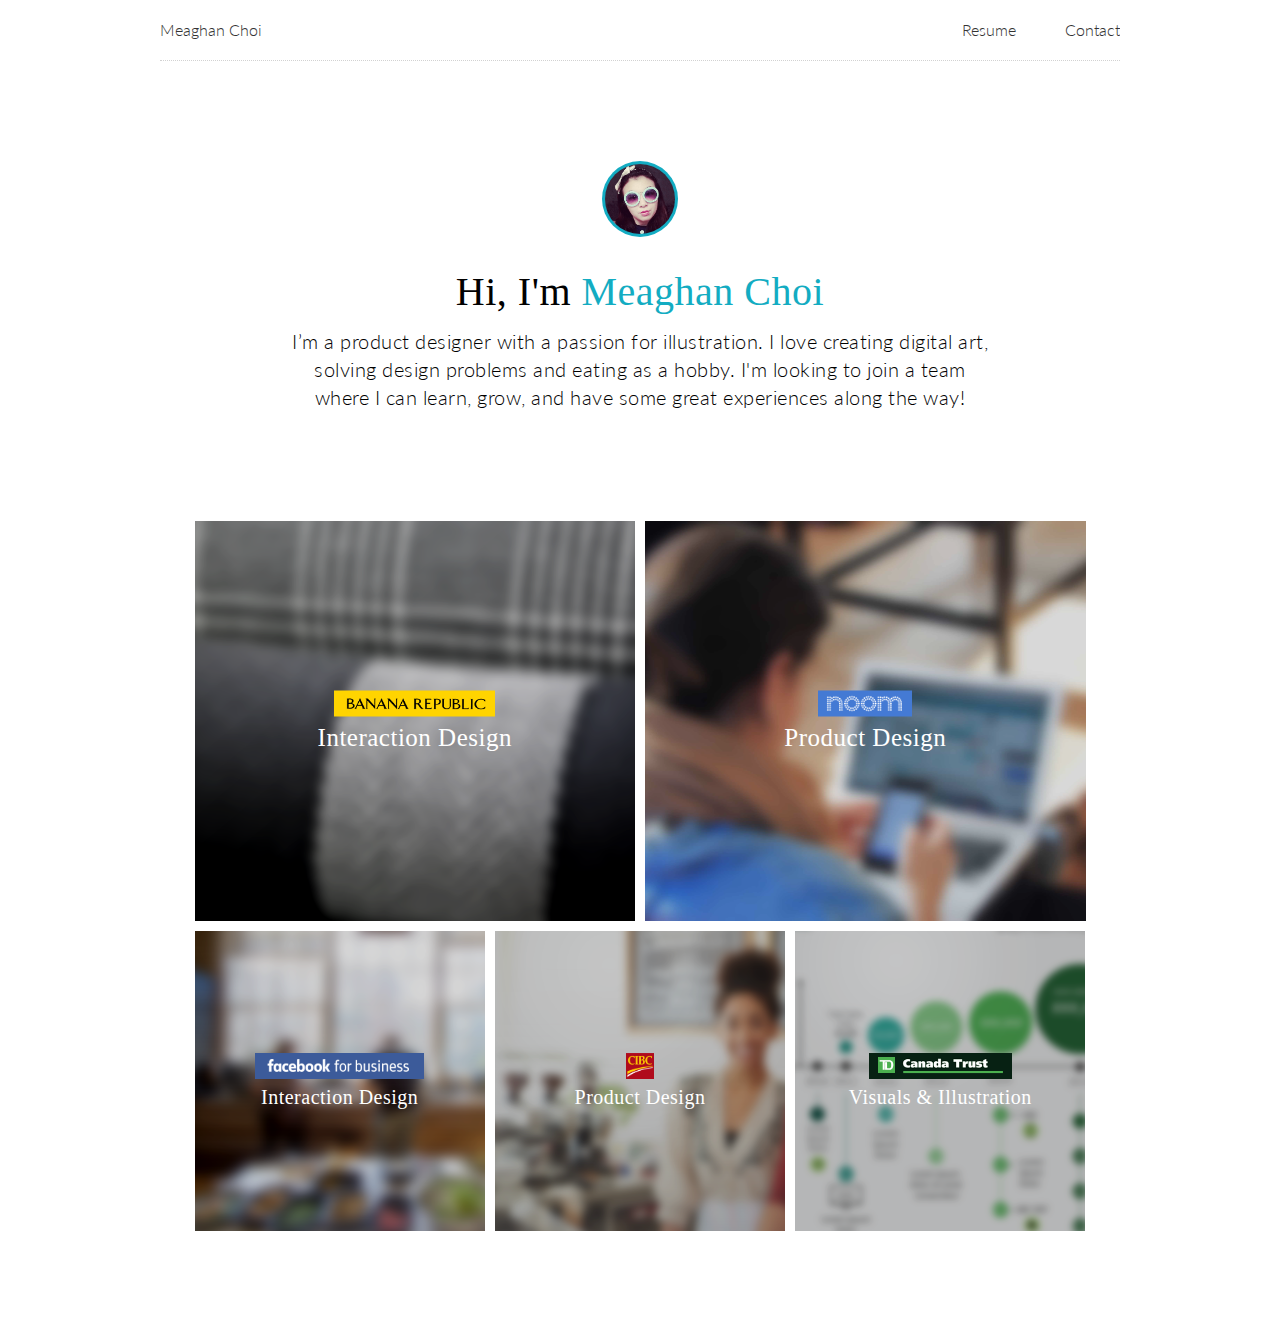
<file: index.html>
<!DOCTYPE html PUBLIC "-//W3C//DTD XHTML 1.0 Strict//EN" "http://www.w3.org/TR/xhtml1/DTD/xhtml1-strict.dtd">
<html xmlns="http://www.w3.org/1999/xhtml">

<head>
    <title>Meaghan Choi</title>
    <meta http-equiv="content-type" content="text/html; charset=utf-8" />
    <meta name="viewport" content="width=device-width, initial-scale=1">
    <link href='https://fonts.googleapis.com/css?family=Crimson+Text:400,700,600' rel='stylesheet' type='text/css'>
    <link href='https://fonts.googleapis.com/css?family=Tinos:400,700|Lato:400,300,300italic,400italic,700,700italic,900,900italic' rel='stylesheet' type='text/css'>
    <link href="style/reset.css" rel="stylesheet" type="text/css">
    <link href="style/main.css" rel="stylesheet" type="text/css">
</head>

<body>
  <nav id="nav">
    <div class="left name">
      <a href="http://meaghanchoi.com/">Meaghan Choi</a>
    </div>
    <div class="right">
      <ul class="nav ">
        <li><a href="http://meaghanchoi.com/images/CV.pdf" target="_blank">Resume</a></li>
        <li><a href="http://meaghanchoi.com/contact">Contact</a></li>
      </ul>
    </div>
  </nav>
  <div class="main">
    <div class="main_copy ">
      <div class="circle center">
        <img src="images/face.png" class="face"/>
      </div>
      <h2>Hi, I'm <span style="color:#13acc2">Meaghan Choi</span></h2>
      <p class="front_p"> I’m a product designer with a passion for illustration. I love creating digital art, solving design problems and eating as a hobby. I'm looking to join a team where I can learn, grow, and have some great experiences along the way!</p>
    </div>
    <div class="work">
      <div class="row">
        <div class="two">
          <a href="http://meaghanchoi.com/brol">
          <div class="portfolio_bg lg">
             <div id="brol_bg" class="portfolio_bg_img"></div>
             <div class="label">
              <img src="images/br_logo.png" class="logo"/>
              <h4 class="featured">Interaction Design</h4>
             </div>
          </div>
          </a>
        </div>
        <div class="two last ">
          <a href="http://meaghanchoi.com/noom">
          <div class="portfolio_bg lg">
             <div id="noom_bg" class="portfolio_bg_img"></div>
             <div class="label">
              <img src="images/noom_logo.png" class="logo"/>
              <h4 class="featured">Product Design</h4>
             </div>
          </div>
          </a>
        </div>
      </div>
      <div class="row">
        <a href="http://meaghanchoi.com/fb4b">
        <div class="three portfolio_bg sm">
          <div id="fb4b_bg" class="portfolio_bg_img"></div>
          <div class="label">
            <img src="images/fb4b_logo.png" class="logo"/>
            <h4>Interaction Design</h4>
          </div>
        </div>
        </a>
        <a href="http://meaghanchoi.com/cibc">
        <div class="three portfolio_bg sm">
          <div id="cibc_bg" class="portfolio_bg_img"></div>
          <div class="label">
            <img src="images/cibc_logo.png" class="logo"/>
            <h4>Product Design</h4>
          </div>
        </div>
        </a>
        <a href="http://meaghanchoi.com/td">
        <div class="three portfolio_bg sm last">
          <div id="td_bg" class="portfolio_bg_img"></div>
          <div class="label">
            <img src="images/td_logo.png" class="logo"/>
            <h4>Visuals & Illustration</h4>
          </div>
        </div>
        </a>
      </div>
    </div>
  </div>
    <footer>
  </footer>

  <script type="text/javascript" src="script/script.js"></script>
</body>

</html>
</file>
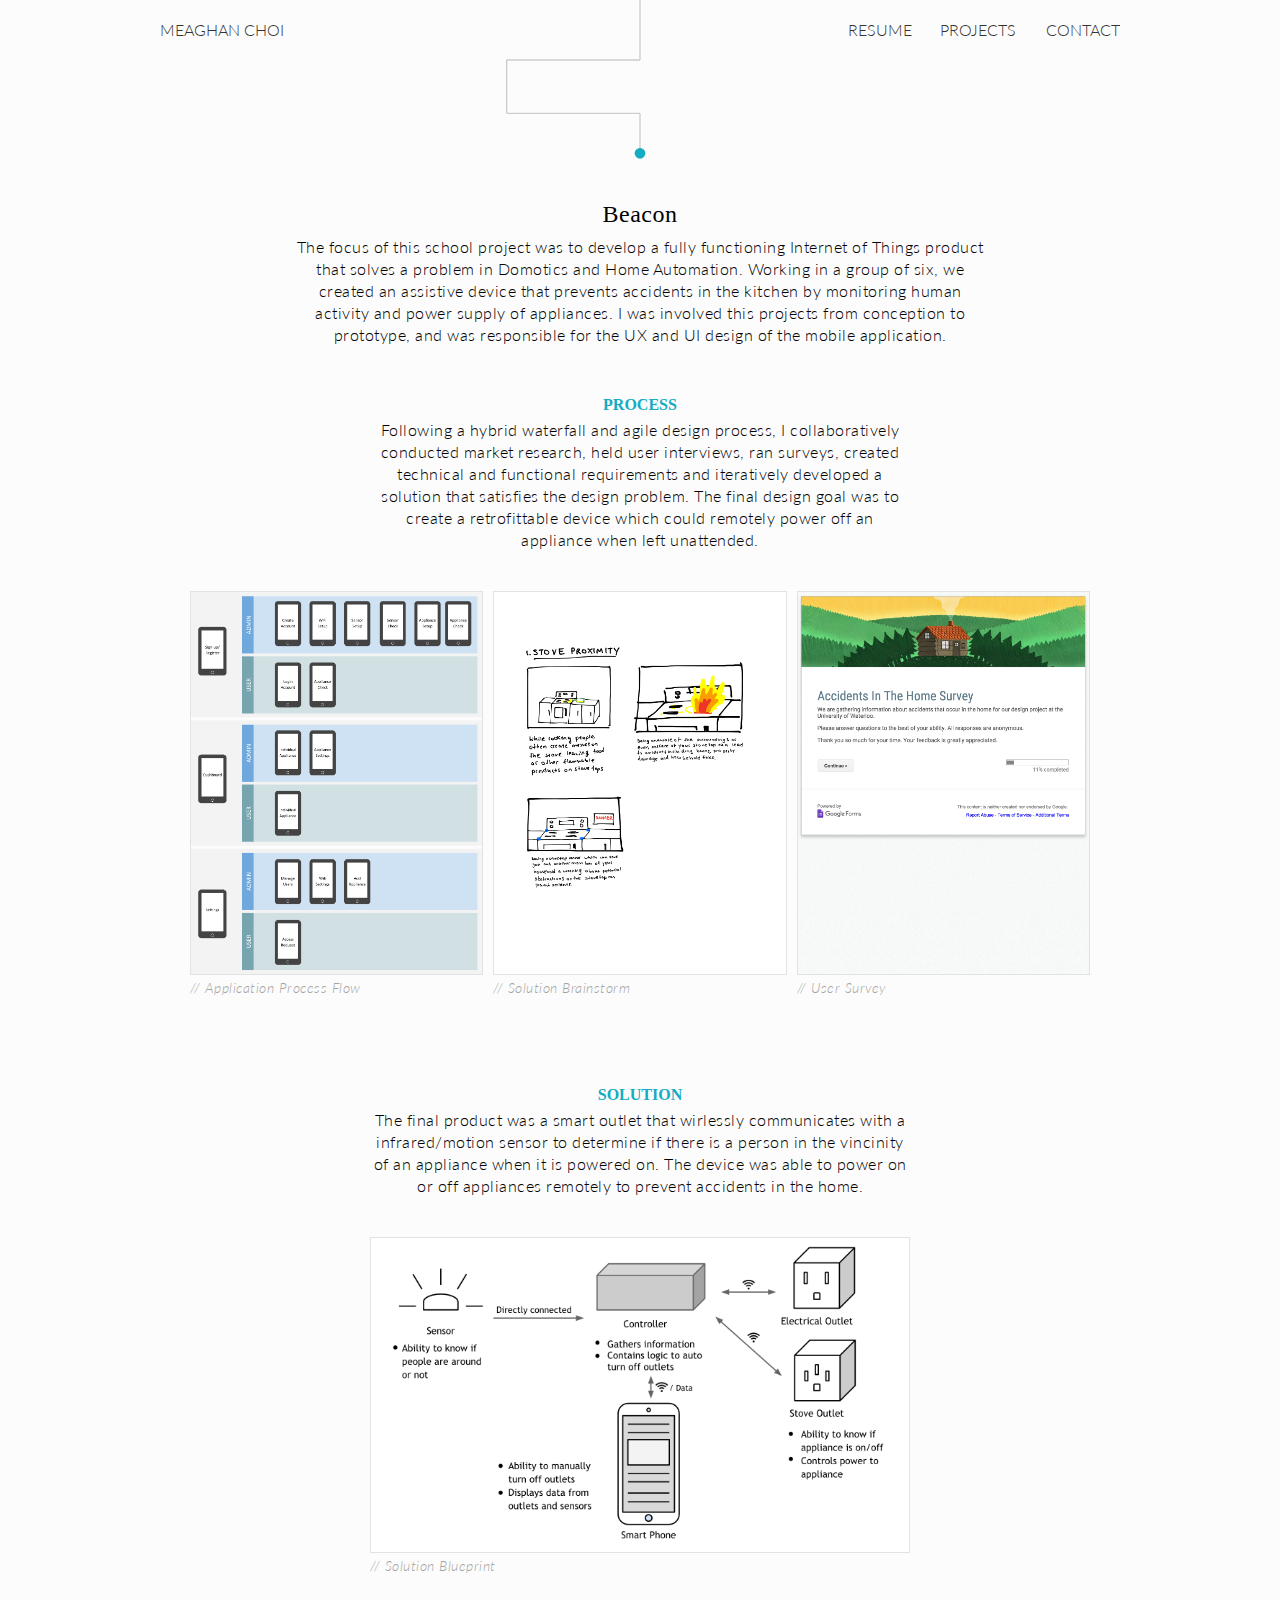
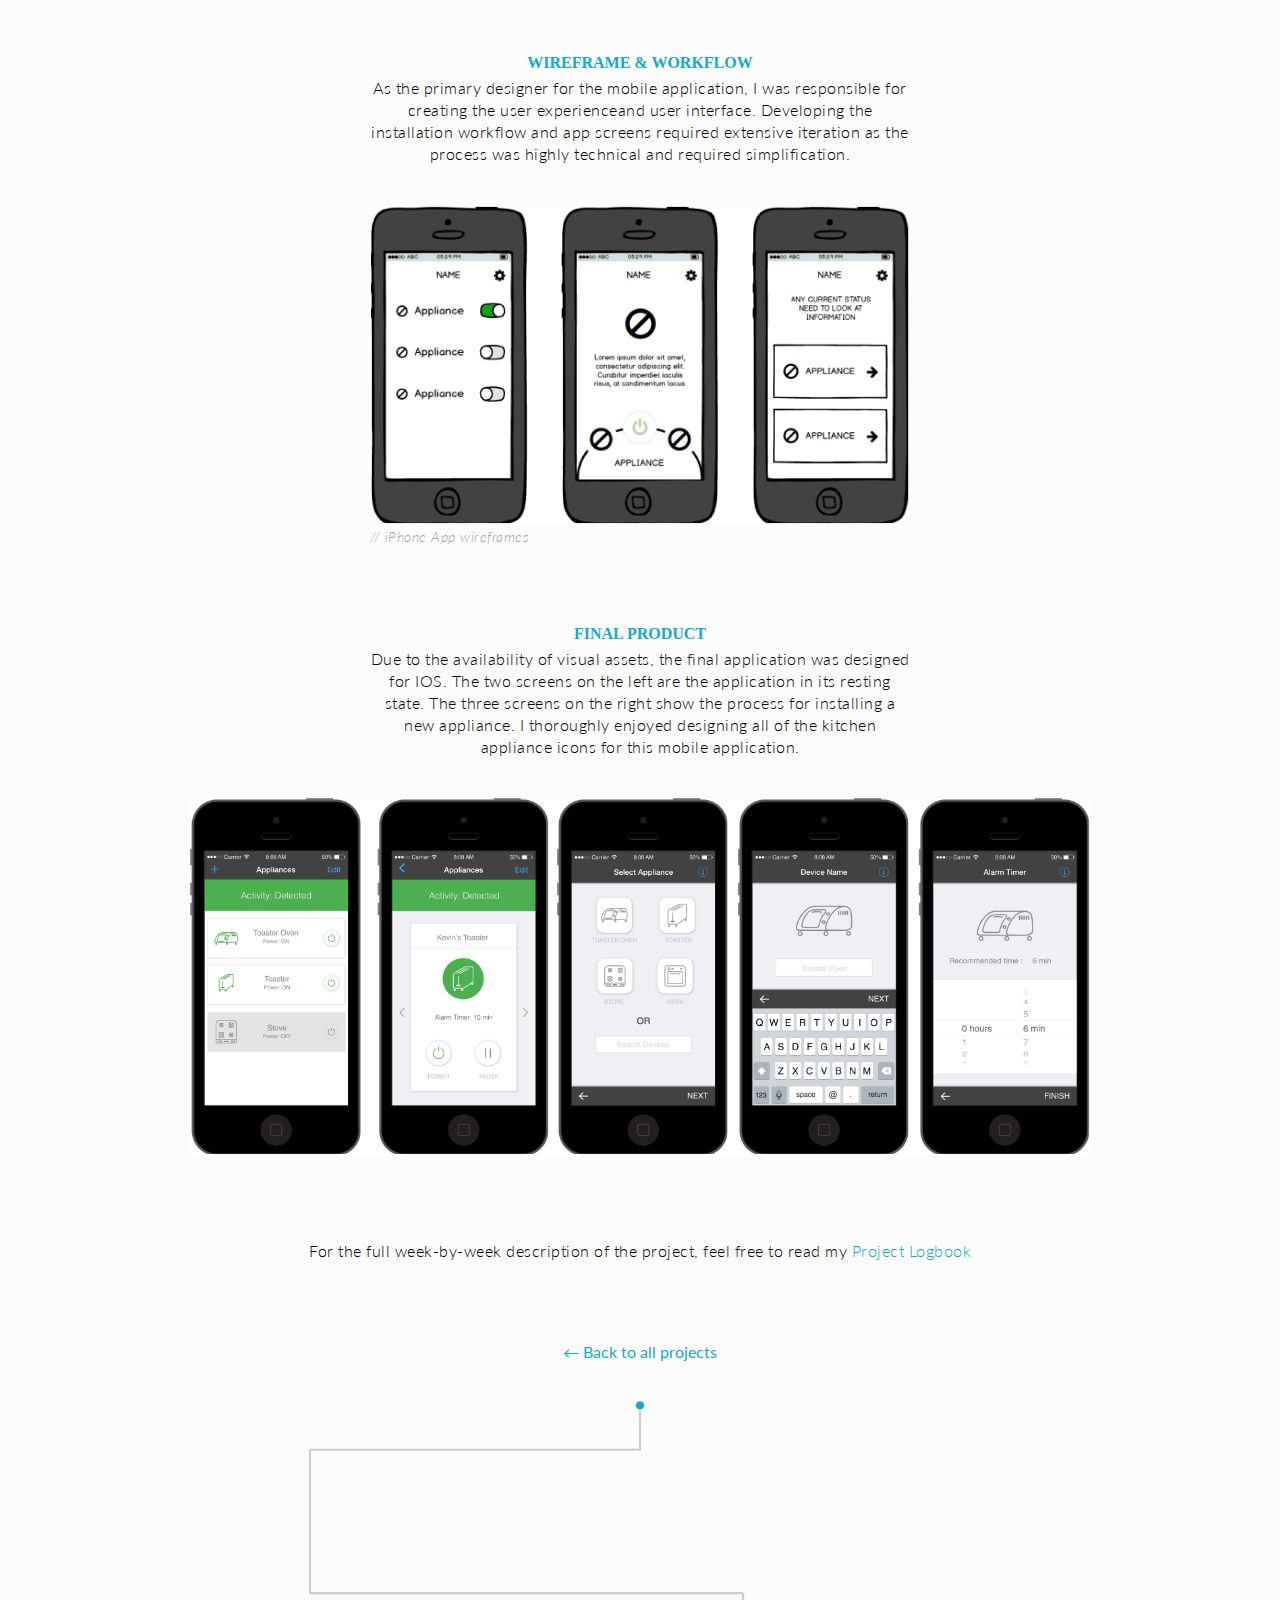
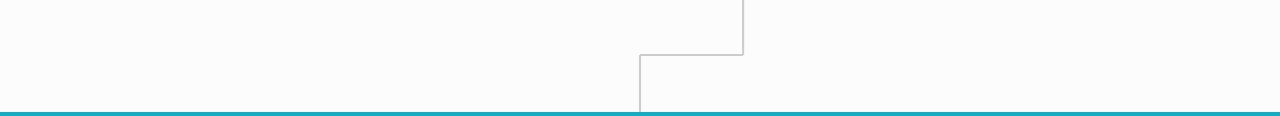
<file: beacon/index.html>
<!DOCTYPE html PUBLIC "-//W3C//DTD XHTML 1.0 Strict//EN" "http://www.w3.org/TR/xhtml1/DTD/xhtml1-strict.dtd">
<html xmlns="http://www.w3.org/1999/xhtml">

<head>
    <title>Meaghan Choi</title>
    <meta http-equiv="content-type" content="text/html; charset=utf-8" />
    <meta name="viewport" content="width=device-width, initial-scale=1">
    <link href='https://fonts.googleapis.com/css?family=Crimson+Text:400,700,600' rel='stylesheet' type='text/css'>
    <link href='https://fonts.googleapis.com/css?family=Tinos:400,700|Lato:400,300,300italic,400italic,700,700italic,900,900italic' rel='stylesheet' type='text/css'>
    <link href="style/reset.css" rel="stylesheet" type="text/css">
    <link href="style/main.css" rel="stylesheet" type="text/css">
</head>

<body>
  <nav id="nav">
    <div class="left  name">
      <a href="http://meaghanchoi.com/">Meaghan Choi</a>
    </div>
    <div class="right">
      <ul class="nav ">
        <li><a href="http://meaghanchoi.com/images/CV.pdf" target="_blank">Resume</a></li>
        <li><a href="http://meaghanchoi.com/projects">Projects</a></li>
        <li><a href="http://meaghanchoi.com/contact">Contact</a></li>
      </ul>
    </div>
  </nav>
  <div class="stroke" style="margin-top: -80px;">
      <svg viewBox="0 0 960 150" >
        <g transform="translate(480,0)">
          <g fill="none" stroke="#ccc" stroke-width="1">
            <line x1="0" y1="0" x2="0" y2="60" />
          </g>
        </g>
        <g transform="translate(480,60)">
          <g  fill="none" stroke="#ccc" stroke-width="1">
            <line x1="0" y1="0" x2="-100" y2="0" />
          </g>
        </g>
        <g transform="translate(380,60)">
          <g fill="none" stroke="#ccc" stroke-width="1">
            <line x1="0" y1="0" x2="0" y2="40" />
          </g>
        </g>
        <g transform="translate(380,100)">
          <g fill="none" stroke="#ccc" stroke-width="1">
            <line x1="0" y1="0" x2="100" y2="0" />
          </g>
        </g>
          <g transform="translate(480,100)">
          <g fill="none" stroke="#ccc" stroke-width="1">
            <line x1="0" y1="0" x2="0" y2="30" />
          </g>
        </g>
          <g fill="#13acc2">
            <circle cx="480" cy="130" r="4" />
          </g>
      </svg>
    </div>

  <div class="main" style="margin-top: 0px;">
    <div class="intro">
      <h2>Beacon</h2>
      <p>The focus of this school project was to develop a fully functioning Internet of Things product that solves a problem in Domotics and Home Automation. Working in a group of six, we created an assistive device that prevents accidents in the kitchen by monitoring human activity and power supply of appliances. I was involved this projects from conception to prototype, and was responsible for the UX and UI design of the mobile application.</p>
    </div>
    <div class="section">
      <div class="slim space">
        <h6>PROCESS</h6>
        <p>Following a hybrid waterfall and agile design process, I collaboratively conducted market research, held user interviews, ran surveys, created technical and functional requirements and iteratively developed a solution that satisfies the design problem. The final design goal was to create a retrofittable device which could remotely power off an appliance when left unattended.</p>
      </div>
      <div class="row space">
          <div class="three full">
            <img src="images/beacon1.png" class="full_image border md_border">
            <h5 class="caption md_border"> // Application Process Flow</h5>
          </div>
          <div class="three full">
            <img src="images/beacon2.png" class="full_image border md_border">
            <h5 class="caption md_border"> // Solution Brainstorm</h5>
          </div>
          <div class="three full last">
            <img src="images/beacon3.png" class="full_image border md_border">
            <h5 class="caption md_border"> // User Survey</h5>
          </div>
        </div>
    </div>
    <div class="section">
      <div class="slim space">
        <h6>Solution</h6>
        <p>The final product was a smart outlet that wirlessly communicates with a infrared/motion sensor to determine if there is a person in the vincinity of an appliance when it is powered on. The device was able to power on or off appliances remotely to prevent accidents in the home. </p>
        <img src="images/beacon6.png" class="full_image border space">
        <h5 class="caption"> // Solution Blueprint</h5>
      </div>
    </div>
     <div class="section space">
      <div class="slim">
      <h6>Wireframe & Workflow</h6>
      <p>As the primary designer for the mobile application, I was responsible for creating the user experienceand user interface. Developing the installation workflow and app screens required extensive iteration as the process was highly technical and required simplification. </p>
    
    <img src="images/beacon5.png" class="full_image space">
    <h5 class="caption"> // iPhone App wireframes</h5>
    </div>
    </div>
    <div class="section space">
      <div class="slim">
      <h6>Final Product</h6>
      <p>Due to the availability of visual assets, the final application was designed for IOS. The two screens on the left are the application in its resting state. The three screens on the right show the process for installing a new appliance. I thoroughly enjoyed designing all of the kitchen appliance icons for this mobile application. </p>
    </div>
    <img src="images/beacon4.png" class="full_image space">
    </div>
    <div class="section">
        <p>For the full week-by-week description of the project, feel free to read my <a href="https://docs.google.com/document/d/1zkv9QbrQkzEmTDQtf9dtC4jVPP4xuvyxL3BszGzO-L4/edit?usp=sharing" target="_blank" class="dev_link">Project Logbook</a></p>
    </div>
    <div class="go_back">
      <a href="http://meaghanchoi.com/projects">
        &#8592; Back to all projects
      </a>
    </div>
    <svg viewBox="0 0 960 310" >
      <g fill="#13acc2">
          <circle cx="480" cy="13" r="4" />
        </g>
      <g transform="translate(480,17)">
        <g fill="none" stroke="#ccc" stroke-width="2">
          <line x1="0" y1="0" x2="0" y2="40" />
        </g>
      </g>
      <g transform="translate(480,56)">
        <g fill="none" stroke="#ccc" stroke-width="2">
          <line x1="0" y1="0" x2="-320" y2="0" />
        </g>
      </g>
      <g transform="translate(160,56)">
       <g fill="none" stroke="#ccc" stroke-width="2">
          <line x1="0" y1="0" x2="0" y2="140"/>
        </g>
      </g>
      <g transform="translate(160,195)">
        <g fill="none" stroke="#ccc" stroke-width="2">
          <line x1="0" y1="0" x2="420" y2="0"/>
        </g>
      </g>
      <g transform="translate(580,195)">
        <g fill="none" stroke="#ccc" stroke-width="2">
          <line x1="0" y1="0" x2="0" y2="60"/>
        </g>
      </g>
      <g transform="translate(580,255)">
        <g fill="none" stroke="#ccc" stroke-width="2">
          <line x1="0" y1="0" x2="-100" y2="0"/>
        </g>
      </g>
      <g transform="translate(480,255)">
        <g fill="none" stroke="#ccc" stroke-width="2">
          <line x1="0" y1="0" x2="0" y2="600"/>
        </g>
      </g>
    </svg>
  </div>
    <footer>
  </footer>
</body>

</html>
</file>
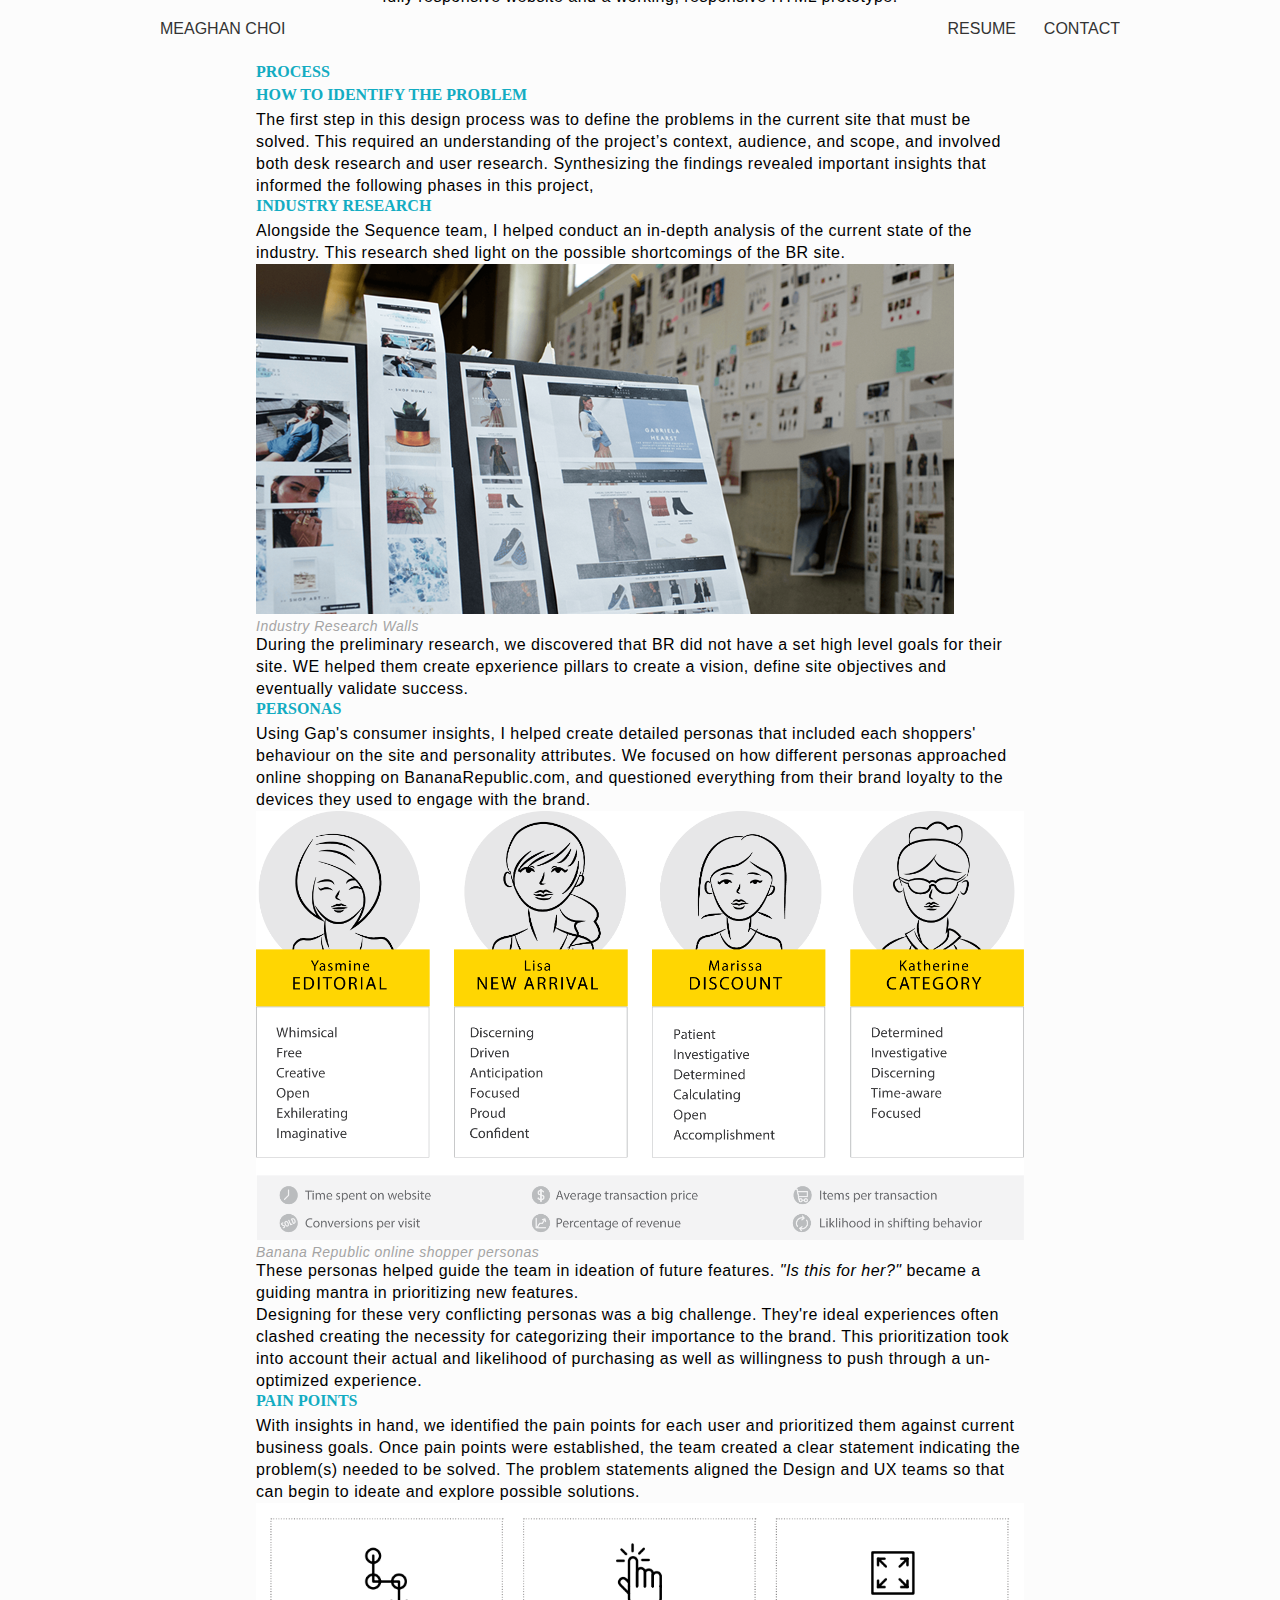
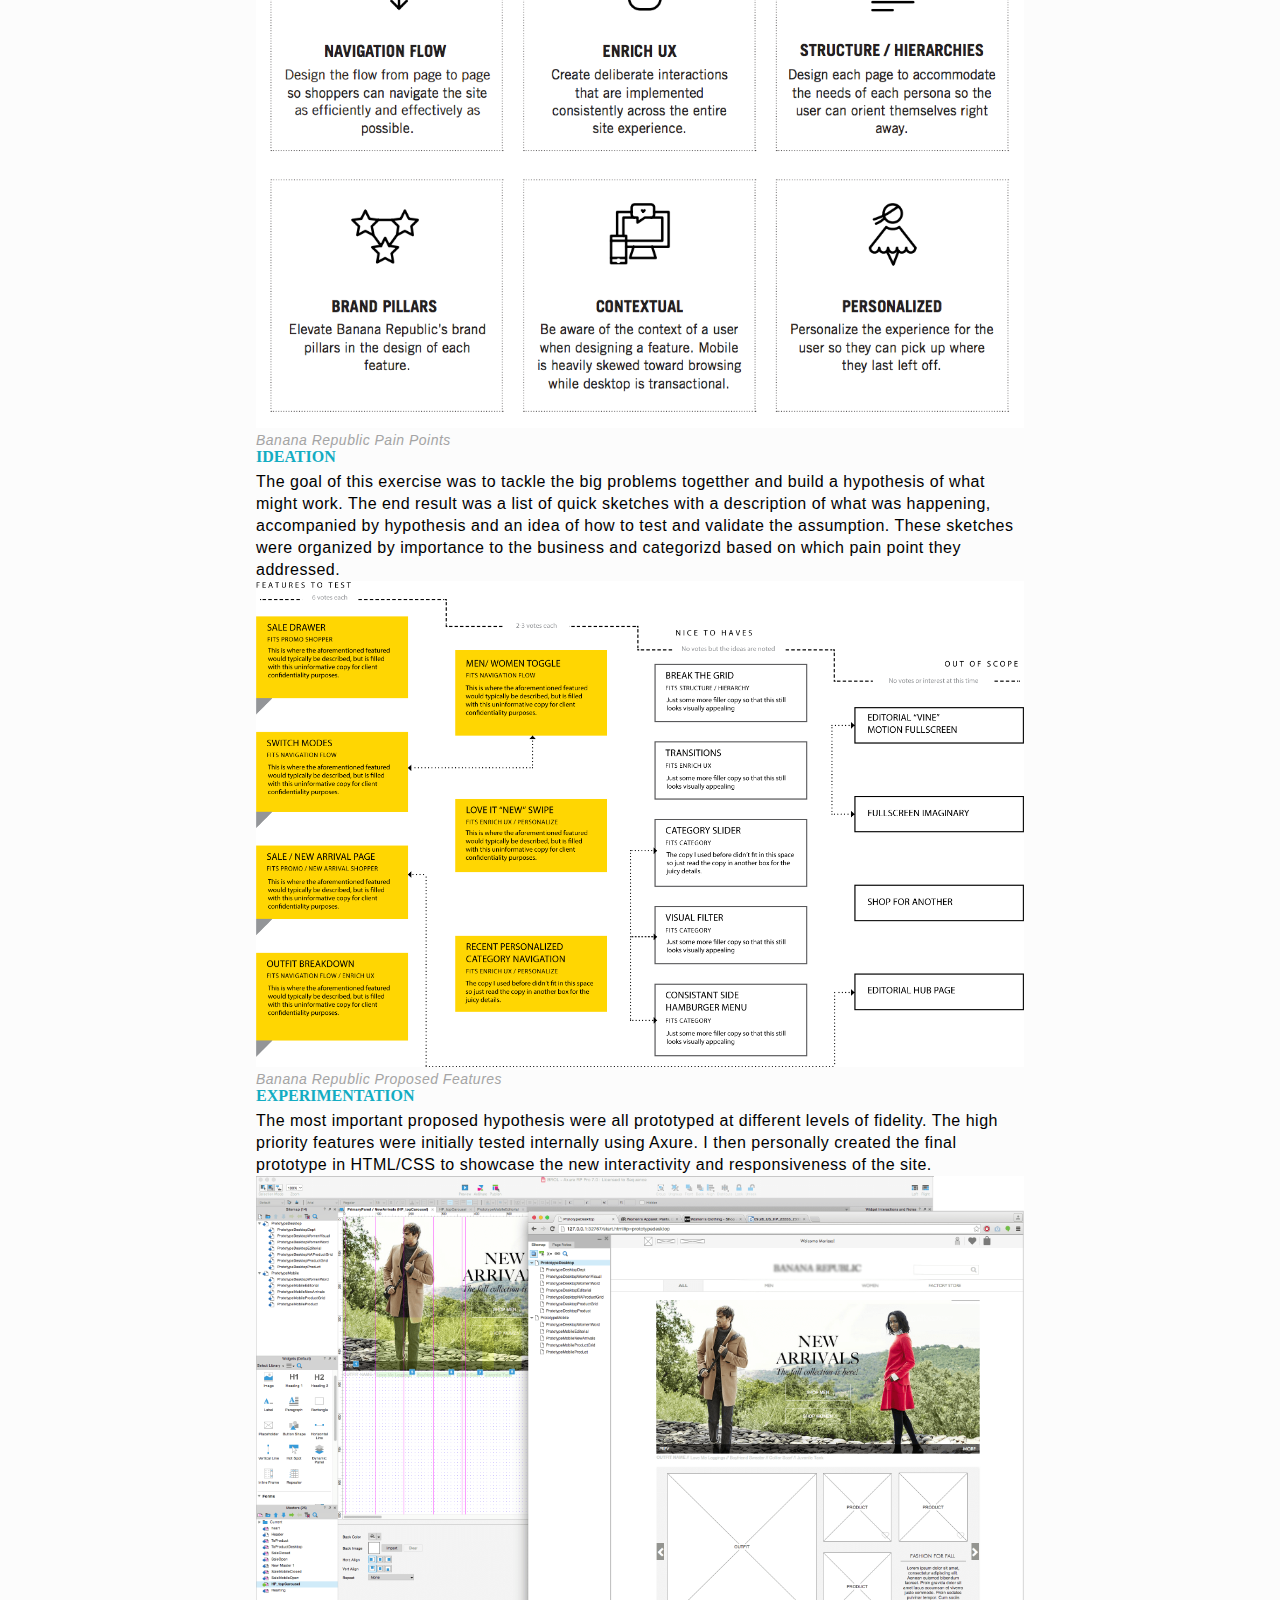
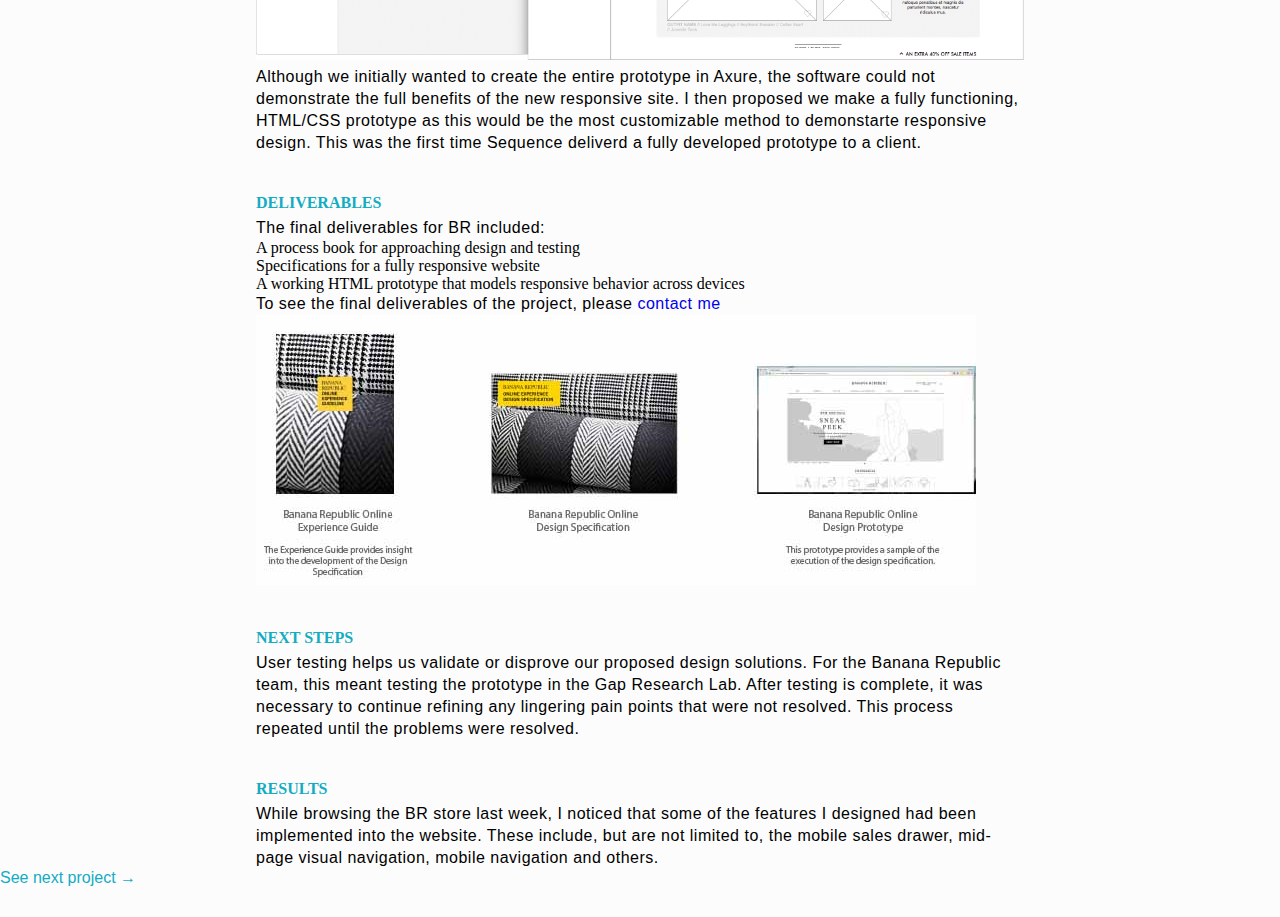
<file: brol/index.html>
<!DOCTYPE html PUBLIC "-//W3C//DTD XHTML 1.0 Strict//EN" "http://www.w3.org/TR/xhtml1/DTD/xhtml1-strict.dtd">
<html xmlns="http://www.w3.org/1999/xhtml">

<head>
    <title>Meaghan Choi</title>
    <meta http-equiv="content-type" content="text/html; charset=utf-8" />
    <meta name="viewport" content="width=device-width, initial-scale=1">
    <link href='https://fonts.googleapis.com/css?family=Crimson+Text:400,700,600' rel='stylesheet' type='text/css'>
    <link href='https://fonts.googleapis.com/css?family=Tinos: <div class="circle center">
        <img src="images/face.png" class="face"/>
      </div>400,700|Lato:400,300,300italic,400italic,700,700italic,900,900italic' rel='stylesheet' type='text/css'>
    <link href="style/reset.css" rel="stylesheet" type="text/css">
    <link href="style/main.css" rel="stylesheet" type="text/css">
</head>

<body>
  <nav id="nav">
    <div class="left  name">
      <a href="http://meaghanchoi.com/">Meaghan Choi</a>
    </div>
    <div class="right">
      <ul class="nav ">
        <li><a href="http://meaghanchoi.com/images/CV.pdf" target="_blank">Resume</a></li>
        <li><a href="http://meaghanchoi.com/contact">Contact</a></li>
      </ul>
    </div>
  </nav>

  <!--<div class="top">
    <p>&uarr; Back to top</p>
  </div>-->
  <div class="main">
    <div class="main_copy process">
      <div class="circle br center">
        <img src="images/br_homepage.png" class="face" />
      </div>
      <h2>Banana Republic</h2>
      <p>During my time at Sequence, I was given the opportunity to collaborate on Banana Republic's website as it transitioned to a responsive design. As the sole Interaction Designer on the project, I worked closely with Banana Republic’s Strategy and Design teams, Gap’s User Experience team, and a team of designers from Sequence to deliver: defined primary shopper segments, a process book for approaching design and testing, specifications for a fully responsive website and a working, responsive HTML prototype.</li>
        </ul>
    </div>
  </div>
  <div class="slim">
    <div class="space">
      <h6>Process</h6>
      <div class="constraints first">
        <h6>How to identify the problem</h6>
        <p>The first step in this design process was to define the problems in the current site that must be solved. This required an understanding of the project’s context, audience, and scope, and involved both desk research and user research. Synthesizing the findings revealed important insights that informed the following phases in this project,</p>
      </div>
      <div class="constraints">
        <h6>Industry Research</h6>
        <p>Alongside the Sequence team, I helped conduct an in-depth analysis of the current state of the industry. This research shed light on the possible shortcomings of the BR site.</p>
        <img src="images/brol1test.png" class="full_image">
        <h5 class="caption">Industry Research Walls</h5>
        <div class="problem">
          <p>During the preliminary research, we discovered that BR did not have a set high level goals for their site. WE helped them create epxerience pillars to create a vision, define site objectives and eventually validate success.</p>
        </div>
      </div>
      <div class="constraints">
        <h6>Personas</h6>
        <p>Using Gap's consumer insights, I helped create detailed personas that included each shoppers' behaviour on the site and personality attributes. We focused on how different personas approached online shopping on BananaRepublic.com, and questioned everything from their brand loyalty to the devices they used to engage with the brand.</p>
        </ul>
        <img src="images/brol_personas.png" class="full_image">
        <h5 class="caption">Banana Republic online shopper personas</h5>
        <p>These personas helped guide the team in ideation of future features. <i>"Is this for her?"</i> became a guiding mantra in prioritizing new features.</p>
        <div class="problem">
          <p>Designing for these very conflicting personas was a big challenge. They're ideal experiences often clashed creating the necessity for categorizing their importance to the brand. This prioritization took into account their actual and likelihood of purchasing as well as willingness to push through a un-optimized experience.</p>
        </div>
      </div>
      <div class="constraints first">
        <h6>Pain Points</h6>
        <p>With insights in hand, we identified the pain points for each user and prioritized them against current business goals. Once pain points were established, the team created a clear statement indicating the problem(s) needed to be solved. The problem statements aligned the Design and UX teams so that can begin to ideate and explore possible solutions. </p>
        <img src="images/br_painpoints.png" class="full_image">
        <h5 class="caption">Banana Republic Pain Points</h5>
      </div>
      <div class="constraints">
        <h6>Ideation</h6>
        <p>The goal of this exercise was to tackle the big problems togetther and build a hypothesis of what might work. The end result was a list of quick sketches with a description of what was happening, accompanied by hypothesis and an idea of how to test and validate the assumption. These sketches were organized by importance to the business and categorizd based on which pain point they addressed. </p>
        <img src="images/brol_ideation.png" class="full_image">
        <h5 class="caption">Banana Republic Proposed Features</h5>
      </div>
      <div class="constraints">
        <h6>Experimentation</h6>
        <p>The most important proposed hypothesis were all prototyped at different levels of fidelity. The high priority features were initially tested internally using Axure. I then personally created the final prototype in HTML/CSS to showcase the new interactivity and responsiveness of the site.
          <img src="images/brolscreenshot.png" class=" full_image">
          <div class="problem">
            <p>Although we initially wanted to create the entire prototype in Axure, the software could not demonstrate the full benefits of the new responsive site. I then proposed we make a fully functioning, HTML/CSS prototype as this would be the most customizable method to demonstarte responsive design. This was the first time Sequence deliverd a fully developed prototype to a client.</p>
          </div>
      </div>
    </div>
    <div class=" space">
      <h6>Deliverables</h6>
      <p>The final deliverables for BR included:</p>
      <ul>
        <li> A process book for approaching design and testing</li>
        <li> Specifications for a fully responsive website</li>
        <li> A working HTML prototype that models responsive behavior across devices</li>
      </ul>
      <p>To see the final deliverables of the project, please <a href="meaghanchoi.com/contact">contact me</a></p>
      <img src="images/brol_deliverables.jpg" class=" full_image">
    </div>
    <div class="space">
      <h6>Next Steps</h6>
      <p>User testing helps us validate or disprove our proposed design solutions. For the Banana Republic team, this meant testing the prototype in the Gap Research Lab. After testing is complete, it was necessary to continue refining any lingering pain points that were not resolved. This process repeated until the problems were resolved.</p>
    </div>
    <div class=" space">
      <h6>Results</h6>
      <p>While browsing the BR store last week, I noticed that some of the features I designed had been implemented into the website. These include, but are not limited to, the mobile sales drawer, mid-page visual navigation, mobile navigation and others.</p>
    </div>
  </div>
  <div class="go_back">
    <a href="http://meaghanchoi.com/noom/">See next project &rarr;</a>
  </div>
</body>

</html>
</file>
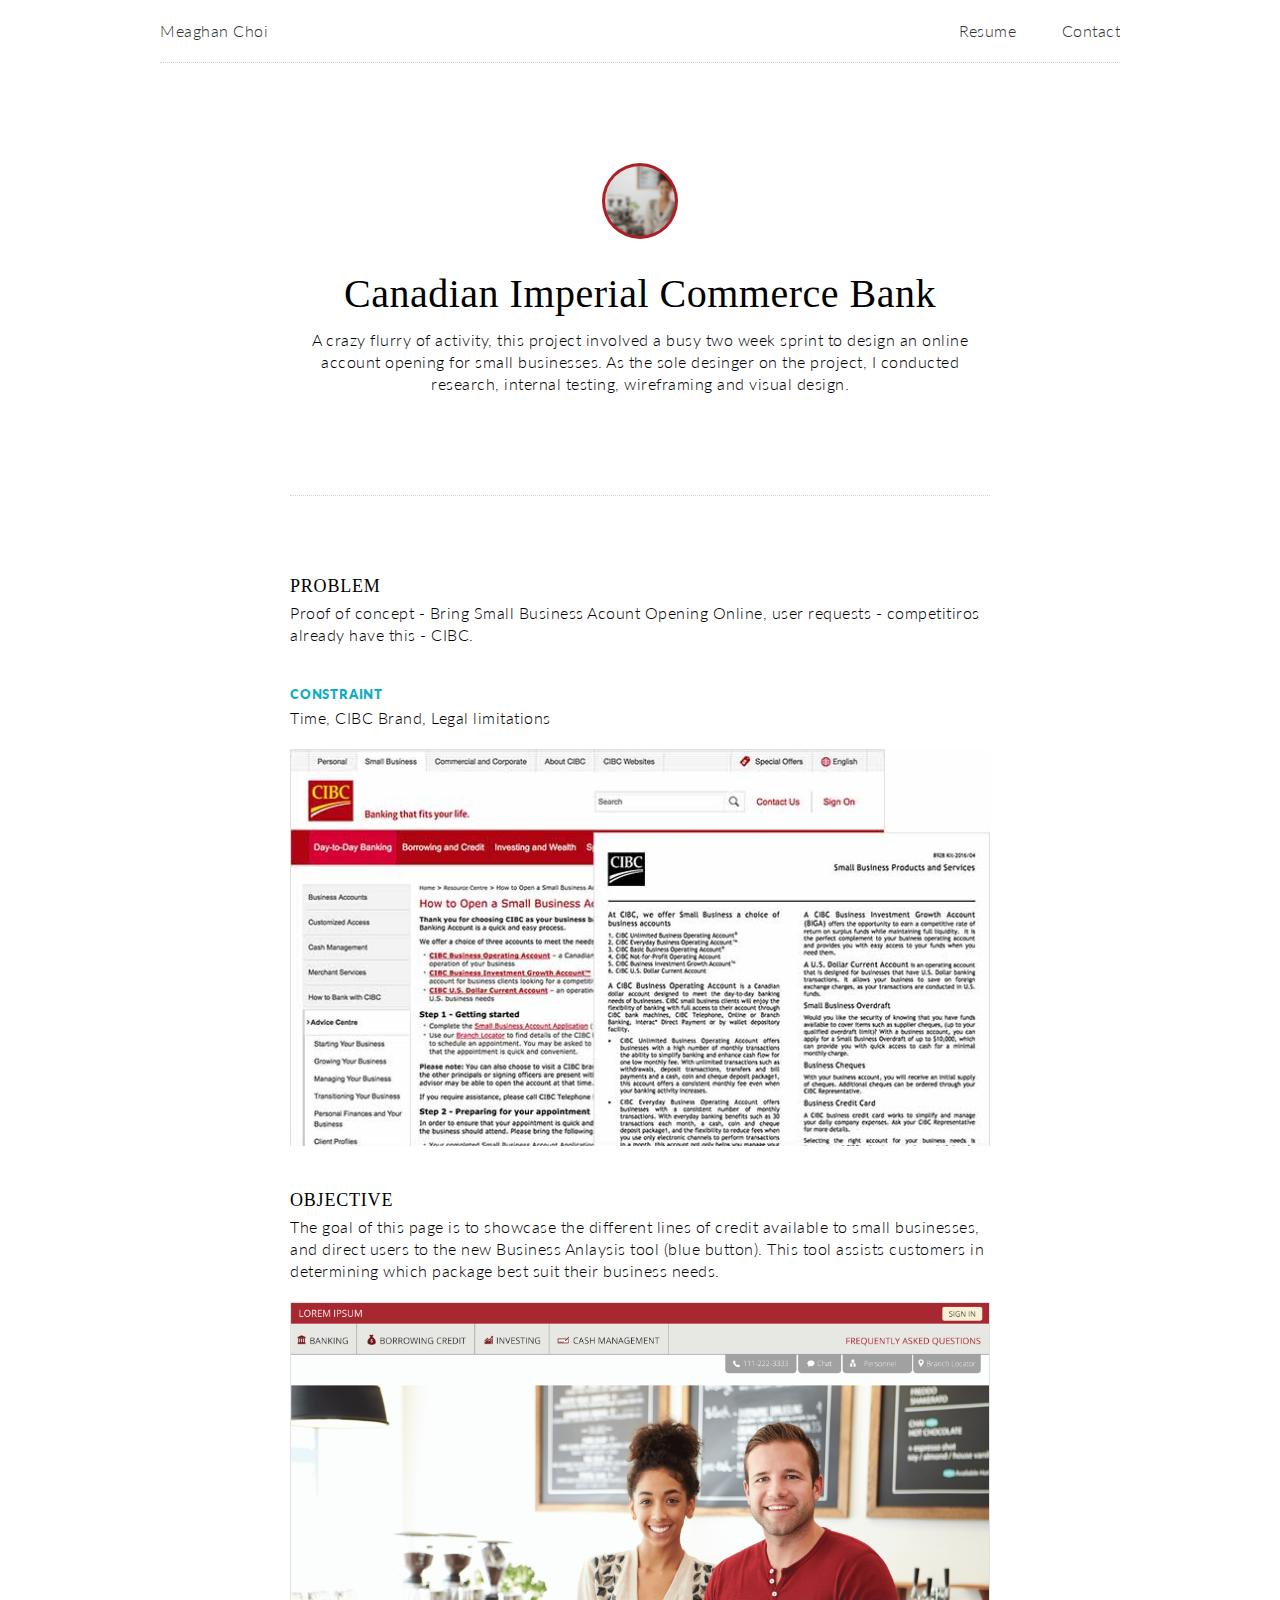
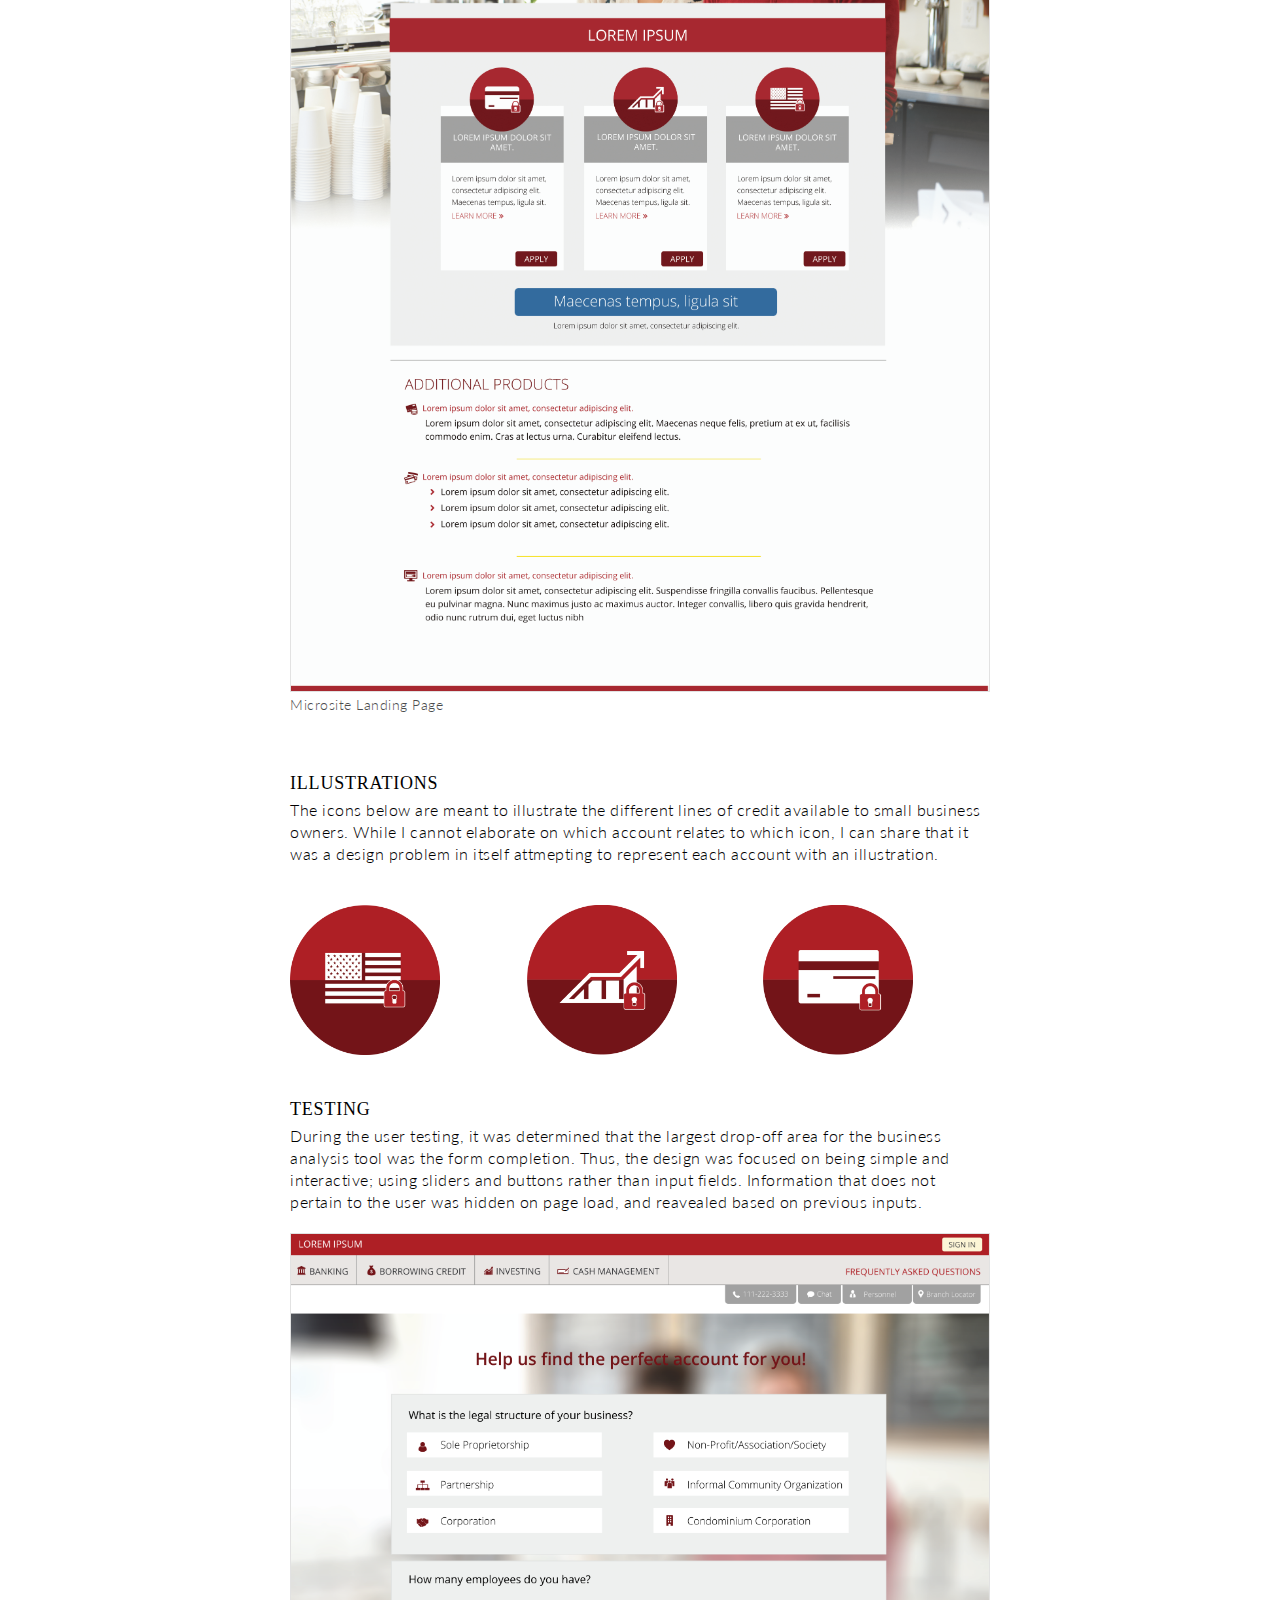
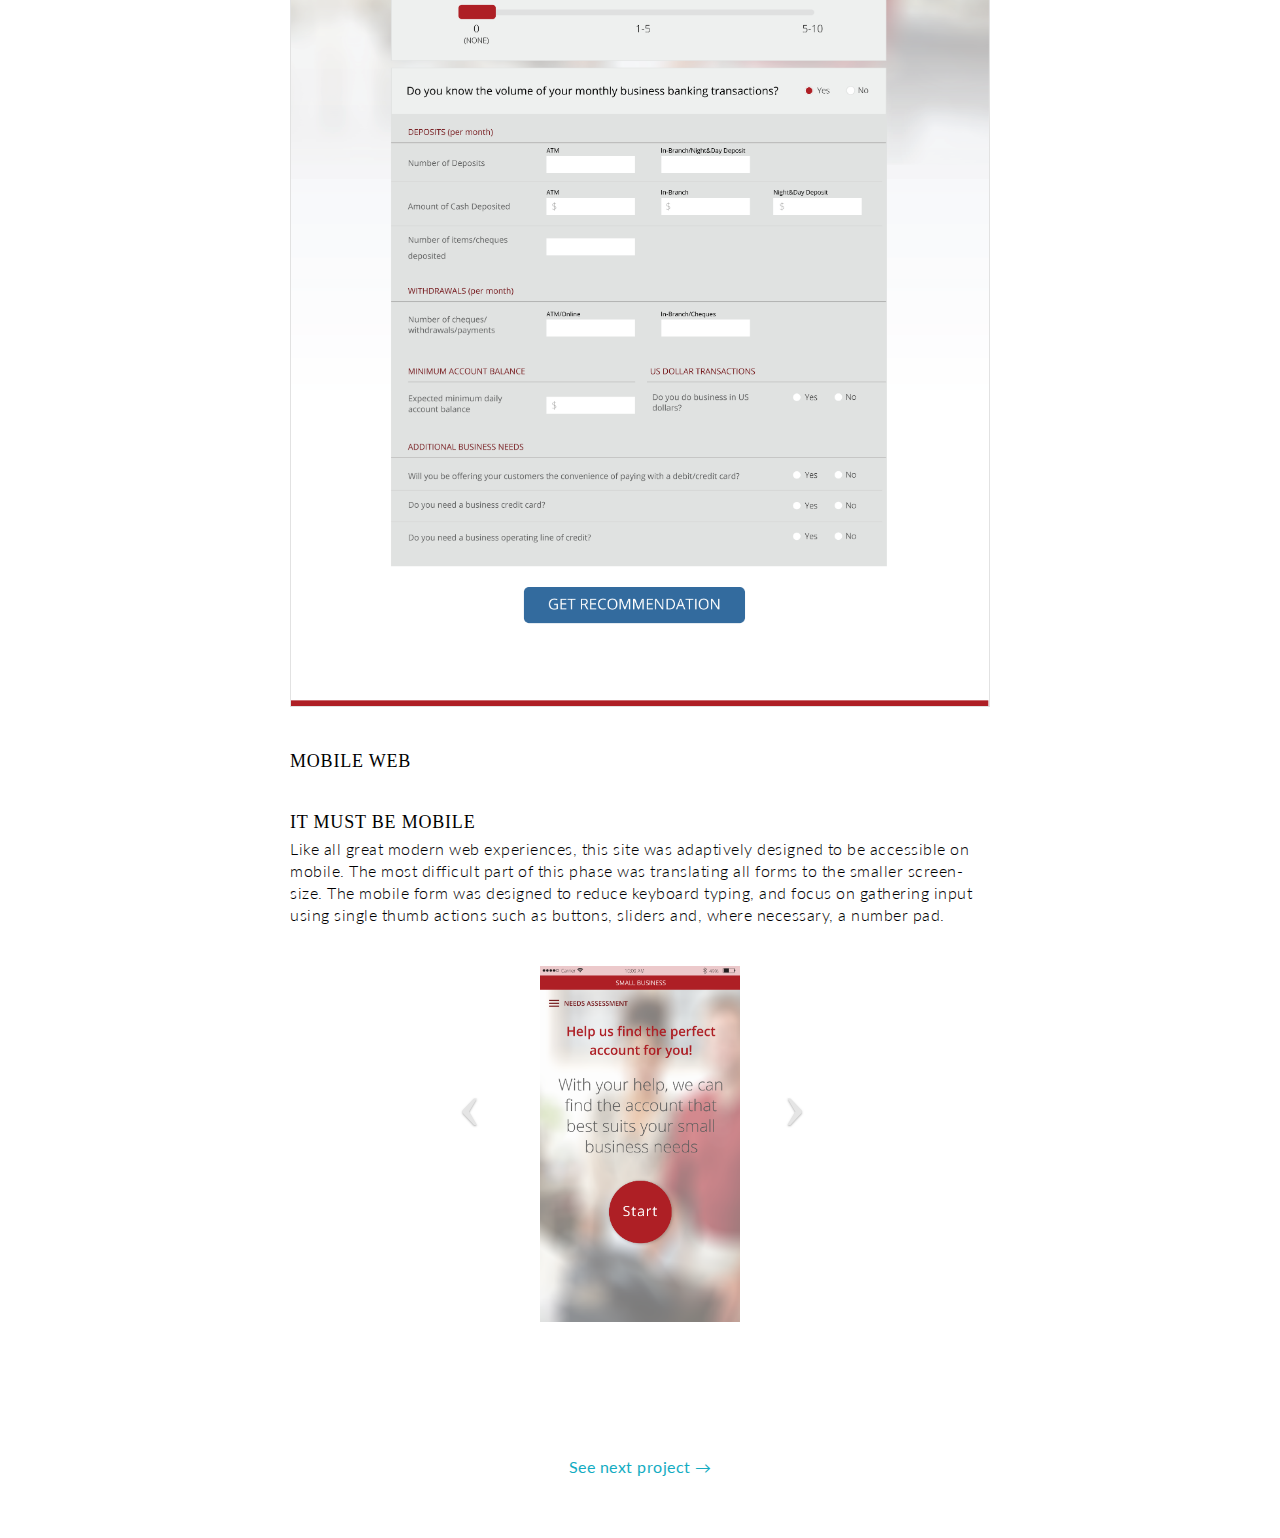
<file: cibc/index.html>
<!DOCTYPE html PUBLIC "-//W3C//DTD XHTML 1.0 Strict//EN" "http://www.w3.org/TR/xhtml1/DTD/xhtml1-strict.dtd">
<html xmlns="http://www.w3.org/1999/xhtml">

<head>
    <title>Meaghan Choi</title>
    <meta http-equiv="content-type" content="text/html; charset=utf-8" />
    <meta name="viewport" content="width=device-width, initial-scale=1">
    <link href='https://fonts.googleapis.com/css?family=Crimson+Text:400,700,600' rel='stylesheet' type='text/css'>
    <link href='https://fonts.googleapis.com/css?family=Tinos:400,700|Lato:400,300,300italic,400italic,700,700italic,900,900italic' rel='stylesheet' type='text/css'>
    <link href="style/reset.css" rel="stylesheet" type="text/css">
    <link href="style/carousel.css" rel="stylesheet" type="text/css">
    <link href="style/main.css" rel="stylesheet" type="text/css">
    <script src="https://ajax.googleapis.com/ajax/libs/jquery/1.11.0/jquery.min.js"></script>
    <script src="http://maxcdn.bootstrapcdn.com/bootstrap/3.3.5/js/bootstrap.min.js"></script>
</head>

<body>
  <nav id="nav">
    <div class="left name">
      <a href="http://meaghanchoi.com/">Meaghan Choi</a>
    </div>
    <div class="right">
      <ul class="nav">
        <li><a href="http://meaghanchoi.com/images/CV.pdf" target="_blank">Resume</a></li>
        <li><a href="http://meaghanchoi.com/contact">Contact</a></li>
      </ul>
    </div>
  </nav>
  <div class="main" style="margin-top: 0px;">
    <div class="main_copy process">
      <div class="circle cibc center">
        <img src="images/cibc_homepage.png" class="face" />
      </div>
      <h2>Canadian Imperial Commerce Bank</h2>
      <p>A crazy flurry of activity, this project involved a busy two week sprint to design an online account opening for small businesses. As the sole desinger on the project, I conducted research, internal testing, wireframing and visual design. </p>
    </div>
    <div class="slim">
      <div class="space">
        <h6>Problem</h6>
        <p>Proof of concept - Bring Small Business Acount Opening Online, user requests - competitiros already have this - CIBC.</p>
        <div class="constraints">
          <h6>Constraint</h6>
          <p>Time, CIBC Brand, Legal limitations</p>
        </div>
        <img src="images/cibc_problem.jpg" class="full_image" />
      </div>
      <div class="space">
        <h6>Objective</h6>
        <p>The goal of this page is to showcase the different lines of credit available to small businesses, and direct users to the new Business Anlaysis tool (blue button). This tool assists customers in determining which package best suit their business needs.</p>
        <img src="images/cibc1.png" class="full_image border">
        <h5 class="caption">Microsite Landing Page</h5>
      </div>
      <div class="space">
        <h6>illustrations</h6>
        <p>The icons below are meant to illustrate the different lines of credit available to small business owners. While I cannot elaborate on which account relates to which icon, I can share that it was a design problem in itself attmepting to represent each account with an illustration.</p>
        <div class="row space">
          <div class="three spec">
            <img src="images/cibc_icon1.png" class="icon">
          </div>
          <div class="three spec">
            <img src="images/cibc_icon2.png" class="icon">
          </div>
          <div class="three spec last">
            <img src="images/cibc_icon3.png" class="icon">
          </div>
        </div>
      </div>
      <div class="space">
        <h6>Testing</h6>
        <p>During the user testing, it was determined that the largest drop-off area for the business analysis tool was the form completion. Thus, the design was focused on being simple and interactive; using sliders and buttons rather than input fields. Information that does not pertain to the user was hidden on page load, and reavealed based on previous inputs.</p>
        <img src="images/cibc2.png" class="full_image border">
      </div>
      <div class="space">
        <h6>Mobile web</h6>
        <div class="slim space">
          <h6>It must be mobile</h6>
          <p>Like all great modern web experiences, this site was adaptively designed to be accessible on mobile. The most difficult part of this phase was translating all forms to the smaller screen-size. The mobile form was designed to reduce keyboard typing, and focus on gathering input using single thumb actions such as buttons, sliders and, where necessary, a number pad. </p>
        </div>
        <!-- Carousel -->
        <div id="myCarousel" class="carousel slide" data-ride="carousel">
          <!-- Wrapper for slides -->
          <div class="carousel-inner" role="listbox">
            <div class="item active">
              <img src="images/mobile1.png" class="shadow">
            </div>
            <div class="item">
              <img src="images/mobile2.png" class="shadow ">
            </div>
            <div class="item">
              <img src="images/mobile3.png" class="shadow ">
            </div>
            <div class="item">
              <img src="images/mobile4.png" class="shadow ">
            </div>
            <div class="item">
              <img src="images/mobile5.png" class="shadow ">
            </div>
            <div class="item">
              <img src="images/mobile6.png" class="shadow ">
            </div>
            <div class="item">
              <img src="images/mobile7.png" class="shadow ">
            </div>
            <div class="item">
              <img src="images/mobile8.png" class="shadow ">
            </div>
          </div>
          <!-- Left and right controls -->
          <a class="left carousel-control" href="#myCarousel" role="button" data-slide="prev">
            <span class="glyphicon glyphicon-chevron-left" aria-hidden="true"></span>
          </a>
          <a class="right carousel-control" href="#myCarousel" role="button" data-slide="next">
            <span class="glyphicon glyphicon-chevron-right" aria-hidden="true"></span>
          </a>
        </div>
      </div>
      <!--<div class="constraints">
          <h6>Constraints</h6>
          <p>I think this is going ot end up talking about the time and resource constraints. The length of the form could not alter flow once laid down (requirement) and the brand constraints (pretty ugly colors and home site.</p>
        </div>
      </div>
      <div class="space">
        <h6>Process</div>
        <div class="constraints">
          <h6>Market Research</h6>
          <p>Talk about the design of the pages</p>
     
        </div>-->
    </div>
  </div>
  <script type="text/javascript">
  $('.carousel').carousel({
    interval: false
  });
  </script>
  <div class="go_back">
    <a href="http://meaghanchoi.com/td/">See next project &rarr;</a>
  </div>
</body>

</html>
</file>
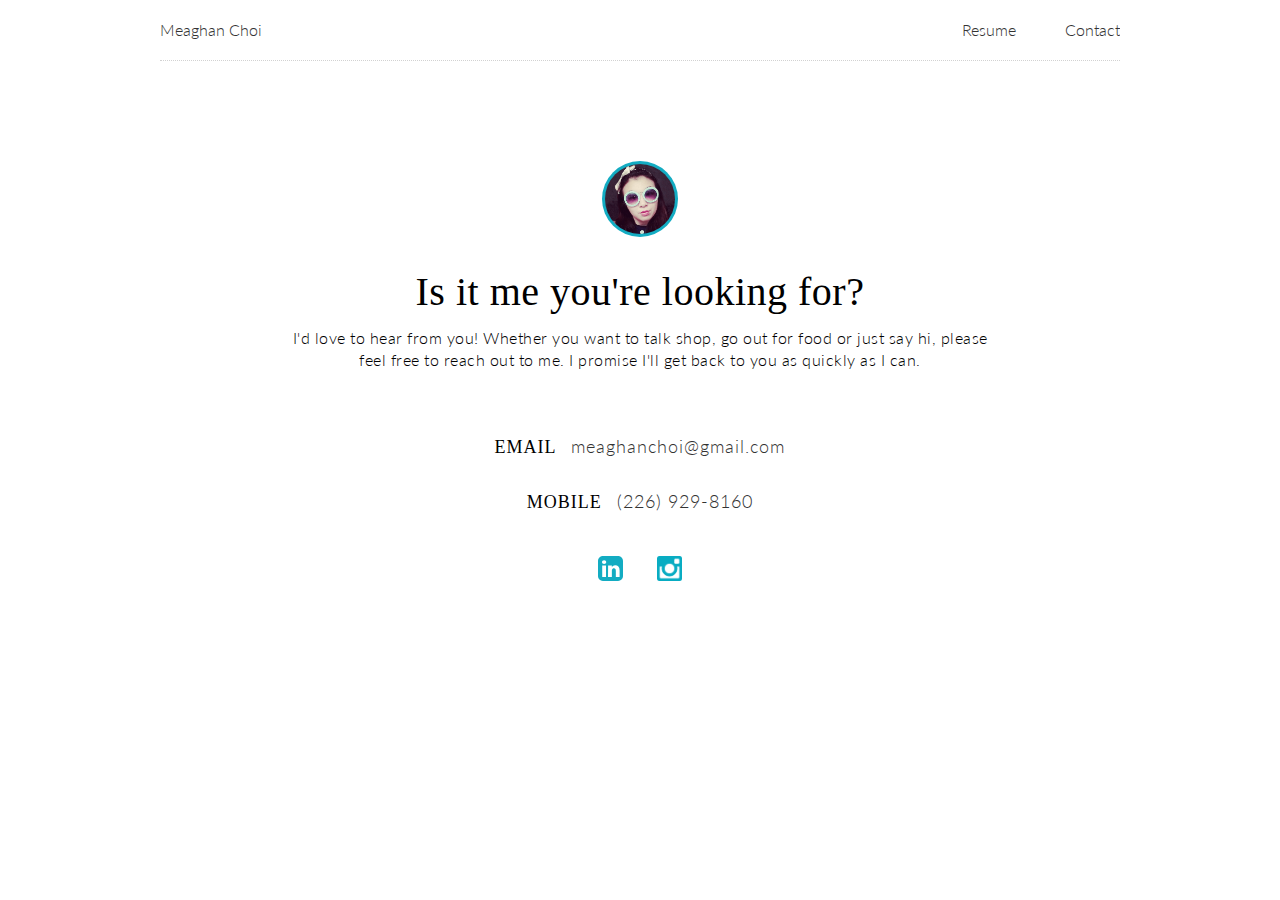
<file: contact/index.html>
<!DOCTYPE html PUBLIC "-//W3C//DTD XHTML 1.0 Strict//EN" "http://www.w3.org/TR/xhtml1/DTD/xhtml1-strict.dtd">
<html xmlns="http://www.w3.org/1999/xhtml">

<head>
    <title>Meaghan Choi</title>
    <meta http-equiv="content-type" content="text/html; charset=utf-8" />
    <meta name="viewport" content="width=device-width, initial-scale=1">
    <link href='https://fonts.googleapis.com/css?family=Crimson+Text:400,700,600' rel='stylesheet' type='text/css'>
    <link href='https://fonts.googleapis.com/css?family=Tinos:400,700|Lato:400,300,300italic,400italic,700,700italic,900,900italic' rel='stylesheet' type='text/css'>
    <link href="style/reset.css" rel="stylesheet" type="text/css">
    <link href="style/main.css" rel="stylesheet" type="text/css">
</head>

<body>
  <div class="contact">
  <nav id="nav">
    <div class="left  name">
      <a href="http://meaghanchoi.com/">Meaghan Choi</a>
    </div>
    <div class="right">
      <ul class="nav ">
        <li><a href="http://meaghanchoi.com/images/CV.pdf" target="_blank">Resume</a></li>
        <li><a href="http://meaghanchoi.com/contact">Contact</a></li>
      </ul>
    </div>
  </nav>
  <div class="main">
    <div class="main_copy">
    <div class="circle center ">
      <img src="images/face.png" class="face">
    </div>

    <div class="space">
      <h2>Is it me you're looking for?</h2>
      <p>I'd love to hear from you! Whether you want to talk shop, go out for food or just say hi, please feel free to reach out to me. I promise I'll get back to you as quickly as I can.</p>
    </div>
    <div class="section">
      <h6>email <span class="contact_info">meaghanchoi@gmail.com</span></h6>
      <h6>mobile <span class="contact_info">(226) 929-8160</span></h6>
      
      <div class="contact_logo">
        <a href="https://ca.linkedin.com/in/meaghanchoi" target="_blank">
        <img src="images/linkedin.svg"/>
        </a>
        <a href="https://www.instagram.com/meagharo/" target="_blank">
        <img src="images/insta.png"/>
        </a>
      </div>
    </div>
  </div>
  </div>
</div>
    <footer>
  </footer>
</body>

</html>
</file>
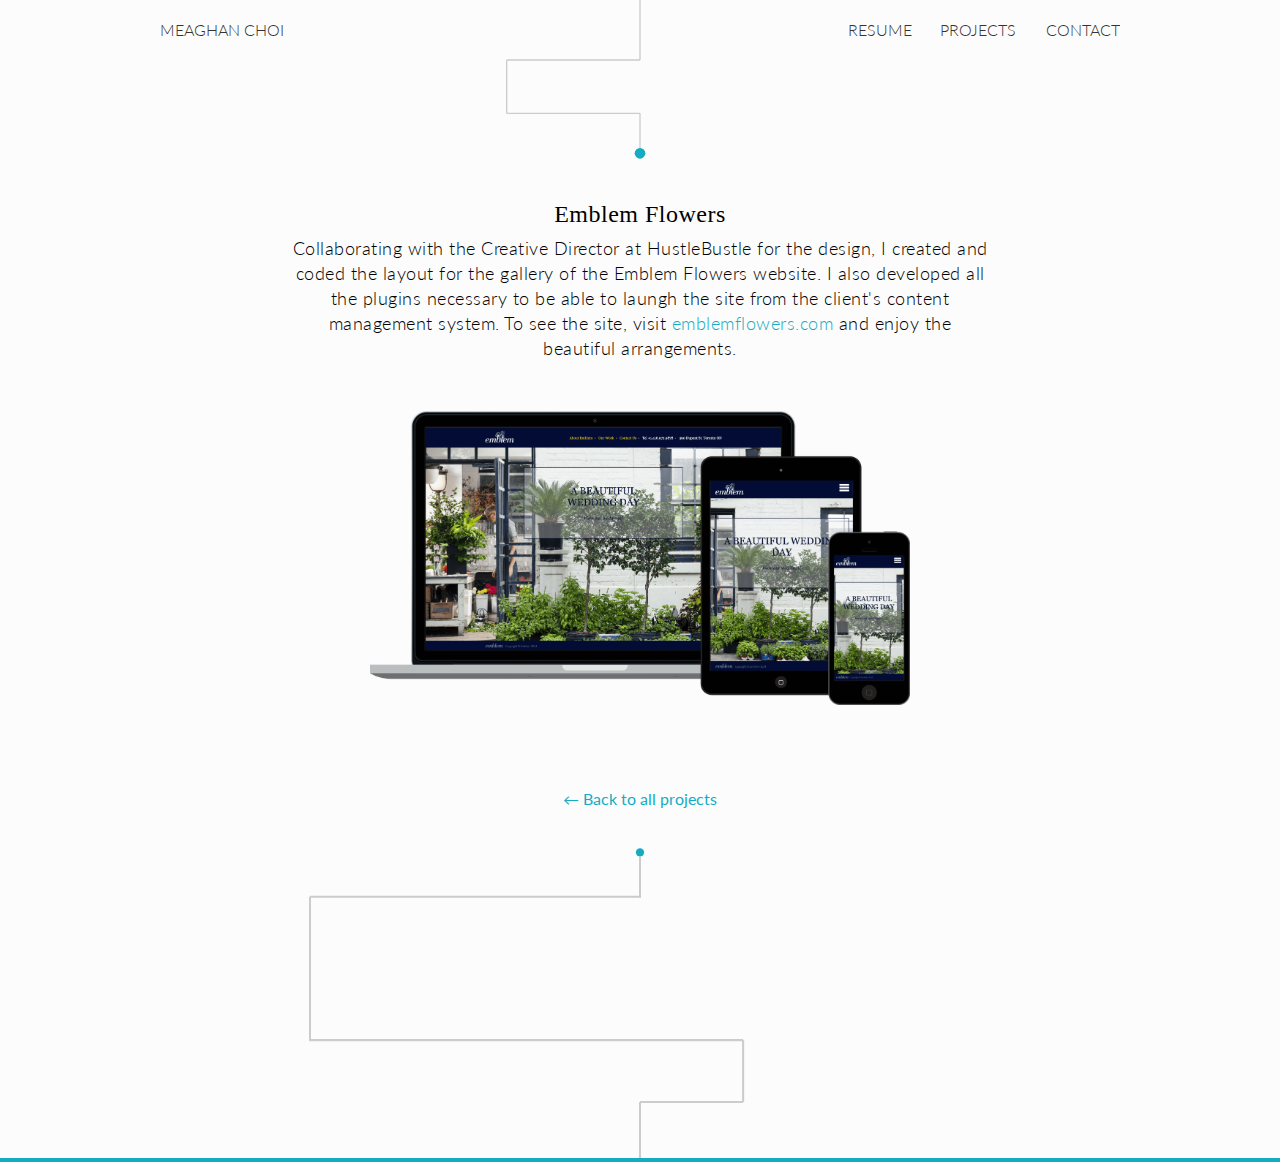
<file: emblem/index.html>
<!DOCTYPE html PUBLIC "-//W3C//DTD XHTML 1.0 Strict//EN" "http://www.w3.org/TR/xhtml1/DTD/xhtml1-strict.dtd">
<html xmlns="http://www.w3.org/1999/xhtml">

<head>
    <title>Meaghan Choi</title>
    <meta http-equiv="content-type" content="text/html; charset=utf-8" />
    <meta name="viewport" content="width=device-width, initial-scale=1">
    <link href='https://fonts.googleapis.com/css?family=Crimson+Text:400,700,600' rel='stylesheet' type='text/css'>
    <link href='https://fonts.googleapis.com/css?family=Tinos:400,700|Lato:400,300,300italic,400italic,700,700italic,900,900italic' rel='stylesheet' type='text/css'>
    <link href="style/reset.css" rel="stylesheet" type="text/css">
    <link href="style/main.css" rel="stylesheet" type="text/css">
</head>

<body>
  <div class="contact">
  <nav id="nav">
    <div class="left  name">
      <a href="http://meaghanchoi.com/">Meaghan Choi</a>
    </div>
    <div class="right">
      <ul class="nav ">
        <li><a href="http://meaghanchoi.com/images/CV.pdf" target="_blank">Resume</a></li>
        <li><a href="http://meaghanchoi.com/projects">Projects</a></li>
        <li><a href="http://meaghanchoi.com/contact">Contact</a></li>
      </ul>
    </div>
  </nav>
  <div class="stroke" style="margin-top: -80px;">
      <svg viewBox="0 0 960 150" >
        <g transform="translate(480,0)">
          <g fill="none" stroke="#ccc" stroke-width="1">
            <line x1="0" y1="0" x2="0" y2="60" />
          </g>
        </g>
        <g transform="translate(480,60)">
          <g  fill="none" stroke="#ccc" stroke-width="1">
            <line x1="0" y1="0" x2="-100" y2="0" />
          </g>
        </g>
        <g transform="translate(380,60)">
          <g fill="none" stroke="#ccc" stroke-width="1">
            <line x1="0" y1="0" x2="0" y2="40" />
          </g>
        </g>
        <g transform="translate(380,100)">
          <g fill="none" stroke="#ccc" stroke-width="1">
            <line x1="0" y1="0" x2="100" y2="0" />
          </g>
        </g>
          <g transform="translate(480,100)">
          <g fill="none" stroke="#ccc" stroke-width="1">
            <line x1="0" y1="0" x2="0" y2="30" />
          </g>
        </g>
          <g fill="#13acc2">
            <circle cx="480" cy="130" r="4" />
          </g>
      </svg>
    </div>

  <div class="main" style="margin-top: 0px;">
    <div class="intro">
      <h2>Emblem Flowers</h2>
      <h3> Collaborating with the Creative Director at HustleBustle for the design, I created and coded the layout for the gallery of the Emblem Flowers website. I also developed all the plugins necessary to be able to laungh the site from the client's content management system. To see the site, visit<a href="http://www.emblemflowers.com/" target="_blank"class="dev_link"> emblemflowers.com</a> and enjoy the beautiful arrangements.</h3>
    </div>

     <div class="section space">
      <div class="slim">
      <img src="images/emblem.png" class="full_image">
      </div>
    </div>
    <div class="go_back">
      <a href="http://meaghanchoi.com/projects">
        &#8592; Back to all projects
      </a>
    </div>
    
    <svg viewBox="0 0 960 310" >
      <g fill="#13acc2">
          <circle cx="480" cy="13" r="4" />
        </g>
      <g transform="translate(480,17)">
        <g fill="none" stroke="#ccc" stroke-width="2">
          <line x1="0" y1="0" x2="0" y2="40" />
        </g>
      </g>
      <g transform="translate(480,56)">
        <g fill="none" stroke="#ccc" stroke-width="2">
          <line x1="0" y1="0" x2="-320" y2="0" />
        </g>
      </g>
      <g transform="translate(160,56)">
       <g fill="none" stroke="#ccc" stroke-width="2">
          <line x1="0" y1="0" x2="0" y2="140"/>
        </g>
      </g>
      <g transform="translate(160,195)">
        <g fill="none" stroke="#ccc" stroke-width="2">
          <line x1="0" y1="0" x2="420" y2="0"/>
        </g>
      </g>
      <g transform="translate(580,195)">
        <g fill="none" stroke="#ccc" stroke-width="2">
          <line x1="0" y1="0" x2="0" y2="60"/>
        </g>
      </g>
      <g transform="translate(580,255)">
        <g fill="none" stroke="#ccc" stroke-width="2">
          <line x1="0" y1="0" x2="-100" y2="0"/>
        </g>
      </g>
      <g transform="translate(480,255)">
        <g fill="none" stroke="#ccc" stroke-width="2">
          <line x1="0" y1="0" x2="0" y2="600"/>
        </g>
      </g>
    </svg>
  </div>
</div>
    <footer>
  </footer>
</body>

</html>
</file>
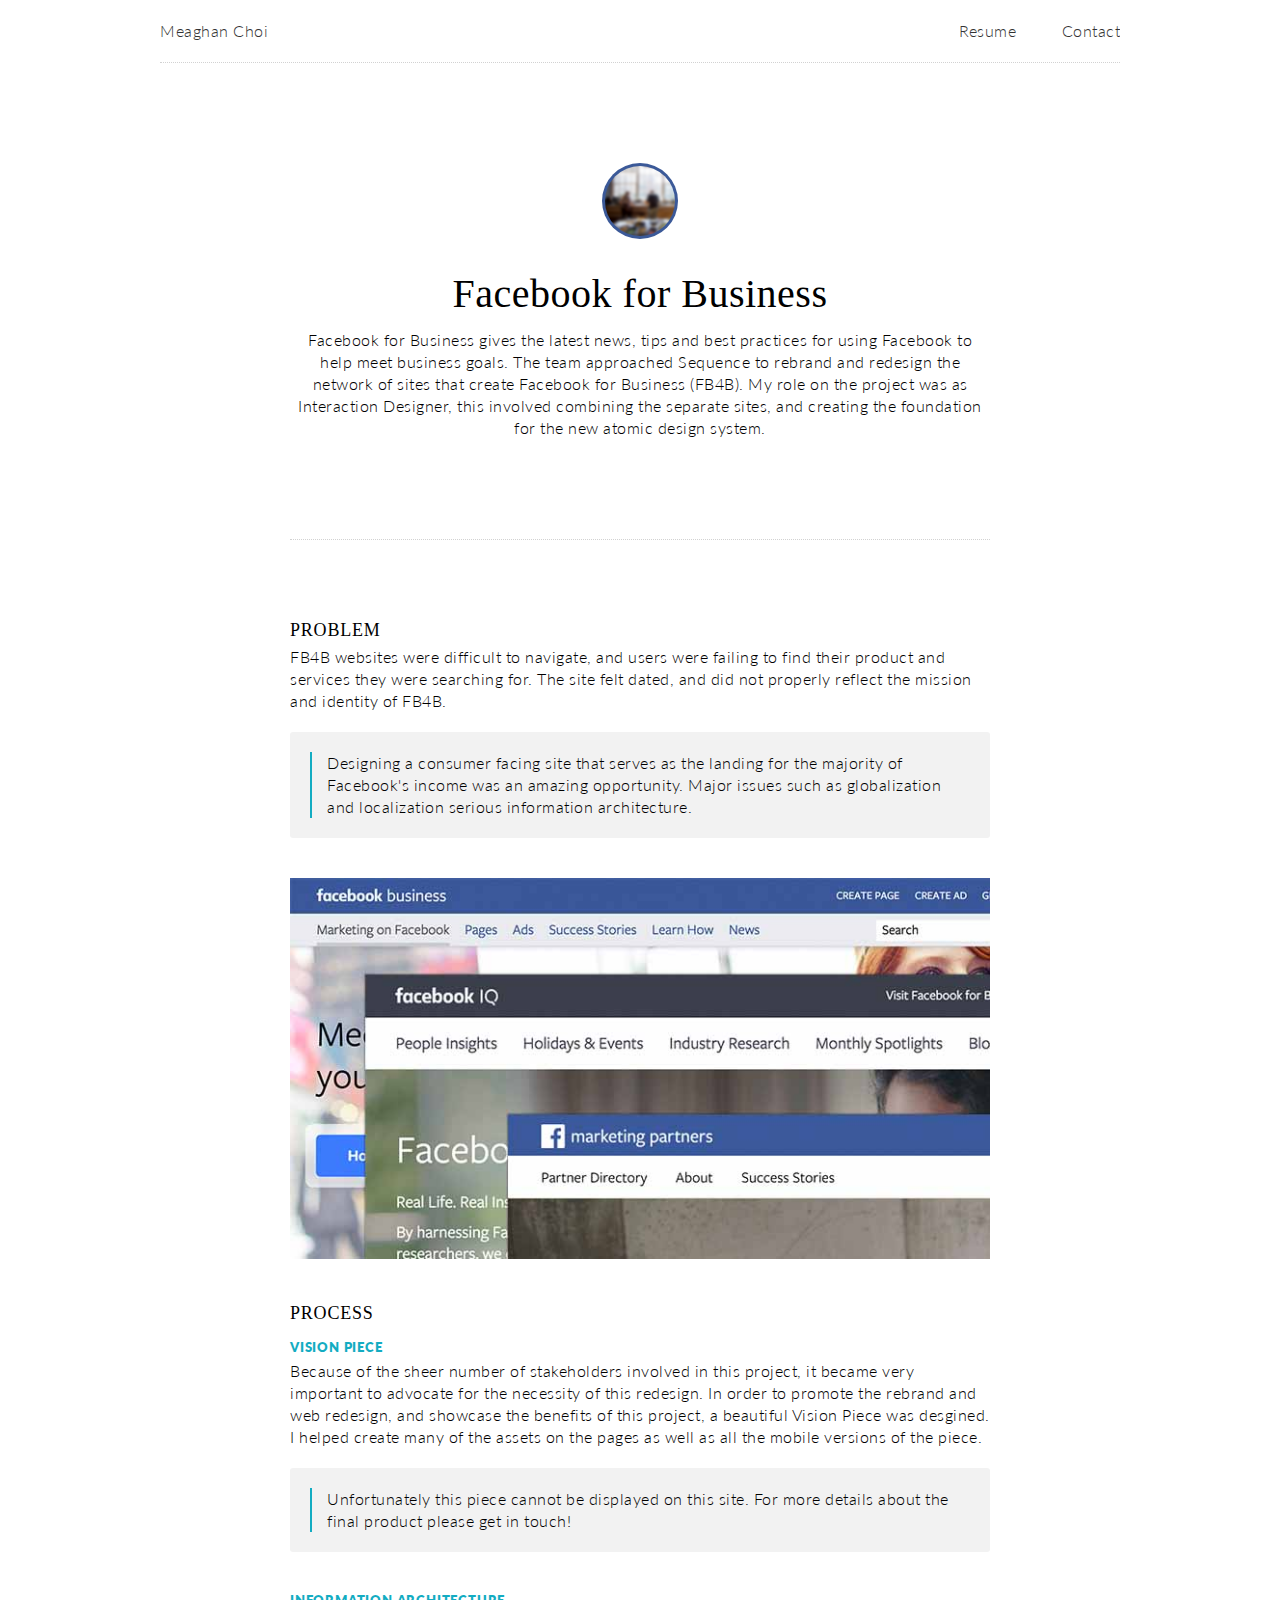
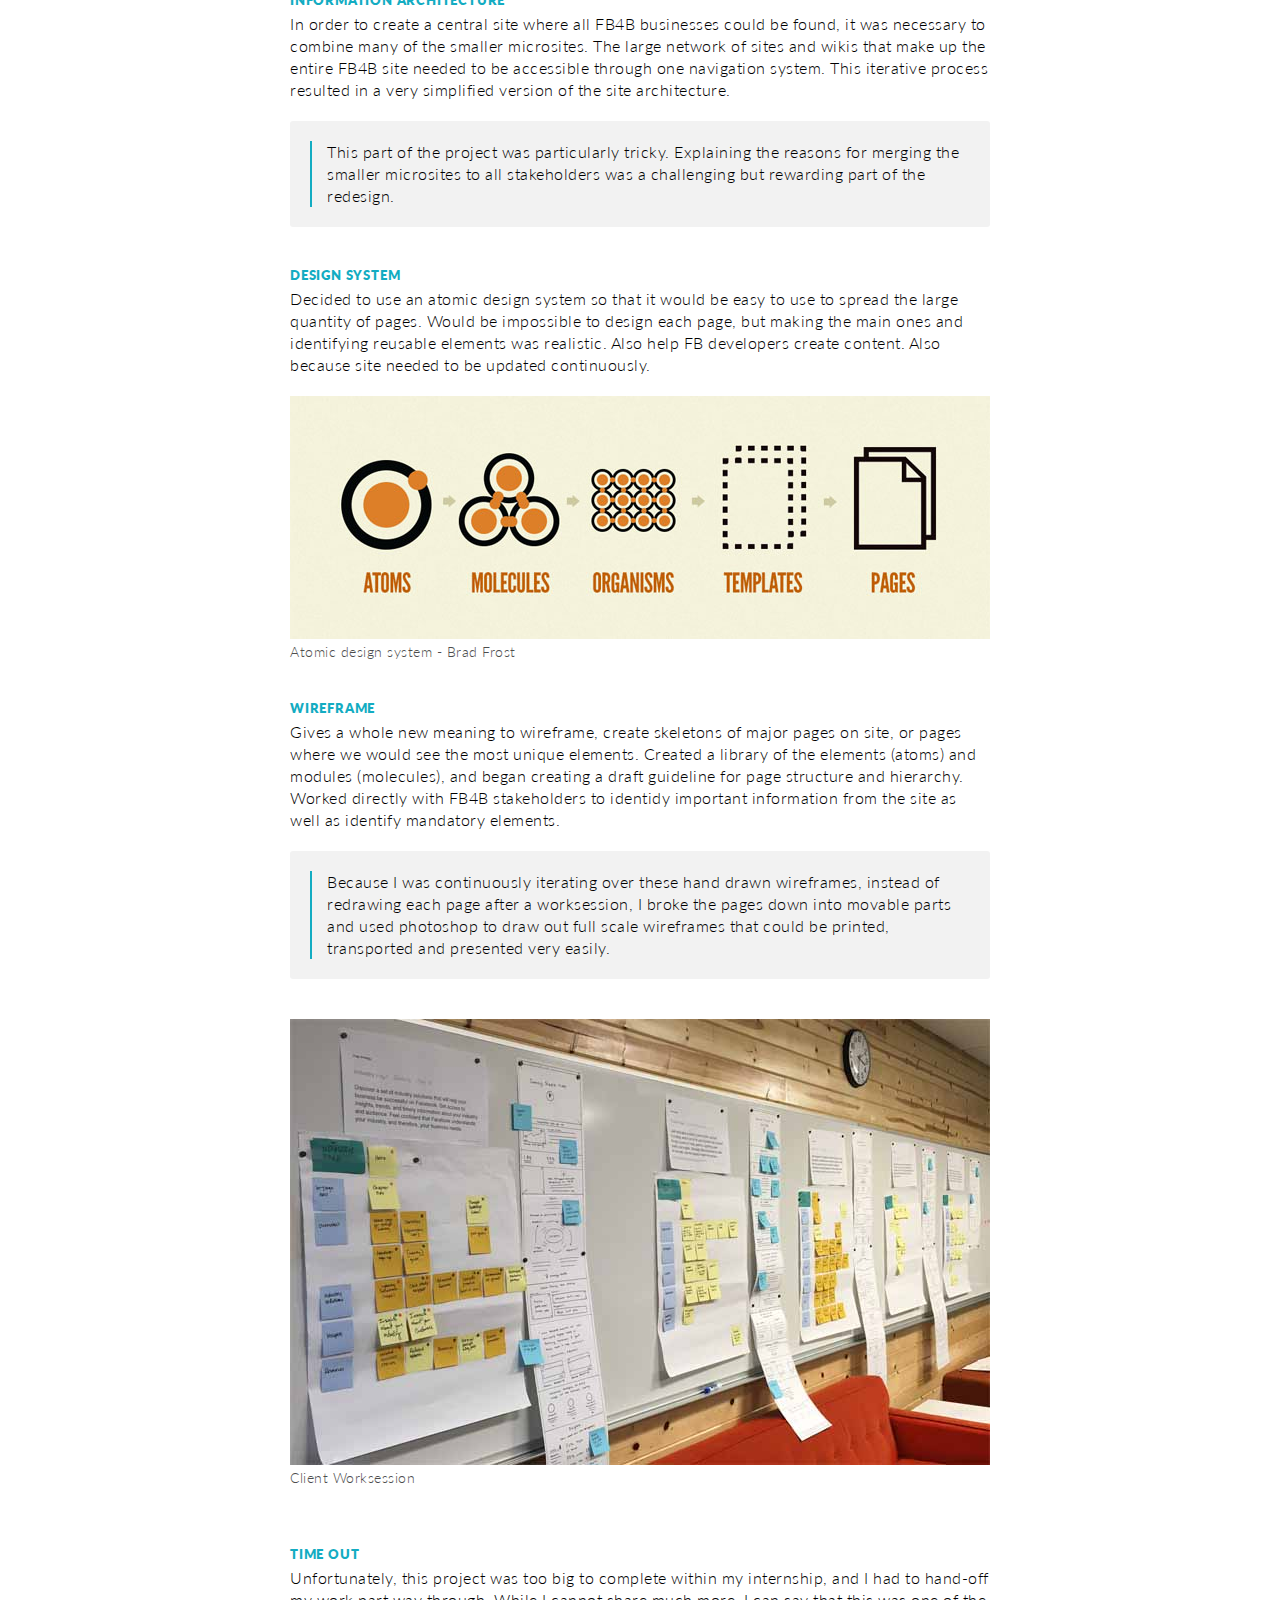
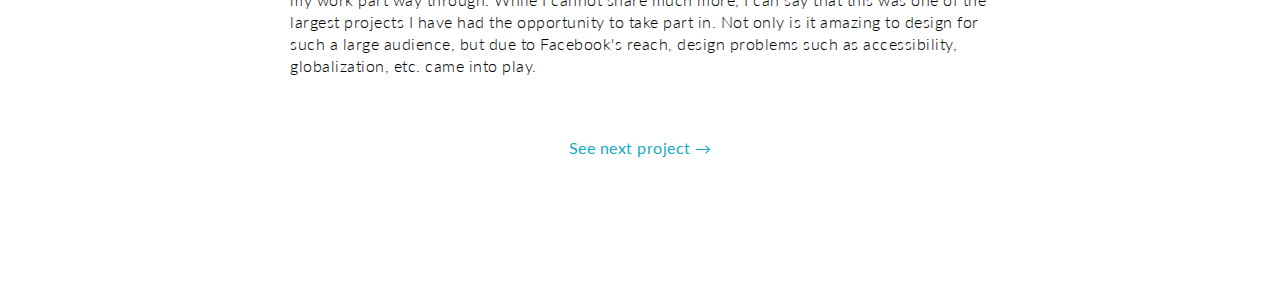
<file: fb4b/index.html>
<!DOCTYPE html PUBLIC "-//W3C//DTD XHTML 1.0 Strict//EN" "http://www.w3.org/TR/xhtml1/DTD/xhtml1-strict.dtd">
<html xmlns="http://www.w3.org/1999/xhtml">

<head>
    <title>Meaghan Choi</title>
    <meta http-equiv="content-type" content="text/html; charset=utf-8" />
    <meta name="viewport" content="width=device-width, initial-scale=1">
    <link href='https://fonts.googleapis.com/css?family=Crimson+Text:400,700,600' rel='stylesheet' type='text/css'>
    <link href='https://fonts.googleapis.com/css?family=Tinos:400,700|Lato:400,300,300italic,400italic,700,700italic,900,900italic' rel='stylesheet' type='text/css'>
    <link href="style/reset.css" rel="stylesheet" type="text/css">
    <link href="style/main.css" rel="stylesheet" type="text/css">
</head>

<body>
  <nav id="nav">
    <div class="left  name">
      <a href="http://meaghanchoi.com/">Meaghan Choi</a>
    </div>
    <div class="right">
      <ul class="nav ">
        <li><a href="http://meaghanchoi.com/images/CV.pdf" target="_blank">Resume</a></li>
        <li><a href="http://meaghanchoi.com/contact/">Contact</a></li>
      </ul>
    </div>
  </nav>

   <div class="main">
    <div class="main_copy process">
      <div class="circle fb center">
        <img src="images/fb4b_homepage.png" class="face" />
      </div>
      <h2>Facebook for Business</h2>
      <p>Facebook for Business gives the latest news, tips and best practices for using Facebook to help meet business goals. The team approached Sequence to rebrand and redesign the network of sites that create Facebook for Business (FB4B). My role on the project was as Interaction Designer, this involved combining the separate sites, and creating the foundation for the new atomic design system.</p>
    </div>
    <div class="slim">
      <div class="space">
        <h6>Problem</h6>
        <p>FB4B websites were difficult to navigate, and users were failing to find their product and services they were searching for. The site felt dated, and did not properly reflect the mission and identity of FB4B.
          <div class="problem">
            <p> Designing a consumer facing site that serves as the landing for the majority of Facebook's income was an amazing opportunity. Major issues such as globalization and localization serious information architecture.
          </div>
          <img src="images/fb4b_problem.jpg" class="full_image">
      </div>
      <div class="space">
        <h6>Process</h6>
        <div class="constraints first">
          <h6>Vision Piece</h6>
          <p>Because of the sheer number of stakeholders involved in this project, it became very important to advocate for the necessity of this redesign. In order to promote the rebrand and web redesign, and showcase the benefits of this project, a beautiful Vision Piece was desgined. I helped create many of the assets on the pages as well as all the mobile versions of the piece.
            <div class="problem">
              <p>Unfortunately this piece cannot be displayed on this site. For more details about the final product please get in touch!
            </div>
        </div>
        <div class="constraints">
          <h6>Information Architecture</h6>
          <p>In order to create a central site where all FB4B businesses could be found, it was necessary to combine many of the smaller microsites. The large network of sites and wikis that make up the entire FB4B site needed to be accessible through one navigation system. This iterative process resulted in a very simplified version of the site architecture. </p>
          <div class="problem">
            <p>This part of the project was particularly tricky. Explaining the reasons for merging the smaller microsites to all stakeholders was a challenging but rewarding part of the redesign.
          </div>
        </div>
        <div class="constraints">
          <h6>Design System</h6>
          <p>Decided to use an atomic design system so that it would be easy to use to spread the large quantity of pages. Would be impossible to design each page, but making the main ones and identifying reusable elements was realistic. Also help FB developers create content. Also because site needed to be updated continuously.</p>
          <img src="images/fb4b_atomic_design.jpg" class="full_image">
          <h5>Atomic design system - Brad Frost</h5>
        </div>
        <div class="constraints">
          <h6>Wireframe</h6>
          <p>Gives a whole new meaning to wireframe, create skeletons of major pages on site, or pages where we would see the most unique elements. Created a library of the elements (atoms) and modules (molecules), and began creating a draft guideline for page structure and hierarchy. Worked directly with FB4B stakeholders to identidy important information from the site as well as identify mandatory elements. </p>
          <div class="problem">
            <p>Because I was continuously iterating over these hand drawn wireframes, instead of redrawing each page after a worksession, I broke the pages down into movable parts and used photoshop to draw out full scale wireframes that could be printed, transported and presented very easily.</p>
          </div>
          <img src="images/fb4b_2.jpg" class="full_image">
          <h5 class="caption">Client Worksession</h5>
          <div class="constraints">
            <h6>Time out</h6>
            <p>Unfortunately, this project was too big to complete within my internship, and I had to hand-off my work part way through. While I cannot share much more, I can say that this was one of the largest projects I have had the opportunity to take part in. Not only is it amazing to design for such a large audience, but due to Facebook's reach, design problems such as accessibility, globalization, etc. came into play.</p>
          </div>
        </div>
      </div>
    </div>
    <div class="go_back">
      <a href="http://meaghanchoi.com/cibc/">See next project &rarr;</a>
    </div>
</body>

</html>
</file>
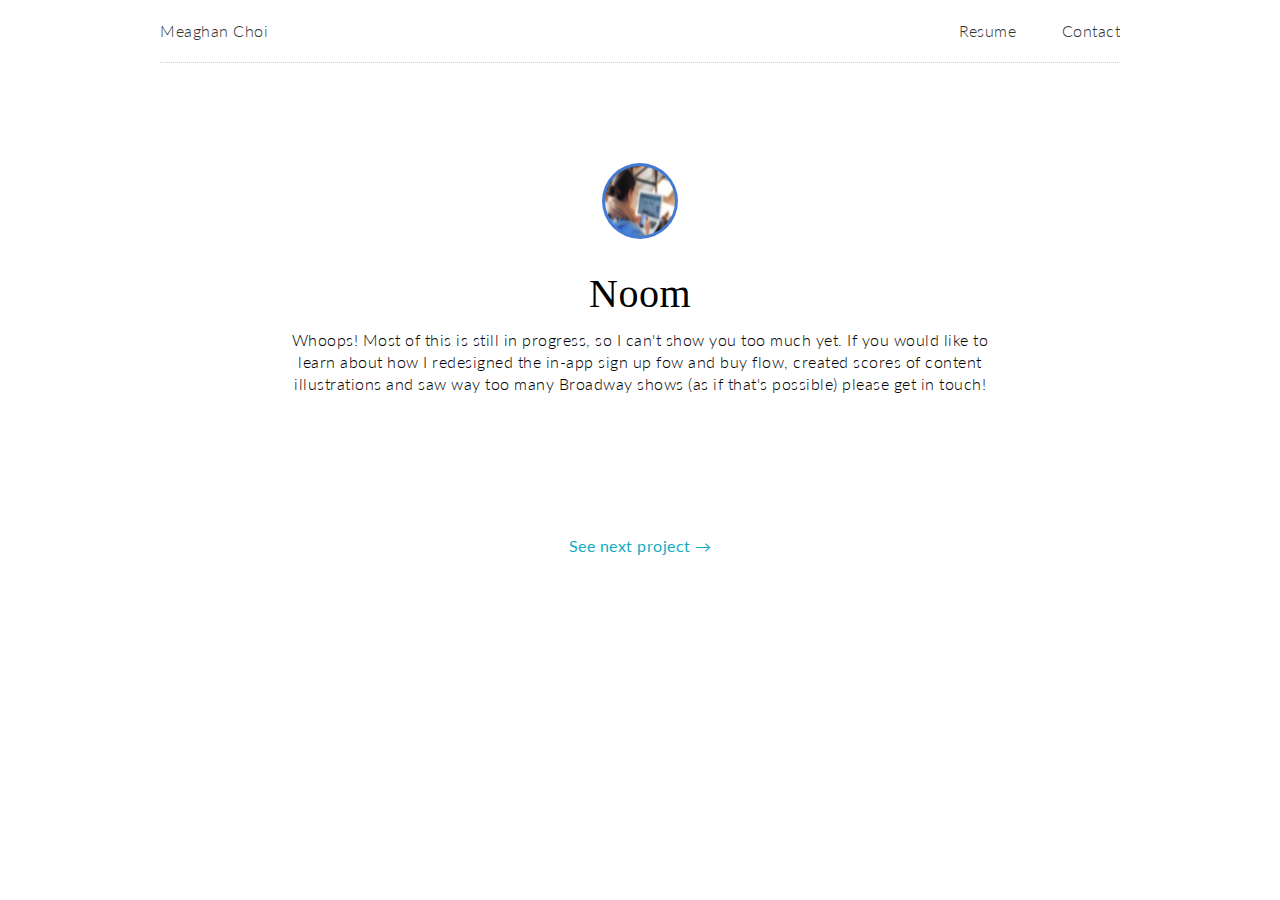
<file: noom/index.html>
<!DOCTYPE html PUBLIC "-//W3C//DTD XHTML 1.0 Strict//EN" "http://www.w3.org/TR/xhtml1/DTD/xhtml1-strict.dtd">
<html xmlns="http://www.w3.org/1999/xhtml">

<head>
    <title>Meaghan Choi</title>
    <meta http-equiv="content-type" content="text/html; charset=utf-8" />
    <meta name="viewport" content="width=device-width, initial-scale=1">
    <link href='https://fonts.googleapis.com/css?family=Crimson+Text:400,700,600' rel='stylesheet' type='text/css'>
    <link href='https://fonts.googleapis.com/css?family=Tinos:400,700|Lato:400,300,300italic,400italic,700,700italic,900,900italic' rel='stylesheet' type='text/css'>
    <link href="style/reset.css" rel="stylesheet" type="text/css">
    <link href="style/main.css" rel="stylesheet" type="text/css">
</head>

<body>
    <nav id="nav">
      <div class="left  name">
        <a href="index.html">Meaghan Choi</a>
      </div>
      <div class="right">
        <ul class="nav ">
          <li><a href="images/CV.pdf" target="_blank">Resume</a></li>
          <li><a href="contact.html">Contact</a></li>
        </ul>
      </div>
    </nav>
    <div class="main">
      <div class="main_copy">
        <div class="circle noom center">
          <img src="images/noom_homepage.jpg" class="face" />
        </div>
        <h2>Noom</h2>
        <p>Whoops! Most of this is still in progress, so I can't show you too much yet. If you would like to learn about how I redesigned the in-app sign up fow and buy flow, created scores of content illustrations and saw way too many Broadway shows (as if that's possible) please get in touch!</p>
      </div>
    </div>
  <div class="go_back">
    <a href="http://meaghanchoi.com/fb4b/">See next project &rarr;</a>
  </div>
</body>

</html>
</file>
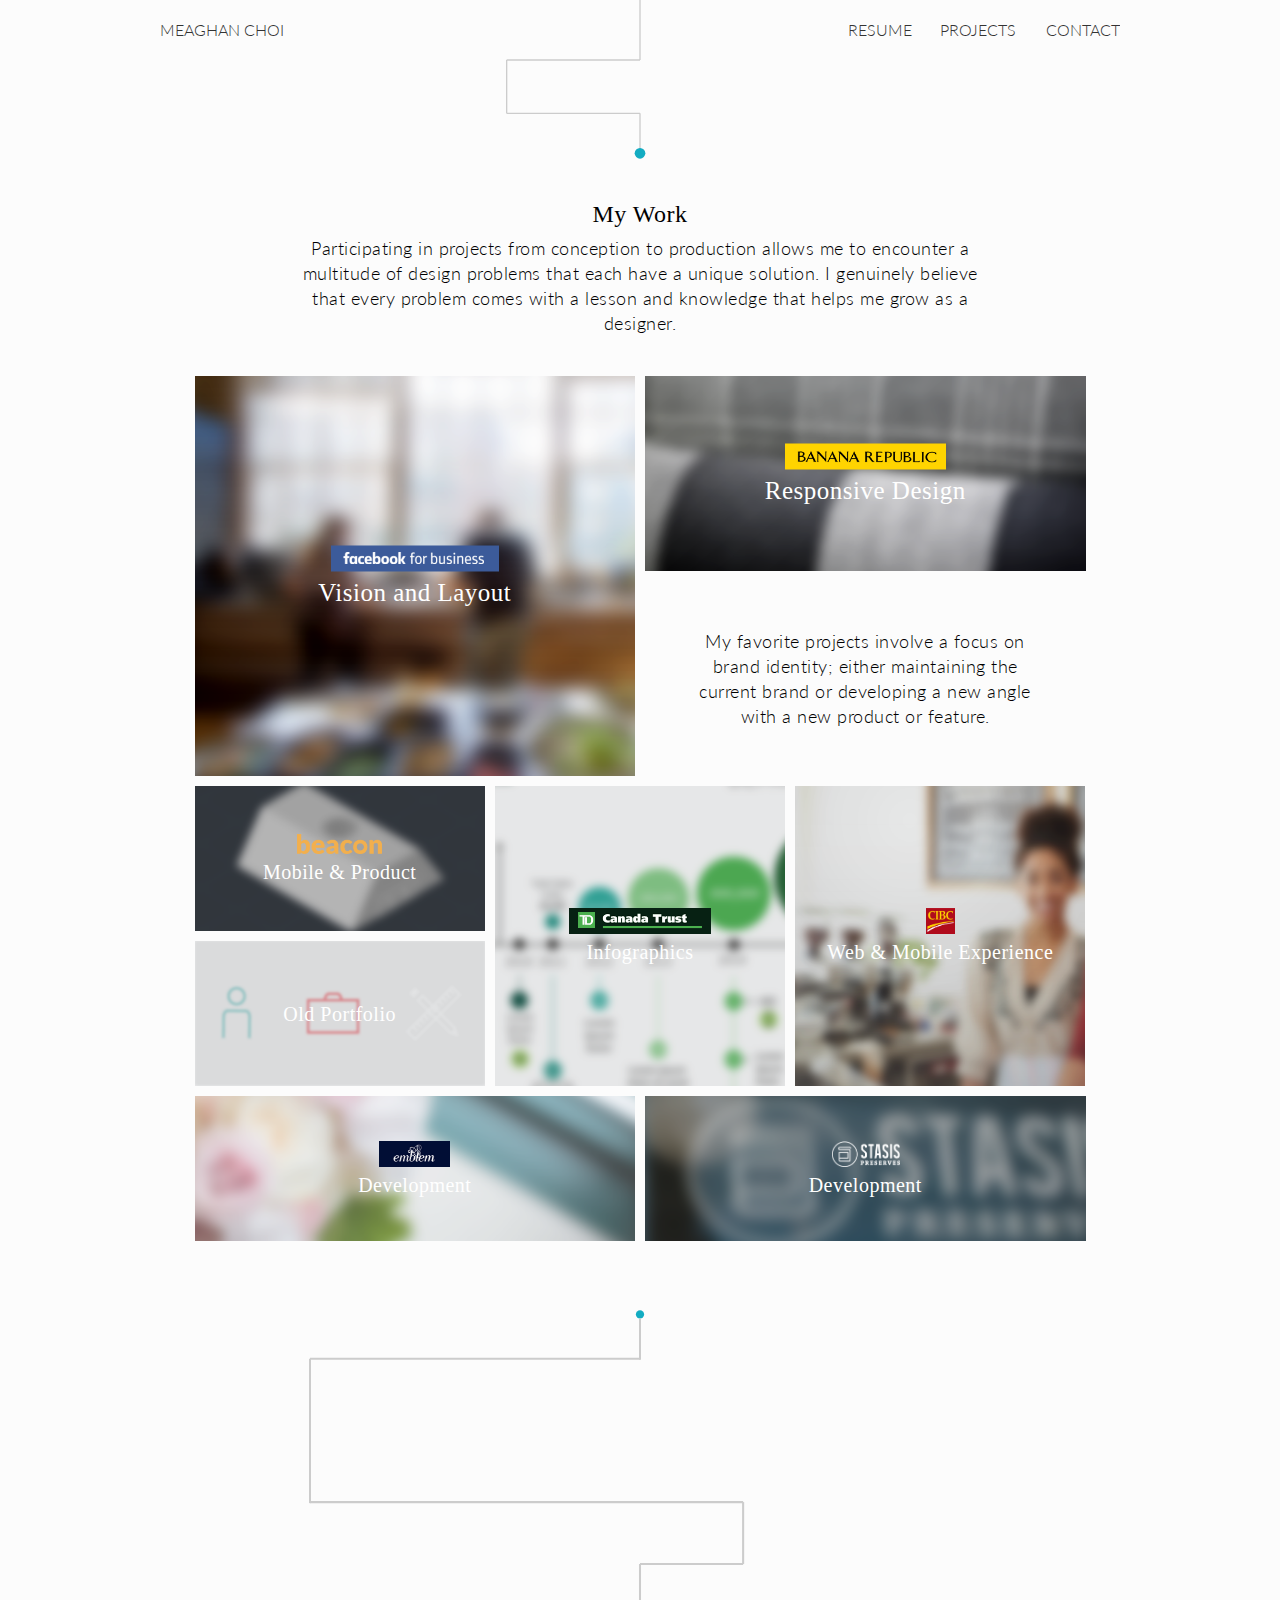
<file: projects/index.html>
<!DOCTYPE html PUBLIC "-//W3C//DTD XHTML 1.0 Strict//EN" "http://www.w3.org/TR/xhtml1/DTD/xhtml1-strict.dtd">
<html xmlns="http://www.w3.org/1999/xhtml">

<head>
    <title>Meaghan Choi</title>
    <meta http-equiv="content-type" content="text/html; charset=utf-8" />
    <meta name="viewport" content="width=device-width, initial-scale=1">
    <link href='https://fonts.googleapis.com/css?family=Crimson+Text:400,700,600' rel='stylesheet' type='text/css'>
    <link href='https://fonts.googleapis.com/css?family=Tinos:400,700|Lato:400,300,300italic,400italic,700,700italic,900,900italic' rel='stylesheet' type='text/css'>
    <link href="style/reset.css" rel="stylesheet" type="text/css">
    <link href="style/main.css" rel="stylesheet" type="text/css">
</head>

<body>
  <nav id="nav">
    <div class="left name">
      <a href="http://meaghanchoi.com/">Meaghan Choi</a>
    </div>
    <div class="right">
      <ul class="nav">
        <li><a href="http://meaghanchoi.com/images/CV.pdf" target="_blank">Resume</a></li>
        <li><a href="http://meaghanchoi.com/projects">Projects</a></li>
        <li><a href="http://meaghanchoi.com/contact">Contact</a></li>
      </ul>
    </div>
  </nav>
  <div class="stroke" style="margin-top: -80px;">
      <svg viewBox="0 0 960 150" >
        <g transform="translate(480,0)">
          <g fill="none" stroke="#ccc" stroke-width="1">
            <line x1="0" y1="0" x2="0" y2="60" />
          </g>
        </g>
        <g transform="translate(480,60)">
          <g  fill="none" stroke="#ccc" stroke-width="1">
            <line x1="0" y1="0" x2="-100" y2="0" />
          </g>
        </g>
        <g transform="translate(380,60)">
          <g fill="none" stroke="#ccc" stroke-width="1">
            <line x1="0" y1="0" x2="0" y2="40" />
          </g>
        </g>
        <g transform="translate(380,100)">
          <g fill="none" stroke="#ccc" stroke-width="1">
            <line x1="0" y1="0" x2="100" y2="0" />
          </g>
        </g>
          <g transform="translate(480,100)">
          <g fill="none" stroke="#ccc" stroke-width="1">
            <line x1="0" y1="0" x2="0" y2="30" />
          </g>
        </g>
          <g fill="#13acc2">
            <circle cx="480" cy="130" r="4" />
          </g>
      </svg>
    </div>
  <div class="main" >
    <div class="intro">
      <h2>My Work</h2>
      <h3>Participating in projects from conception to production allows me to encounter a multitude of design problems that each have a unique solution. I genuinely believe that every problem comes with a lesson and knowledge that helps me grow as a designer.</h3>
    </div>
   <div class="work space">
      <div class="row">
        <a href="http://meaghanchoi.com/fb4b">
        <div class="two portfolio_bg lg " style="background-image: url(images/fb4b_homepage.png);">
          <div class="label">
            <img src="images/fb4b_logo.png" class="logo"/>
            <h4 class="featured">Vision and Layout</h4>
          </div>
        </div>
        </a>
        <div class="two last ">
          <a href="http://meaghanchoi.com/brol">
          <div class="portfolio_bg lg_half" style="background-image: url(images/br_homepage.png);">
             <div class="label">
              <img src="images/br_logo.png" class="logo"/>
              <h4 class="featured">Responsive Design</h4>
             </div>
          </div>
          </a>
          <div class="lg_half last md_hide">
            <h3 class="portfolio_copy">My favorite projects involve a focus on brand identity; either maintaining the current brand or developing a new angle with a new product or feature.</h3>
          </div>
        </div>
      </div>
      <div class="row">
        <div class="three full ">
          <a href="http://meaghanchoi.com/beacon">
          <div class="portfolio_bg sm_half " style="background-image: url(images/beacon_homepage.png);">
            <div class="label">
              <img src="images/beacon_logo.png" class="logo" style="height: 20px;"/>
              <h4>Mobile & Product</h4>
             </div>
          </div>
        </a>
          <a href="http://meaghanchoi.com/old_portfolio">
          <div class="portfolio_bg sm_half last " style="background-image: url(images/old_portfolio.png);">
            <div class="label">
              <h4>Old Portfolio</h4>
             </div>
          </div>
          </a>
        </div>
        <a href="http://meaghanchoi.com/td">
        <div class="three portfolio_bg sm " style="background-image: url(images/infographic_homepage.png);" > 
          <div class="label">
            <img src="images/td_logo.png" class="logo"/>
            <h4>Infographics</h4>
          </div>
        </div>
        </a>
        <a href="http://meaghanchoi.com/cibc">
        <div class="three portfolio_bg sm last " style="background-image: url(images/cibc_homepage.png);"> 
          <div class="label">
            <img src="images/cibc_logo.png" class="logo"/>
            <h4>Web & Mobile Experience</h4>
          </div>
        </div>
        </a>
      </div>
      <div class="row">
      <a href="http://meaghanchoi.com/emblem">
      <div class="two portfolio_bg sm_half " style="background-image: url(images/emblem_homepage.png);">
        <div class="label">
          <img src="images/emblem_logo.png" class="logo"/>
          <h4>Development</h4>
        </div>
      </div>
      </a>
      <a href="http://meaghanchoi.com/stasis">
      <div class="two portfolio sm_half last" style="background-image: url(images/stasis_homepage.png);">
          <div class="label">
            <img src="images/stasis_logo.png" class="logo"/>
            <h4>Development</h4>
          </div>
      </div>
      </a>
      </div>
    
    </div>
        <svg viewBox="0 0 960 310" >
      <g fill="#13acc2">
          <circle cx="480" cy="13" r="4" />
        </g>
      <g transform="translate(480,17)">
        <g fill="none" stroke="#ccc" stroke-width="2">
          <line x1="0" y1="0" x2="0" y2="40" />
        </g>
      </g>
      <g transform="translate(480,56)">
        <g fill="none" stroke="#ccc" stroke-width="2">
          <line x1="0" y1="0" x2="-320" y2="0" />
        </g>
      </g>
      <g transform="translate(160,56)">
       <g fill="none" stroke="#ccc" stroke-width="2">
          <line x1="0" y1="0" x2="0" y2="140"/>
        </g>
      </g>
      <g transform="translate(160,195)">
        <g fill="none" stroke="#ccc" stroke-width="2">
          <line x1="0" y1="0" x2="420" y2="0"/>
        </g>
      </g>
      <g transform="translate(580,195)">
        <g fill="none" stroke="#ccc" stroke-width="2">
          <line x1="0" y1="0" x2="0" y2="60"/>
        </g>
      </g>
      <g transform="translate(580,255)">
        <g fill="none" stroke="#ccc" stroke-width="2">
          <line x1="0" y1="0" x2="-100" y2="0"/>
        </g>
      </g>
      <g transform="translate(480,255)">
        <g fill="none" stroke="#ccc" stroke-width="2">
          <line x1="0" y1="0" x2="0" y2="600"/>
        </g>
      </g>
    </svg>
  </div>
    <footer>
  </footer>
</body>

</html>
</file>
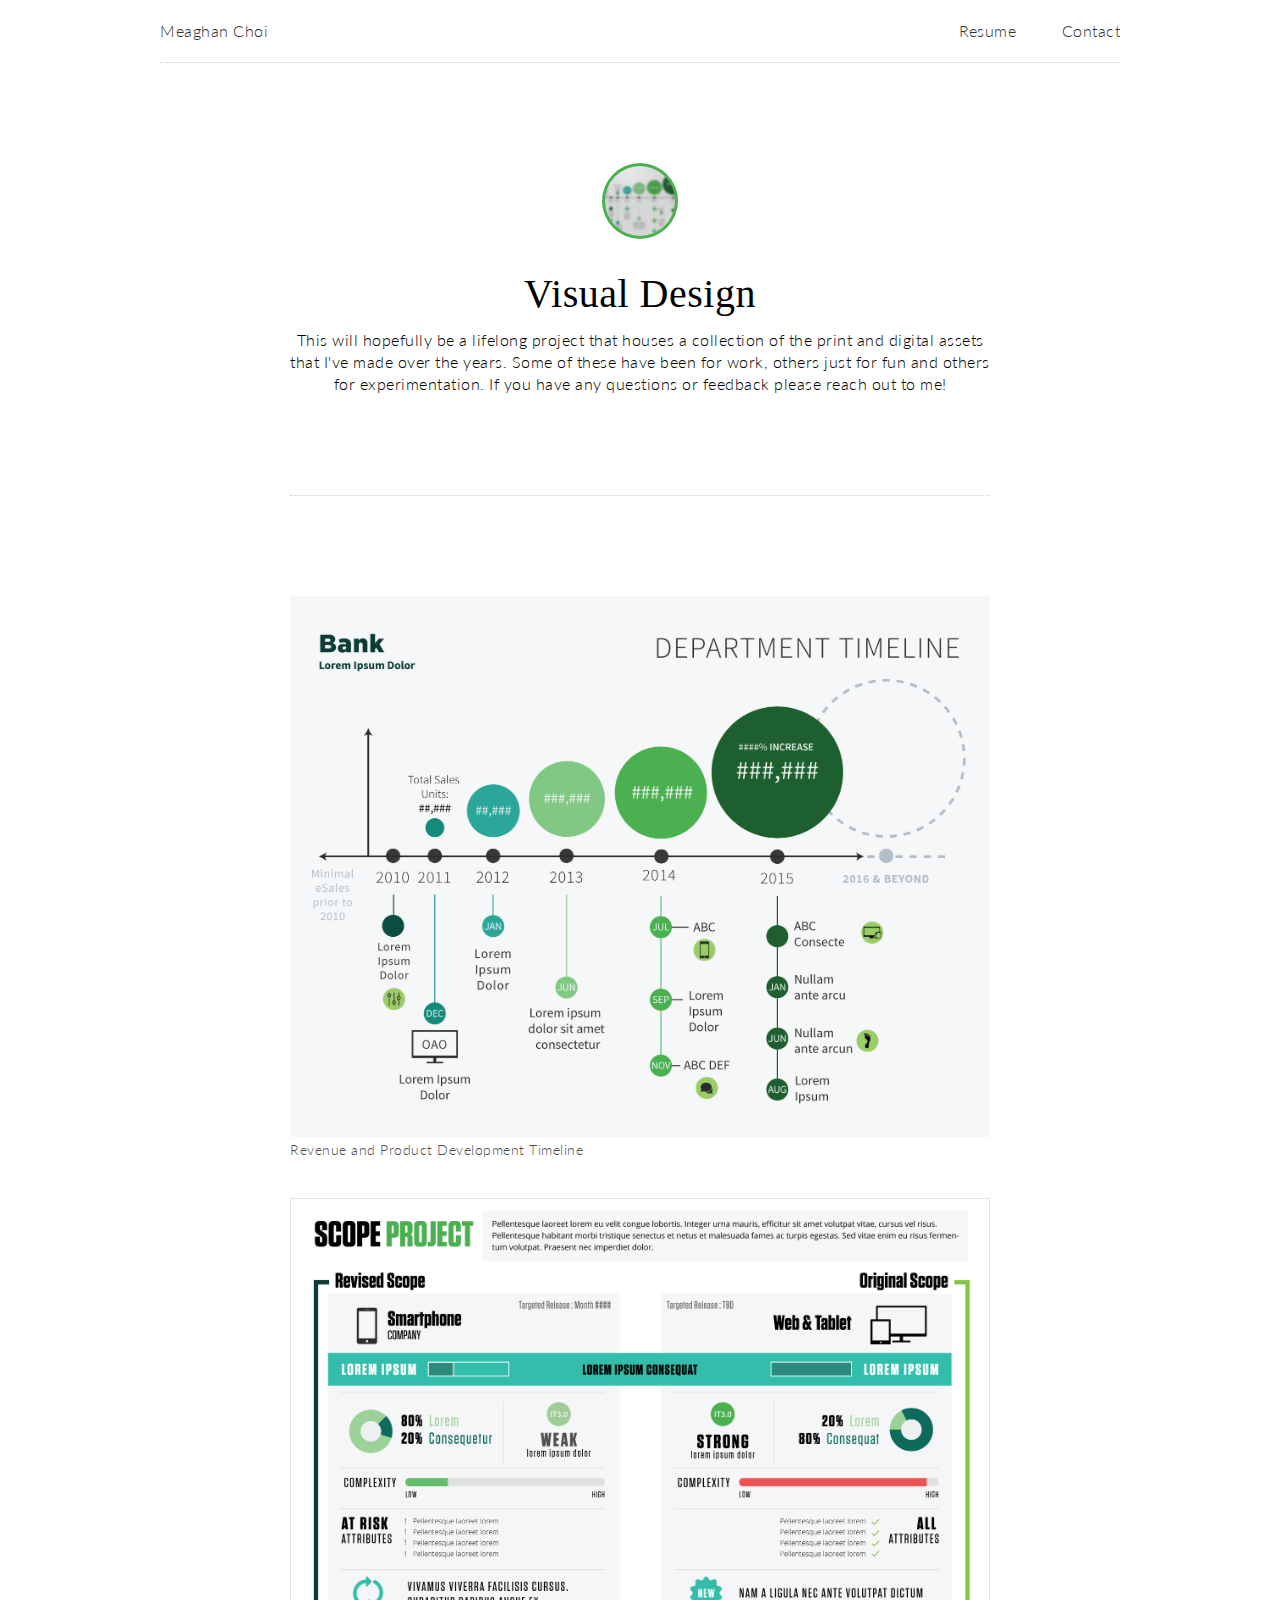
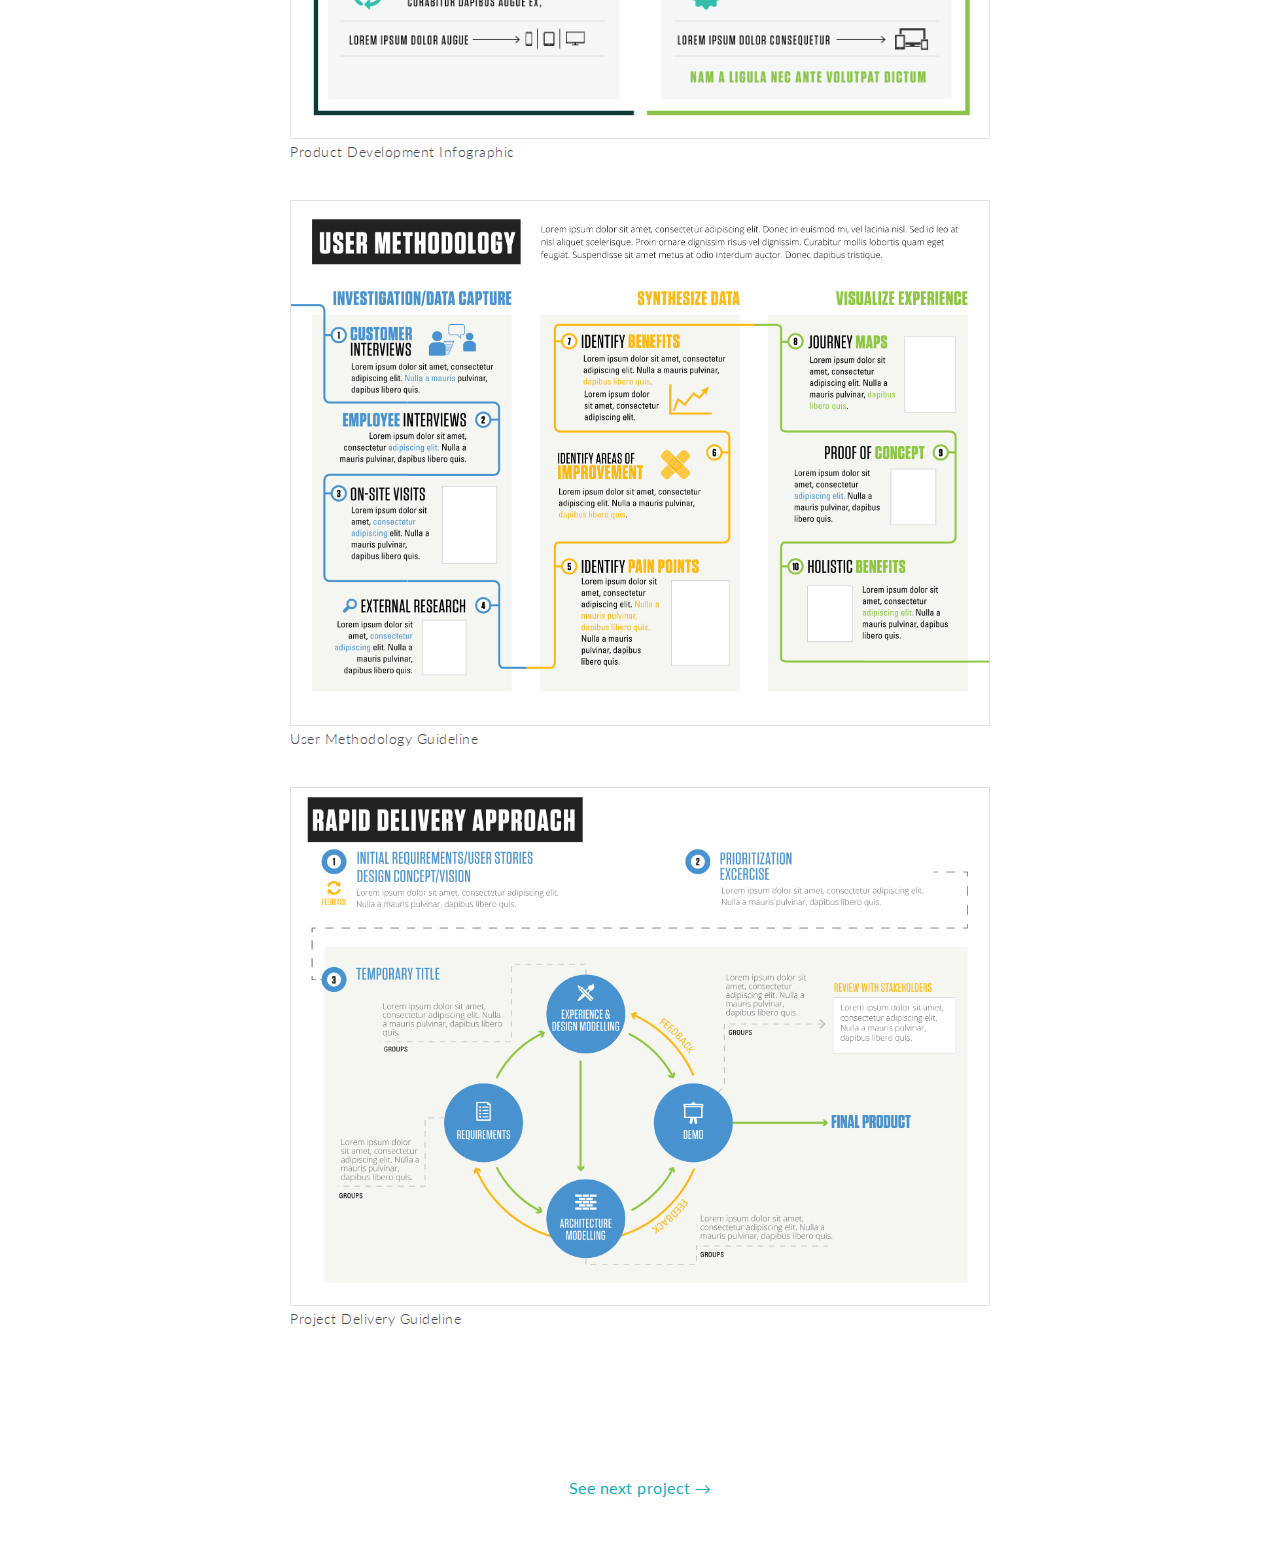
<file: td/index.html>
<!DOCTYPE html PUBLIC "-//W3C//DTD XHTML 1.0 Strict//EN" "http://www.w3.org/TR/xhtml1/DTD/xhtml1-strict.dtd">
<html xmlns="http://www.w3.org/1999/xhtml">

<head>
    <title>Meaghan Choi</title>
    <meta http-equiv="content-type" content="text/html; charset=utf-8" />
    <meta name="viewport" content="width=device-width, initial-scale=1">
    <link href='https://fonts.googleapis.com/css?family=Crimson+Text:400,700,600' rel='stylesheet' type='text/css'>
    <link href='https://fonts.googleapis.com/css?family=Tinos:400,700|Lato:400,300,300italic,400italic,700,700italic,900,900italic' rel='stylesheet' type='text/css'>
    <link href="style/reset.css" rel="stylesheet" type="text/css">
    <link href="style/main.css" rel="stylesheet" type="text/css">
</head>

<body>
    <nav id="nav">
    <div class="left name">
      <a href="http://meaghanchoi.com/">Meaghan Choi</a>
    </div>
    <div class="right">
      <ul class="nav">
        <li><a href="http://meaghanchoi.com//images/CV.pdf" target="_blank">Resume</a></li>
        <li><a href="http://meaghanchoi.com/contact">Contact</a></li>
      </ul>
    </div>
  </nav>

  <div class="main">
    <div class="main_copy process">
       <div class="circle td center">
        <img src="images/infographic_homepage.png" class="face"/>
      </div>
      <h2>Visual Design</h2>
      <p>This will hopefully be a lifelong project that houses a collection of the print and digital assets that I've made over the years. Some of these have been for work, others just for fun and others for experimentation. If you have any questions or feedback please reach out to me!</p>
    </div>
    <div class="slim">
      <img src="images/td1.png" class="full_image">
      <h5 class="caption">Revenue and Product Development Timeline</h5>
      <img src="images/td2.png" class="full_image border">
      <h5 class="caption">Product Development Infographic</h5>
      <img src="images/td3.png" class="full_image border">
      <h5 class="caption">User Methodology Guideline</h5>
      <img src="images/td4.png" class="full_image border">
      <h5 class="caption">Project Delivery Guideline</h5>
    </div>
  </div>
  <div class="go_back">
    <a href="http://meaghanchoi.com/brol/">See next project &rarr;</a>
  </div>
</body>

</html>
</file>
<file: style/main.css>
/* 
 *
 *	Meaghan Choi Stylesheet
 * 	V01
 *
 */


 /* General */

html {
	-webkit-font-smoothing: antialiased;
}

h1, h2, h3, h4, h5 {
	font-family: 'Tinos', serif;
}

h1 {
	text-align: center;
	font-weight: 600;
}

h2 {
	font-size: 24px;
	font-weight: 400;
	line-height: 30px;
	letter-spacing: 0.5px;
}

h3 {
	font-size: 18px;
	font-weight: 300;
	font-family: 'Lato', sans-serif;
	line-height: 25px;
	letter-spacing: 0.5px;
}

h4 {
	font-size: 20px;
	color:#fff;
	font-weight: 400;
	letter-spacing: 0.5px;
}

 h5 {
 	font-size: 14px;
 	font-weight: 300;
 	letter-spacing: 0.5px;
 	font-family: 'Lato', sans-serif;
 	color: #4d4d4d;
 }

 h6 {
 	font-size: 18px;
 	text-transform: uppercase;
 	font-weight: 400;
 	letter-spacing: 1px;
 	margin-bottom: 5px;
 }

 p {
 	font-size: 16px;
 	font-weight: 300;
 	font-family: 'Lato', sans-serif;
 	letter-spacing: 0.5px;
 	line-height: 22px;
 }

b {
	font-weight: 400;
}

h2 .bold {
	font-weight: 700;
	line-height: 20px;
}

h4.featured {
	font-size: 25px;
}

p.front_p {
	font-size: 20px;
	line-height: 28px;
	margin-top: 3px;
}

.main {
	max-width: 990px;
	margin: 0 auto 100px auto;
}

.center {
	margin: 0 auto;
}

.left {
	float: left;
}

.right,
.special {
	float: right !important;
}

.circle {
	width: 76px;
	height: 76px;
	border-radius: 38px;
	background-color: #13acc2;
	text-align: center;
	margin-bottom: 40px;
}

.br.circle {
	background-color: #FFD400;
}

.fb.circle {
	background-color: #3b5998;
}

.cibc.circle {
	background-color: #AE1F25;
}

.td.circle {
	background-color: #4BB04F;
}

.noom.circle {
	background-color: #447ad4;
}

.face {
	width: 70px;
	height: 70px;
	border-radius: 35px;
	margin-top: 2.5px;
}

.full_image {
	max-width: 100%;
	margin-top: 20px;
}


 /* Stroke Style */

 .stroke {
 	z-index: -1;
 	overflow: auto;
 }

 svg {
 	z-index: -1;
 }

.onep {
	animation: dash 3s linear;
  	animation-delay: 1.1s;
}

.twop {
	animation: dash 2s linear;
	animation-delay: 1.3s;
}

.threep {
	animation: dash 3s linear;
	animation-delay: 2s;
}

.fourp {
	animation: dash 2s linear;
	animation-delay: 2.4s;
}

.fivep {
	animation: dash 3s linear;
	animation-delay: 3.3s
}

.sixp {
	animation: dash 3s linear;
	animation-delay: 3.6s;
}

.sevenp {
	animation: dash 3s linear;
	animation-delay: 4s;
}

.path {
  stroke-dasharray: 1000;
  stroke-dashoffset: 1000;
  -webkit-animation-fill-mode:forwards;  /* this makes sure that after animation is done we remain at the last keyframe value (opacity: 1)*/
  -moz-animation-fill-mode:forwards;
  animation-fill-mode:forwards;
}

@keyframes dash {
  to {
    stroke-dashoffset: 0;

  }
}

.stroke {
	position: relative;
}

.stroke_overlay {
	position: relative;
	top: -229.5px;
}

.main_copy {
	margin: 100px auto 110px auto;
	width: 700px;
	text-align: center;
}

.main_copy.process {
	border-bottom: 1px dotted #d2d2d2;
	padding-bottom: 100px;
	margin-bottom: 80px;
}


/* Animations */

/* make keyframes that tell the start state and the end state of our object */
@-webkit-keyframes fadeIn { from { opacity:0; } to { opacity:1; } }
@-moz-keyframes fadeIn { from { opacity:0; } to { opacity:1; } }
@keyframes fadeIn { from { opacity:0; } to { opacity:1; } }

.fade_in {
  opacity:0;  /* make things invisible upon start */
  -webkit-animation:fadeIn ease-in 1;  /* call our keyframe named fadeIn, use animattion ease-in and repeat it only 1 time */
  -moz-animation:fadeIn ease-in 1;
  animation:fadeIn ease-in 1;

  -webkit-animation-fill-mode:forwards;  /* this makes sure that after animation is done we remain at the last keyframe value (opacity: 1)*/
  -moz-animation-fill-mode:forwards;
  animation-fill-mode:forwards;

  -webkit-animation-duration:0,5s;
  -moz-animation-duration:0.5s;
  animation-duration:0.5s;
}

.fade_in {
	-webkit-animation-delay: 0.5s;
  -moz-animation-delay: 0.5s;
  animation-delay: 0.5s;
}



/* Navigation */

#nav {
	overflow: auto;
	padding: 20px 0;
	max-width: 95%;
	width: 960px;
	margin: 0 auto;
	z-index: 1000;
	border-bottom: 1px dotted #d2d2d2;
}

#nav a {
	font-family: 'Lato', sans-serif;
	font-weight: 300;
	color: #333;
	font-size: 16px;
	border-bottom: 1px solid transparent;

	transition: border 0.3s ease-in-out;
}

#nav a:hover {
	border-bottom: 1px solid #13acc2;
}

.nav {
	max-width: 308px;
	text-align: right;
}

.nav>li {
	display: inline-block;
	width: 100px;
}

#nav .selected {
	color: #13acc2;
    border-bottom: 2px solid #13acc2;
}




/* Work Grid */

.work {
	width: 90%;
	margin: 30px auto 50px auto;
	text-align: center;
}

.work img {
	width: 100%;
}

.row {
	width: 100%;
	height: 100%;
	display: block;
	clear: both;
	overflow: auto;
	margin-bottom: 10px;
}

.portfolio_bg {
	position: relative;

	overflow: hidden;
}

.portfolio_bg_img {
	position: absolute;

	top: 0px;
	right: 0px;
	bottom: 0px;
	left: 0px;

	background-repeat: no-repeat;
	background-position: center center;
	background-size: cover;
	background-color: rgba(0, 0, 0, 0.15);
	background-blend-mode: multiply;

    -webkit-transition: all 0.3s ease-in-out;
			transition: all 0.3s ease-in-out;
}

.portfolio-hover {
	transform: scale(1.1);

	background-color: rgba(0, 0, 0, 0.25);
}

#brol_bg {
	background-image: url(images/br_homepage.png);
}

#fb4b_bg {
	background-image: url(images/fb4b_homepage.png);
}

#cibc_bg {
	background-image: url(images/cibc_homepage.png);
}

#td_bg {
	background-image: url(images/infographic_homepage.png);
}

#noom_bg {
	background-image: url(images/noom_homepage.jpg);
}

.portfolio_copy {
	position: relative;
    top: 50%;
    transform: translateY(-50%);
	width: 80%;
    margin: 0 auto;
}

.lg{
	height: 400px
}

.sm {
	height: 300px;
}

.sm_half {
	height: 145px;
	margin-bottom: 10px;
	display: block;
}

.label {
	max-width: 250px;
    margin-left: auto;
    margin-right: auto;
    position: relative;
    top: 50%;
    transform: translateY(-50%);
}

.logo {
	margin-bottom: 3px;
	max-height: 26px;
	width: auto !important;
}

.two, .three, .two_three {
	float: left;
}

.two {
	width: -webkit-calc(50% - 5px);
  	width: calc(50% - 5px);
	margin-right: 10px;
}

.three {
	width: -webkit-calc(100% / 3 - 20px / 3);
 	width: calc(100% / 3 - 20px / 3);
 	margin-right: 10px;
}

.two_three {
	width: -webkit-calc(100% / 3 * 2 - 20px / 3);
 	width: calc(100% / 3 * 2 - 20px / 3);
 	margin-right: 10px;
}

.last {
	margin-right: 0 !important;
	margin-bottom: 0 !important;
}

/* Project Pages */

.intro {
	max-width: 700px;
	width: 100%;
	margin: 0 auto;
	margin-top: 40px;
	text-align: center;
}

.main_copy h2 {
	font-size: 40px;
	margin-bottom: 20px
}

.intro h2 {
	margin-bottom: 10px;
}

.title {
	margin-top: 30px;
}

.slim {
	max-width: 700px;
	margin: 0 auto;
}

.constraints {
	margin-top: 20px;
}

.constraints h6 {
	font-family: 'Lato', sans-serif;
	text-transform: uppercase;
	font-weight: 800;
	font-size: 13px;
}

.constraints ul {
	margin: 20px 40px;
}

.constraints ul li {
	list-style-type: disc;
	font-family: 'Lato', sans-serif;
	font-weight: 300;
	padding: 10px 10px;
}

.problem {
	background-color: #f2f2f2;
	padding: 20px;
	border-radius: 3px;
	margin: 20px auto;
}

.problem p {
	border-left: 2px solid #13acc2;
	padding-left: 15px;
}

.space {
	margin-top: 40px;
}

.icon {
	max-width: 150px;
	height: auto;
	margin: 0 auto;
	width: 100%;
}

.section {
	width: 100%;
	max-width: 900px;
	display: block;
	padding-bottom: 30px;
	margin: 50px auto;
}

.border {
	border: 1px solid #e2e2e2;
	width: calc( 100% - 2px) !important;
	width: webkit-calc(100% - 2px) !important;

}

.caption {
	padding-bottom: 20px;
}

.dev_link {
	color:  #13acc2;
	font-weight: 300;
}

.dev_link:hover {
	opacity: 0.6
}

/* Contact Info */

.contact {
	min-height: 100vh;
	overflow: auto;
	text-align: center;
}

.contact_info {
	color: #333333;
	font-family: 'Lato', sans-serif;
	font-size: 18px;
	letter-spacing: 1px;
	text-transform: none;
	font-weight: 300;
	line-height: 50px;
	margin-left: 10px;
}

.contact_logo {
	margin: 0 auto;
	margin-top: 20px;
}

.contact_logo img {
	max-width: 25px;
	height: auto;
	margin: 10px 15px;
	display: inline-block;
}

.contact_logo img:hover {
	opacity: 0.6;
}

/* Media Queries */

/* No animate */
@media screen and (max-width: 960px) {

	svg,
	.stroke {
		display: none;
	}

	.main_copy,
	.main_copy.process {
		margin: 40px auto;
		top: 0;
		clear: both;
		max-width: 90%;
		text-align: center;
	}

	.main_copy.process {
		padding-bottom: 40px;
	}

	.work_home {
		margin-top: 80px;
	}

	.work {
		margin: 80px auto 30px auto;
	}

	.intro {
		margin-top: 30px;
		margin-bottom: 50px;
	}

	.section {
		width: calc(100% - 20px);
		width: webkit-calc(100% - 20px);
		margin: 25px auto;
		padding-bottom: 10px;
	}

	.slim {
		width: 90%;
	}

	.three.spec {
		width: -webkit-calc(100% / 3 - 20px / 3);
	 	width: calc(100% / 3 - 20px / 3);
	 	margin-right: 10px;
	}

}


/* Tablet */
@media screen and (max-width: 768px) {

	.md_hide {
		display: none;
	}

	.md_border {
		max-width: 90%;
		margin-left: auto;
		margin-right: auto;
	}

	.special {
		float: none !important;
		margin-right: auto !important;
		margin-bottom: 30px !important;
	}


	.full {
		width: 100% !important;
		margin-bottom: 10px;

	}

	.none {
		float: none !important;
	}

	.three {
		width: -webkit-calc(50% - 5px);
  		width: calc(50% - 5px);
	}

	h4,
	h4.featured {
		font-size: 18px;
	}

	.logo {
		max-height: 20px;
	}

	.title {
		margin: 10px auto 20px auto;
	}

	.intro {
		width: 90%;
	}

	.two_three {
		float: none;
		width: calc(100% - 20px);
		width: webkit-calc(100% - 20px);
		max-width: 600px;
		margin: 0 auto !important; 
	}

	.caption {
		margin-bottom: 15px;
	}

}

/* Mobile */
@media screen and (max-width: 480px) {


	.sm_hide {
		display: none;
	}

	h2,  h2.bold {
		font-size: 23px;
		line-height: 26px;
	}

	.main_copy h2 {
		font-size: 30px;
	}

	.main_copy.process {
		margin-bottom: 20px;
		padding-bottom: 20px;
	}

	nav {
		text-align: center;
	}

	.nav>li {
		width: 70px;
	}

	.name a {
		font-size: 25px;
	}

	.row {
		margin-bottom: 0;
	}

	.last {
		margin-bottom: 0px !important;
		margin-right: auto !important;
	}

	.two,
	.three {
		width: 100%;
		margin-bottom: 10px !important;
		float: none;
	}

	.two_three {
		margin-top: 25px !important;
	}

	.lg,
	.sm_half,
	.sm {
		height: 200px;
	}

	.section{
		max-width: 90%;
	}

	.three.spec {
		margin: 0 auto;
	}

	.icon {
		max-width: 175px;
	}


}
</file>
<file: beacon/style/main.css>
/* 
 *
 *	Meaghan Choi Stylesheet
 * 	V01
 *
 */


 /* General */

body {
	background-color: #fcfcfc;
}

h1, h2, h3, h4, h5 {
	font-family: 'Tinos', serif;
}

h1 {
	text-align: center;
	font-weight: 600;
}

h2 {
	font-size: 24px;
	font-weight: 400;
	line-height: 30px;
	letter-spacing: 0.5px;
}

h3 {
	font-size: 18px;
	font-weight: 300;
	font-family: 'Lato', sans-serif;
	line-height: 25px;
	letter-spacing: 0.5px;
}

h4 {
	font-size: 20px;
	color:#fff;
	font-weight: 400;
	letter-spacing: 0.5px;
}

 h5 {
 	font-size: 14px;
 	font-weight: 300;
 	letter-spacing: 0.5px;
 	font-style: italic;
 	font-family: 'Lato', sans-serif;
 	color: #a4a4a4;
 }

 h6 {
 	font-size: 16px;
 	color:  #13acc2;
 	text-transform: uppercase;
 	font-weight: 700;
 	margin-bottom: 5px;
 }

 p {
 	font-size: 16px;
 	font-weight: 300;
 	font-family: 'Lato', sans-serif;
 	letter-spacing: 0.5px;
 	line-height: 22px;
 }

h2 .bold {
	font-weight: 700;
	line-height: 20px;
}

h4.featured {
	font-size: 25px;
}

p.front_p {
	font-size: 22px;
	line-height: 28px;
	margin-top: 3px;
}

.main {
	max-width: 990px;
	margin: 0 auto;
	text-align: center;
}

.center {
	margin: 0 auto;
}

.left {
	float: left;
}

.right,
.special {
	float: right !important;
}

.circle {
	width: 76px;
	height: 76px;
	border-radius: 38px;
	background-color: #13acc2;
}

.face {
	width: 70px;
	height: 70px;
	border-radius: 35px;
	margin-top: 2.5px;
}

.full_image {
	max-width: 100%
}


 /* Stroke Style */

 .stroke {
 	z-index: -1;
 	overflow: auto;
 }

 svg {
 	z-index: -1;
 }

.onep {
	animation: dash 3s linear;
  	animation-delay: 1.1s;
}

.twop {
	animation: dash 2s linear;
	animation-delay: 1.3s;
}

.threep {
	animation: dash 3s linear;
	animation-delay: 2s;
}

.fourp {
	animation: dash 2s linear;
	animation-delay: 2.4s;
}

.fivep {
	animation: dash 3s linear;
	animation-delay: 3.3s
}

.sixp {
	animation: dash 3s linear;
	animation-delay: 3.6s;
}

.sevenp {
	animation: dash 3s linear;
	animation-delay: 4s;
}

.path {
  stroke-dasharray: 1000;
  stroke-dashoffset: 1000;
  -webkit-animation-fill-mode:forwards;  /* this makes sure that after animation is done we remain at the last keyframe value (opacity: 1)*/
  -moz-animation-fill-mode:forwards;
  animation-fill-mode:forwards;
}

@keyframes dash {
  to {
    stroke-dashoffset: 0;

  }
}

.stroke {
	position: relative;
}

.stroke_overlay {
	position: relative;
	top: -229.5px;
}

.main_copy {
	position: relative;
	top: -295px;
	margin: 0 auto;
	width: 700px;
	margin-bottom: -280px;
	text-align: center;
}


/* Animations */

/* make keyframes that tell the start state and the end state of our object */
@-webkit-keyframes fadeIn { from { opacity:0; } to { opacity:1; } }
@-moz-keyframes fadeIn { from { opacity:0; } to { opacity:1; } }
@keyframes fadeIn { from { opacity:0; } to { opacity:1; } }

.fade_in {
  opacity:0;  /* make things invisible upon start */
  -webkit-animation:fadeIn ease-in 1;  /* call our keyframe named fadeIn, use animattion ease-in and repeat it only 1 time */
  -moz-animation:fadeIn ease-in 1;
  animation:fadeIn ease-in 1;

  -webkit-animation-fill-mode:forwards;  /* this makes sure that after animation is done we remain at the last keyframe value (opacity: 1)*/
  -moz-animation-fill-mode:forwards;
  animation-fill-mode:forwards;

  -webkit-animation-duration:0,5s;
  -moz-animation-duration:0.5s;
  animation-duration:0.5s;
}

.fade_in {
	-webkit-animation-delay: 0.5s;
  -moz-animation-delay: 0.5s;
  animation-delay: 0.5s;
}



/* Navigation */

#nav {
	overflow: auto;
	padding: 20px 0;
	max-width: 95%;
	width: 960px;
	margin: 0 auto;
	z-index: 1000;
}

#nav a {
	font-family: 'Lato', sans-serif;
	font-weight: 300;
	color: #333;
	font-size: 16px;
	text-transform: uppercase;
}

.nav {
	max-width: 308px;
	text-align: right;
}

.nav>li {
	display: inline-block;
	width: 100px;
}

#nav .selected {
	color: #13acc2;
    border-bottom: 2px solid #13acc2;
}






/* Work Grid */

.work {
	width: 90%;
	margin: 30px auto 50px auto;
	text-align: center;
}

.home_work {
	margin-top: 215px;
}

.work img {
	width: 100%;
}

.row {
	width: 100%;
	height: 100%;
	display: block;
	clear: both;
	overflow: auto;
	margin-bottom: 10px;
}

.portfolio_bg {
	background-repeat: no-repeat;
	background-position: center center;
	background-size: cover;
}

.portfolio_copy {
	position: relative;
    top: 50%;
    transform: translateY(-50%);
	width: 80%;
    margin: 0 auto;
}

.lg{
	height: 400px
}

.lg_half {
	height: 195px;
	display: block;
	margin-bottom: 10px;
}

.sm {
	height: 300px;
}

.sm_half {
	height: 145px;
	margin-bottom: 10px;
	display: block;
}

.label {
	max-width: 250px;
    margin-left: auto;
    margin-right: auto;
    position: relative;
    top: 50%;
    transform: translateY(-50%);
}

.logo {
	margin-bottom: 3px;
	max-height: 26px;
	width: auto !important;
}

.two, .three, .two_three {
	float: left;
}

.two {
	width: -webkit-calc(50% - 5px);
  	width: calc(50% - 5px);
	margin-right: 10px;
}

.three {
	width: -webkit-calc(100% / 3 - 20px / 3);
 	width: calc(100% / 3 - 20px / 3);
 	margin-right: 10px;
}

.two_three {
	width: -webkit-calc(100% / 3 * 2 - 20px / 3);
 	width: calc(100% / 3 * 2 - 20px / 3);
 	margin-right: 10px;
}

.last {
	margin-right: 0 !important;
	margin-bottom: 0 !important;
}

/* Footer */

footer {
	background: #13acc2;
	width: 100%;
	height: 4px;
	margin-top: -4px;
}


/* Project Pages */

.intro {
	max-width: 700px;
	width: 100%;
	margin: 0 auto;
	margin-top: 15px;
}

.intro h2,
.main_copy h2 {
	margin-bottom: 7px;
}

.title {
	margin-top: 30px;
}

.slim {
	width: 60%;
	margin: 0 auto;
}

.space {
	margin-top: 40px;
}

.icon {
	max-width: 150px;
	height: auto;
	margin: 0 auto;
	width: 100%;
}

.section {
	width: 100%;
	max-width: 900px;
	display: block;
	padding-bottom: 30px;
	margin: 50px auto;
}

.border {
	border: 1px solid #e2e2e2;
	width: calc( 100% - 2px) !important;
	width: webkit-calc(100% - 2px) !important;

}

.caption {
	text-align: left;
}

.dev_link {
	color:  #13acc2;
	font-weight: 300;
}

.dev_link:hover {
	opacity: 0.6
}

.go_back {
	padding-bottom: 30px;
}

.go_back a {
	font-family: 'Lato', sans-serif;
	font-size: 16px;
	font-weight: 400;
	color:  #13acc2;
}

.go_back a:hover {
	opacity: 0.6;
}


/* Contact Info */

.contact {
	min-height: 100vh;
	overflow: auto;
}

.contact_info {
	color: #333333;
	font-family: 'Lato', sans-serif;
	font-size: 18px;
	letter-spacing: 1px;
	text-transform: none;
	font-weight: 300;
	line-height: 50px;
	margin-left: 10px;
}

.contact_logo {
	margin: 0 auto;
	margin-top: 20px;
}

.contact_logo img {
	max-width: 25px;
	height: auto;
	margin: 10px 15px;
	display: inline-block;
}

.contact_logo img:hover {
	opacity: 0.6;
}

/* Media Queries */

/* No animate */
@media screen and (max-width: 960px) {

	svg,
	.stroke {
		display: none;
	}

	.main_copy {
		margin: 20px auto;
		top: 0;
		clear: both;
		max-width: 90%;
		text-align: center;
	}

	.work_home {
		margin-top: 80px;
	}

	.work {
		margin: 80px auto 30px auto;
	}

	.intro {
		margin-top: 30px;
		margin-bottom: 50px;
	}

	.section {
		width: calc(100% - 20px);
		width: webkit-calc(100% - 20px);
		margin: 25px auto;
		padding-bottom: 10px;
	}

	.slim {
		width: 90%;
	}

	.three.spec {
		width: -webkit-calc(100% / 3 - 20px / 3);
	 	width: calc(100% / 3 - 20px / 3);
	 	margin-right: 10px;
	}

}


/* Tablet */
@media screen and (max-width: 768px) {

	.md_hide {
		display: none;
	}

	.md_border {
		max-width: 90%;
		margin-left: auto;
		margin-right: auto;
	}

	.special {
		float: none !important;
		margin-right: auto !important;
		margin-bottom: 30px !important;
	}


	.full {
		width: 100% !important;
		margin-bottom: 10px;

	}

	.none {
		float: none !important;
	}

	.three {
		width: -webkit-calc(50% - 5px);
  		width: calc(50% - 5px);
	}

	h4,
	h4.featured {
		font-size: 18px;
	}

	.logo {
		max-height: 20px;
	}

	.lg_half {
		height: 400px;
	}

	.title {
		margin: 10px auto 20px auto;
	}

	.intro {
		width: 90%;
	}

	.two_three {
		float: none;
		width: calc(100% - 20px);
		width: webkit-calc(100% - 20px);
		max-width: 600px;
		margin: 0 auto !important; 
	}

	.caption {
		margin-bottom: 15px;
	}

}

/* Mobile */
@media screen and (max-width: 480px) {


	.sm_hide {
		display: none;
	}

	h2,  h2.bold {
		font-size: 23px;
		line-height: 26px;
	}

	.left, .right {
		float: none !important;
		margin: 0 auto;
	}

	nav {
		text-align: center;
	}

	.nav {
		padding: 25px 0 10px 0;
		margin: 0 auto;
		max-width: 90%;
		text-align: center;
	}

	.nav>li {
		width: 32%;
	}

	.name {
		border-bottom: 1px solid #ccc;
		padding-bottom: 20px;
		width: 80%;
		margin: 0 auto;
	}

	.name a {
		font-size: 25px;
	}

	.row {
		margin-bottom: 0;
	}

	.last {
		margin-bottom: 0px !important;
		margin-right: auto !important;
	}

	.two,
	.three {
		width: 100%;
		margin-bottom: 10px !important;
		float: none;
	}

	.two_three {
		margin-top: 25px !important;
	}

	.lg,
	.lg_half,
	.sm_half,
	.sm {
		height: 200px;
	}

	.section{
		max-width: 90%;
	}

	.three.spec {
		margin: 0 auto;
	}

	.icon {
		max-width: 175px;
	}


}
</file>
<file: brol/style/main.css>
/* 
 *
 *	Meaghan Choi Stylesheet
 * 	V01
 *
 */


 /* General */

body {
	background-color: #fcfcfc;
}

h1, h2, h3, h4, h5 {
	font-family: 'Tinos', serif;
}

h1 {
	text-align: center;
	font-weight: 600;
}

h2 {
	font-size: 24px;
	font-weight: 400;
	line-height: 30px;
	letter-spacing: 0.5px;
}

h3 {
	font-size: 18px;
	font-weight: 300;
	font-family: 'Lato', sans-serif;
	line-height: 25px;
	letter-spacing: 0.5px;
}

h4 {
	font-size: 20px;
	color:#fff;
	font-weight: 400;
	letter-spacing: 0.5px;
}

 h5 {
 	font-size: 14px;
 	font-weight: 300;
 	letter-spacing: 0.5px;
 	font-style: italic;
 	font-family: 'Lato', sans-serif;
 	color: #a4a4a4;
 }

 h6 {
 	font-size: 16px;
 	color:  #13acc2;
 	text-transform: uppercase;
 	font-weight: 700;
 	margin-bottom: 5px;
 }

 p {
 	font-size: 16px;
 	font-weight: 300;
 	font-family: 'Lato', sans-serif;
 	letter-spacing: 0.5px;
 	line-height: 22px;
 }

h2 .bold {
	font-weight: 700;
	line-height: 20px;
}

h4.featured {
	font-size: 25px;
}

p.front_p {
	font-size: 22px;
	line-height: 28px;
	margin-top: 3px;
}

.main {
	max-width: 990px;
	margin: 0 auto;
	text-align: center;
}

.center {
	margin: 0 auto;
}

.left {
	float: left;
}

.right,
.special {
	float: right !important;
}

.circle {
	width: 76px;
	height: 76px;
	border-radius: 38px;
	background-color: #13acc2;
}

.face {
	width: 70px;
	height: 70px;
	border-radius: 35px;
	margin-top: 2.5px;
}

.full_image {
	max-width: 100%
}


 /* Stroke Style */

 .stroke {
 	z-index: -1;
 	overflow: auto;
 }

 svg {
 	z-index: -1;
 }

.onep {
	animation: dash 3s linear;
  	animation-delay: 1.1s;
}

.twop {
	animation: dash 2s linear;
	animation-delay: 1.3s;
}

.threep {
	animation: dash 3s linear;
	animation-delay: 2s;
}

.fourp {
	animation: dash 2s linear;
	animation-delay: 2.4s;
}

.fivep {
	animation: dash 3s linear;
	animation-delay: 3.3s
}

.sixp {
	animation: dash 3s linear;
	animation-delay: 3.6s;
}

.sevenp {
	animation: dash 3s linear;
	animation-delay: 4s;
}

.path {
  stroke-dasharray: 1000;
  stroke-dashoffset: 1000;
  -webkit-animation-fill-mode:forwards;  /* this makes sure that after animation is done we remain at the last keyframe value (opacity: 1)*/
  -moz-animation-fill-mode:forwards;
  animation-fill-mode:forwards;
}

@keyframes dash {
  to {
    stroke-dashoffset: 0;

  }
}

.stroke {
	position: relative;
}

.stroke_overlay {
	position: relative;
	top: -229.5px;
}

.main_copy {
	position: relative;
	top: -295px;
	margin: 0 auto;
	width: 700px;
	margin-bottom: -280px;
	text-align: center;
}


/* Animations */

/* make keyframes that tell the start state and the end state of our object */
@-webkit-keyframes fadeIn { from { opacity:0; } to { opacity:1; } }
@-moz-keyframes fadeIn { from { opacity:0; } to { opacity:1; } }
@keyframes fadeIn { from { opacity:0; } to { opacity:1; } }

.fade_in {
  opacity:0;  /* make things invisible upon start */
  -webkit-animation:fadeIn ease-in 1;  /* call our keyframe named fadeIn, use animattion ease-in and repeat it only 1 time */
  -moz-animation:fadeIn ease-in 1;
  animation:fadeIn ease-in 1;

  -webkit-animation-fill-mode:forwards;  /* this makes sure that after animation is done we remain at the last keyframe value (opacity: 1)*/
  -moz-animation-fill-mode:forwards;
  animation-fill-mode:forwards;

  -webkit-animation-duration:0,5s;
  -moz-animation-duration:0.5s;
  animation-duration:0.5s;
}

.fade_in {
	-webkit-animation-delay: 0.5s;
  -moz-animation-delay: 0.5s;
  animation-delay: 0.5s;
}



/* Navigation */

#nav {
	overflow: auto;
	padding: 20px 0;
	max-width: 95%;
	width: 960px;
	margin: 0 auto;
	z-index: 1000;
}

#nav a {
	font-family: 'Lato', sans-serif;
	font-weight: 300;
	color: #333;
	font-size: 16px;
	text-transform: uppercase;
}

.nav {
	max-width: 308px;
	text-align: right;
}

.nav>li {
	display: inline-block;
	width: 100px;
}

#nav .selected {
	color: #13acc2;
    border-bottom: 2px solid #13acc2;
}






/* Work Grid */

.work {
	width: 90%;
	margin: 30px auto 50px auto;
	text-align: center;
}

.home_work {
	margin-top: 215px;
}

.work img {
	width: 100%;
}

.row {
	width: 100%;
	height: 100%;
	display: block;
	clear: both;
	overflow: auto;
	margin-bottom: 10px;
}

.portfolio_bg {
	background-repeat: no-repeat;
	background-position: center center;
	background-size: cover;
}

.portfolio_copy {
	position: relative;
    top: 50%;
    transform: translateY(-50%);
	width: 80%;
    margin: 0 auto;
}

.lg{
	height: 400px
}

.lg_half {
	height: 195px;
	display: block;
	margin-bottom: 10px;
}

.sm {
	height: 300px;
}

.sm_half {
	height: 145px;
	margin-bottom: 10px;
	display: block;
}

.label {
	max-width: 250px;
    margin-left: auto;
    margin-right: auto;
    position: relative;
    top: 50%;
    transform: translateY(-50%);
}

.logo {
	margin-bottom: 3px;
	max-height: 26px;
	width: auto !important;
}

.two, .three, .two_three {
	float: left;
}

.two {
	width: -webkit-calc(50% - 5px);
  	width: calc(50% - 5px);
	margin-right: 10px;
}

.three {
	width: -webkit-calc(100% / 3 - 20px / 3);
 	width: calc(100% / 3 - 20px / 3);
 	margin-right: 10px;
}

.two_three {
	width: -webkit-calc(100% / 3 * 2 - 20px / 3);
 	width: calc(100% / 3 * 2 - 20px / 3);
 	margin-right: 10px;
}

.last {
	margin-right: 0 !important;
	margin-bottom: 0 !important;
}

/* Footer */

footer {
	background: #13acc2;
	width: 100%;
	height: 4px;
	margin-top: -4px;
}


/* Project Pages */

.intro {
	max-width: 700px;
	width: 100%;
	margin: 0 auto;
	margin-top: 15px;
}

.intro h2,
.main_copy h2 {
	margin-bottom: 7px;
}

.title {
	margin-top: 30px;
}

.slim {
	width: 60%;
	margin: 0 auto;
}

.space {
	margin-top: 40px;
}

.icon {
	max-width: 150px;
	height: auto;
	margin: 0 auto;
	width: 100%;
}

.section {
	width: 100%;
	max-width: 900px;
	display: block;
	padding-bottom: 30px;
	margin: 50px auto;
}

.border {
	border: 1px solid #e2e2e2;
	width: calc( 100% - 2px) !important;
	width: webkit-calc(100% - 2px) !important;

}

.caption {
	text-align: left;
}

.dev_link {
	color:  #13acc2;
	font-weight: 300;
}

.dev_link:hover {
	opacity: 0.6
}

.go_back {
	padding-bottom: 30px;
}

.go_back a {
	font-family: 'Lato', sans-serif;
	font-size: 16px;
	font-weight: 400;
	color:  #13acc2;
}

.go_back a:hover {
	opacity: 0.6;
}


/* Contact Info */

.contact {
	min-height: 100vh;
	overflow: auto;
}

.contact_info {
	color: #333333;
	font-family: 'Lato', sans-serif;
	font-size: 18px;
	letter-spacing: 1px;
	text-transform: none;
	font-weight: 300;
	line-height: 50px;
	margin-left: 10px;
}

.contact_logo {
	margin: 0 auto;
	margin-top: 20px;
}

.contact_logo img {
	max-width: 25px;
	height: auto;
	margin: 10px 15px;
	display: inline-block;
}

.contact_logo img:hover {
	opacity: 0.6;
}

/* Media Queries */

/* No animate */
@media screen and (max-width: 960px) {

	svg,
	.stroke {
		display: none;
	}

	.main_copy {
		margin: 20px auto;
		top: 0;
		clear: both;
		max-width: 90%;
		text-align: center;
	}

	.work_home {
		margin-top: 80px;
	}

	.work {
		margin: 80px auto 30px auto;
	}

	.intro {
		margin-top: 30px;
		margin-bottom: 50px;
	}

	.section {
		width: calc(100% - 20px);
		width: webkit-calc(100% - 20px);
		margin: 25px auto;
		padding-bottom: 10px;
	}

	.slim {
		width: 90%;
	}

	.three.spec {
		width: -webkit-calc(100% / 3 - 20px / 3);
	 	width: calc(100% / 3 - 20px / 3);
	 	margin-right: 10px;
	}

}


/* Tablet */
@media screen and (max-width: 768px) {

	.md_hide {
		display: none;
	}

	.md_border {
		max-width: 90%;
		margin-left: auto;
		margin-right: auto;
	}

	.special {
		float: none !important;
		margin-right: auto !important;
		margin-bottom: 30px !important;
	}


	.full {
		width: 100% !important;
		margin-bottom: 10px;

	}

	.none {
		float: none !important;
	}

	.three {
		width: -webkit-calc(50% - 5px);
  		width: calc(50% - 5px);
	}

	h4,
	h4.featured {
		font-size: 18px;
	}

	.logo {
		max-height: 20px;
	}

	.lg_half {
		height: 400px;
	}

	.title {
		margin: 10px auto 20px auto;
	}

	.intro {
		width: 90%;
	}

	.two_three {
		float: none;
		width: calc(100% - 20px);
		width: webkit-calc(100% - 20px);
		max-width: 600px;
		margin: 0 auto !important; 
	}

	.caption {
		margin-bottom: 15px;
	}

}

/* Mobile */
@media screen and (max-width: 480px) {


	.sm_hide {
		display: none;
	}

	h2,  h2.bold {
		font-size: 23px;
		line-height: 26px;
	}

	.left, .right {
		float: none !important;
		margin: 0 auto;
	}

	nav {
		text-align: center;
	}

	.nav {
		padding: 25px 0 10px 0;
		margin: 0 auto;
		max-width: 90%;
		text-align: center;
	}

	.nav>li {
		width: 32%;
	}

	.name {
		border-bottom: 1px solid #ccc;
		padding-bottom: 20px;
		width: 80%;
		margin: 0 auto;
	}

	.name a {
		font-size: 25px;
	}

	.row {
		margin-bottom: 0;
	}

	.last {
		margin-bottom: 0px !important;
		margin-right: auto !important;
	}

	.two,
	.three {
		width: 100%;
		margin-bottom: 10px !important;
		float: none;
	}

	.two_three {
		margin-top: 25px !important;
	}

	.lg,
	.lg_half,
	.sm_half,
	.sm {
		height: 200px;
	}

	.section{
		max-width: 90%;
	}

	.three.spec {
		margin: 0 auto;
	}

	.icon {
		max-width: 175px;
	}


}
</file>
<file: cibc/style/carousel.css>
.carousel {
  position: relative;
  max-width: 400px;
  width: 100%;
  margin: 0 auto;
  margin-top: 40px;
}

.carousel-inner {
  position: relative;
  overflow: hidden;
  max-width: 200px;
  width: 100%;
  margin: 0 auto;
}

.glyphicon-chevron-left:before {
    content: "\2039";
}

.glyphicon-chevron-right:before {
    content: "\203A";
}

.glyphicon-chevron-left:before,
.glyphicon-chevron-right:before {
  font-size: 70px;
  color: #ccc;
  font-family: 'Tinos', serif;
}

.carousel-inner > .item {
  display: none;
  position: relative;
  -webkit-transition: 0.6s ease-in-out left;
  transition: 0.6s ease-in-out left;
}
.carousel-inner > .item > img,
.carousel-inner > .item > a > img {
  line-height: 1;
      max-width:200px;
    margin: auto;
}
.carousel-inner > .active,
.carousel-inner > .next,
.carousel-inner > .prev {
  display: block;
}
.carousel-inner > .active {
  left: 0;
}
.carousel-inner > .next,
.carousel-inner > .prev {
  position: absolute;
  top: 0;
  width: 100%;
}
.carousel-inner > .next {
  left: 100%;
}
.carousel-inner > .prev {
  left: -100%;
}
.carousel-inner > .next.left,
.carousel-inner > .prev.right {
  left: 0;
}
.carousel-inner > .active.left {
  left: -100%;
}
.carousel-inner > .active.right {
  left: 100%;
}
.carousel-control {
  position: absolute;
  top: 0;
  left: 0;
  bottom: 0;
  width: 15%;
  opacity: .5;
  filter: alpha(opacity=50);
  font-size: 20px;
  color: #fff;
  text-align: center;
  text-shadow: 0 1px 2px rgba(0, 0, 0, 0.6);
}
.carousel-control.left {

}
.carousel-control.right {
  left: auto;
  right: 0;
  
}
.carousel-control:hover,
.carousel-control:focus {
  outline: none;
  color: #fff;
  text-decoration: none;
  opacity: .9;
  filter: alpha(opacity=90);
}
.carousel-control .icon-prev,
.carousel-control .icon-next,
.carousel-control .glyphicon-chevron-left,
.carousel-control .glyphicon-chevron-right {
  position: absolute;
  top: 40%;
  z-index: 5;
  display: inline-block;
}
.carousel-control .icon-prev,
.carousel-control .glyphicon-chevron-left {
  left: 50%;
}
.carousel-control .icon-next,
.carousel-control .glyphicon-chevron-right {
  right: 50%;
}
.carousel-control .icon-prev,
.carousel-control .icon-next {
  width: 20px;
  height: 20px;
  margin-top: -10px;
  margin-left: -10px;
  font-family: serif;
}
.carousel-control .icon-prev:before {
  content: '\2039';
}
.carousel-control .icon-next:before {
  content: '\203a';
}
.carousel-indicators {
  position: absolute;
  bottom: 10px;
  left: 50%;
  z-index: 15;
  width: 60%;
  margin-left: -30%;
  padding-left: 0;
  list-style: none;
  text-align: center;
}
.carousel-indicators li {
  display: inline-block;
  width: 10px;
  height: 10px;
  margin: 1px;
  text-indent: -999px;
  border: 1px solid #fff;
  border-radius: 10px;
  cursor: pointer;
  background-color: #000 \9;
  background-color: rgba(0, 0, 0, 0);
}
.carousel-indicators .active {
  margin: 0;
  width: 12px;
  height: 12px;
  background-color: #ffffff;
}
.carousel-caption {
  position: absolute;
  left: 15%;
  right: 15%;
  bottom: 20px;
  z-index: 10;
  padding-top: 20px;
  padding-bottom: 20px;
  color: #fff;
  text-align: center;
}
.carousel-caption .btn {
  text-shadow: none;
}
@media screen and (min-width: 768px) {
  .carousel-control .glyphicon-chevron-left,
  .carousel-control .glyphicon-chevron-right,
  .carousel-control .icon-prev,
  .carousel-control .icon-next {
    width: 30px;
    height: 30px;
    margin-top: -15px;
    margin-left: -15px;
    font-size: 30px;
  }
  .carousel-caption {
    left: 20%;
    right: 20%;
    padding-bottom: 30px;
  }
  .carousel-indicators {
    bottom: 20px;
  }
}
</file>
<file: cibc/style/main.css>
/* 
 *
 *	Meaghan Choi Stylesheet
 * 	V01
 *
 */


 /* General */

html {
	-webkit-font-smoothing: antialiased;
}

h1, h2, h3, h4, h5 {
	font-family: 'Tinos', serif;
}

h1 {
	text-align: center;
	font-weight: 600;
}

h2 {
	font-size: 24px;
	font-weight: 400;
	line-height: 30px;
	letter-spacing: 0.5px;
}

h3 {
	font-size: 18px;
	font-weight: 300;
	font-family: 'Lato', sans-serif;
	line-height: 25px;
	letter-spacing: 0.5px;
}

h4 {
	font-size: 20px;
	color:#fff;
	font-weight: 400;
	letter-spacing: 0.5px;
}

 h5 {
 	font-size: 14px;
 	font-weight: 300;
 	letter-spacing: 0.5px;
 	font-family: 'Lato', sans-serif;
 	color: #4d4d4d;
 }

 h6 {
 	font-size: 18px;
 	text-transform: uppercase;
 	font-weight: 400;
 	letter-spacing: 0.8px;
 	margin-bottom: 5px;
 }

 a, p {
 	font-size: 16px;
 	font-weight: 300;
 	font-family: 'Lato', sans-serif;
 	letter-spacing: 0.5px;
 	line-height: 22px;
 }

b {
	font-weight: 400;
}

h2 .bold {
	font-weight: 700;
	line-height: 20px;
}

h4.featured {
	font-size: 25px;
}

p.front_p {
	font-size: 20px;
	line-height: 28px;
	margin-top: 3px;
}

.main {
	max-width: 990px;
	margin: 0 auto 100px auto;
}

.center {
	margin: 0 auto;
}

.left {
	float: left;
}

.right,
.special {
	float: right !important;
}

.circle {
	width: 76px;
	height: 76px;
	border-radius: 38px;
	background-color: #13acc2;
	text-align: center;
	margin-bottom: 40px;
}

.br.circle {
	background-color: #FFD400;
}

.fb.circle {
	background-color: #3b5998;
}

.cibc.circle {
	background-color: #AE1F25;
}

.td.circle {
	background-color: #4BB04F;
}

.noom.circle {
	background-color: #447ad4;
}

.face {
	width: 70px;
	height: 70px;
	border-radius: 35px;
	margin-top: 2.5px;
}

.full_image {
	max-width: 100%;
	margin-top: 20px;
}

/*.top {
	position: fixed;
	right: 30px;
	bottom: 30px;
	color: #13acc2;
	text-align: center;
	background-color: rgba(255, 255, 255, 0.6);
	padding: 20px;
}*/


 /* Stroke Style */

 .stroke {
 	z-index: -1;
 	overflow: auto;
 }

 svg {
 	z-index: -1;
 }

.onep {
	animation: dash 3s linear;
  	animation-delay: 1.1s;
}

.twop {
	animation: dash 2s linear;
	animation-delay: 1.3s;
}

.threep {
	animation: dash 3s linear;
	animation-delay: 2s;
}

.fourp {
	animation: dash 2s linear;
	animation-delay: 2.4s;
}

.fivep {
	animation: dash 3s linear;
	animation-delay: 3.3s
}

.sixp {
	animation: dash 3s linear;
	animation-delay: 3.6s;
}

.sevenp {
	animation: dash 3s linear;
	animation-delay: 4s;
}

.path {
  stroke-dasharray: 1000;
  stroke-dashoffset: 1000;
  -webkit-animation-fill-mode:forwards;  /* this makes sure that after animation is done we remain at the last keyframe value (opacity: 1)*/
  -moz-animation-fill-mode:forwards;
  animation-fill-mode:forwards;
}

@keyframes dash {
  to {
    stroke-dashoffset: 0;

  }
}

.stroke {
	position: relative;
}

.stroke_overlay {
	position: relative;
	top: -229.5px;
}

.main_copy {
	margin: 100px auto 110px auto;
	width: 700px;
	text-align: center;
}

.main_copy.process {
	border-bottom: 1px dotted #d2d2d2;
	padding-bottom: 100px;
	margin-bottom: 80px;
}


/* Animations */

/* make keyframes that tell the start state and the end state of our object */
@-webkit-keyframes fadeIn { from { opacity:0; } to { opacity:1; } }
@-moz-keyframes fadeIn { from { opacity:0; } to { opacity:1; } }
@keyframes fadeIn { from { opacity:0; } to { opacity:1; } }

.fade_in {
  opacity:0;  /* make things invisible upon start */
  -webkit-animation:fadeIn ease-in 1;  /* call our keyframe named fadeIn, use animattion ease-in and repeat it only 1 time */
  -moz-animation:fadeIn ease-in 1;
  animation:fadeIn ease-in 1;

  -webkit-animation-fill-mode:forwards;  /* this makes sure that after animation is done we remain at the last keyframe value (opacity: 1)*/
  -moz-animation-fill-mode:forwards;
  animation-fill-mode:forwards;

  -webkit-animation-duration:0,5s;
  -moz-animation-duration:0.5s;
  animation-duration:0.5s;
}

.fade_in {
	-webkit-animation-delay: 0.5s;
  -moz-animation-delay: 0.5s;
  animation-delay: 0.5s;
}



/* Navigation */

#nav {
	overflow: auto;
	padding: 20px 0;
	max-width: 95%;
	width: 960px;
	margin: 0 auto;
	z-index: 1000;
	border-bottom: 1px dotted #d2d2d2;
}

#nav a {
	font-family: 'Lato', sans-serif;
	font-weight: 300;
	color: #333;
	font-size: 16px;
	border-bottom: 1px solid transparent;

	transition: border 0.3s ease-in-out;
}

#nav a:hover {
	border-bottom: 1px solid #13acc2;
}

.nav {
	max-width: 308px;
	text-align: right;
}

.nav>li {
	display: inline-block;
	width: 100px;
}

#nav .selected {
	color: #13acc2;
    border-bottom: 2px solid #13acc2;
}




/* Work Grid */

.work {
	width: 90%;
	margin: 30px auto 50px auto;
	text-align: center;
}

.work img {
	width: 100%;
}

.row {
	width: 100%;
	height: 100%;
	display: block;
	clear: both;
	overflow: auto;
	margin-bottom: 10px;
}

.portfolio_bg {
	position: relative;

	overflow: hidden;
}

.portfolio_bg_img {
	position: absolute;

	top: 0px;
	right: 0px;
	bottom: 0px;
	left: 0px;

	background-repeat: no-repeat;
	background-position: center center;
	background-size: cover;
	background-color: rgba(0, 0, 0, 0.15);
	background-blend-mode: multiply;

    -webkit-transition: all 0.3s ease-in-out;
			transition: all 0.3s ease-in-out;
}

.portfolio-hover {
	transform: scale(1.1);

	background-color: rgba(0, 0, 0, 0.25);
}

#brol_bg {
	background-image: url(images/br_homepage.png);
}

#fb4b_bg {
	background-image: url(images/fb4b_homepage.png);
}

#cibc_bg {
	background-image: url(images/cibc_homepage.png);
}

#td_bg {
	background-image: url(images/infographic_homepage.png);
}

#noom_bg {
	background-image: url(images/noom_homepage.jpg);
}

.portfolio_copy {
	position: relative;
    top: 50%;
    transform: translateY(-50%);
	width: 80%;
    margin: 0 auto;
}

.lg{
	height: 400px
}

.sm {
	height: 300px;
}

.sm_half {
	height: 145px;
	margin-bottom: 10px;
	display: block;
}

.label {
	max-width: 250px;
    margin-left: auto;
    margin-right: auto;
    position: relative;
    top: 50%;
    transform: translateY(-50%);
}

.logo {
	margin-bottom: 3px;
	max-height: 26px;
	width: auto !important;
}

.two, .three, .two_three {
	float: left;
}

.two {
	width: -webkit-calc(50% - 5px);
  	width: calc(50% - 5px);
	margin-right: 10px;
}

.three {
	width: -webkit-calc(100% / 3 - 20px / 3);
 	width: calc(100% / 3 - 20px / 3);
 	margin-right: 10px;
}

.two_three {
	width: -webkit-calc(100% / 3 * 2 - 20px / 3);
 	width: calc(100% / 3 * 2 - 20px / 3);
 	margin-right: 10px;
}

.last {
	margin-right: 0 !important;
	margin-bottom: 0 !important;
}

/* Project Pages */

.intro {
	max-width: 700px;
	width: 100%;
	margin: 0 auto;
	margin-top: 40px;
	text-align: center;
}

.main_copy h2 {
	font-size: 40px;
	margin-bottom: 20px
}

.intro h2 {
	margin-bottom: 10px;
}

.title {
	margin-top: 30px;
}

.slim {
	max-width: 700px;
	margin: 0 auto;
}

.constraints {
	margin-top: 40px;
}

.constraints.first {
	margin-top: 15px;
}

.constraints h6 {
	font-family: 'Lato', sans-serif;
	text-transform: uppercase;
	font-weight: 800;
	font-size: 13px;
	color: #13acc2;
}

.space ul {
	margin: 20px 40px;
}

.space ul li {
	list-style-type: disc;
	font-family: 'Lato', sans-serif;
	font-weight: 300;
	padding: 10px 10px;
}

.space a {
	color:  #13acc2;
	font-weight: 400;
	border-bottom: 1px solid transparent;
	transition: border 0.3s ease-in-out;
}

.space a:hover {
	border-bottom: 1px solid #13acc2;
}

.problem {
	background-color: #f2f2f2;
	padding: 20px;
	border-radius: 3px;
	margin: 20px auto;
}

.problem p {
	border-left: 2px solid #13acc2;
	padding-left: 15px;
}

.space {
	margin-top: 40px;
}

.go_back {
	padding: 30px 0;
	margin: 30px auto;
	text-align: center;
}

.go_back a {
	color: #13acc2;
	font-weight: 400;
	border-bottom: 1px solid transparent;
	transition: border 0.3s ease-in-out;
}

.go_back a:hover {
	border-bottom: 1px solid #13acc2;
}

.icon {
	max-width: 150px;
	height: auto;
	margin: 0 auto;
	width: 100%;
}

.section {
	width: 100%;
	max-width: 900px;
	display: block;
	padding-bottom: 30px;
	margin: 50px auto;
}

.border {
	border: 1px solid #e2e2e2;
	width: calc( 100% - 2px) !important;
	width: webkit-calc(100% - 2px) !important;

}

.caption {
	padding-bottom: 20px;
}

.dev_link {
	color:  #13acc2;
	font-weight: 300;
}

.dev_link:hover {
	opacity: 0.6
}

/* Contact Info */

.contact {
	min-height: 100vh;
	overflow: auto;
	text-align: center;
}

.contact_info {
	color: #333333;
	font-family: 'Lato', sans-serif;
	font-size: 18px;
	letter-spacing: 1px;
	text-transform: none;
	font-weight: 300;
	line-height: 50px;
	margin-left: 10px;
}

.contact_logo {
	margin: 0 auto;
	margin-top: 20px;
}

.contact_logo img {
	max-width: 25px;
	height: auto;
	margin: 10px 15px;
	display: inline-block;
}

.contact_logo img:hover {
	opacity: 0.6;
}

/* Media Queries */

/* No animate */
@media screen and (max-width: 960px) {

	svg,
	.stroke {
		display: none;
	}

	.main_copy,
	.main_copy.process {
		margin: 40px auto;
		top: 0;
		clear: both;
		max-width: 90%;
		text-align: center;
	}

	.main_copy.process {
		padding-bottom: 40px;
	}

	.work_home {
		margin-top: 80px;
	}

	.work {
		margin: 80px auto 30px auto;
	}

	.intro {
		margin-top: 30px;
		margin-bottom: 50px;
	}

	.section {
		width: calc(100% - 20px);
		width: webkit-calc(100% - 20px);
		margin: 25px auto;
		padding-bottom: 10px;
	}

	.slim {
		width: 90%;
	}

	.three.spec {
		width: -webkit-calc(100% / 3 - 20px / 3);
	 	width: calc(100% / 3 - 20px / 3);
	 	margin-right: 10px;
	}

}


/* Tablet */
@media screen and (max-width: 768px) {

	.md_hide {
		display: none;
	}

	.md_border {
		max-width: 90%;
		margin-left: auto;
		margin-right: auto;
	}

	.special {
		float: none !important;
		margin-right: auto !important;
		margin-bottom: 30px !important;
	}


	.full {
		width: 100% !important;
		margin-bottom: 10px;

	}

	.none {
		float: none !important;
	}

	.three {
		width: -webkit-calc(50% - 5px);
  		width: calc(50% - 5px);
	}

	h4,
	h4.featured {
		font-size: 18px;
	}

	.logo {
		max-height: 20px;
	}

	.title {
		margin: 10px auto 20px auto;
	}

	.intro {
		width: 90%;
	}

	.two_three {
		float: none;
		width: calc(100% - 20px);
		width: webkit-calc(100% - 20px);
		max-width: 600px;
		margin: 0 auto !important; 
	}

	.caption {
		margin-bottom: 15px;
	}

}

/* Mobile */
@media screen and (max-width: 480px) {


	.sm_hide {
		display: none;
	}

	h2,  h2.bold {
		font-size: 23px;
		line-height: 26px;
	}

	.main_copy h2 {
		font-size: 30px;
	}

	.main_copy.process {
		margin-bottom: 20px;
		padding-bottom: 20px;
	}

	nav {
		text-align: center;
	}

	.nav>li {
		width: 70px;
	}

	.name a {
		font-size: 25px;
	}

	.row {
		margin-bottom: 0;
	}

	.last {
		margin-bottom: 0px !important;
		margin-right: auto !important;
	}

	.two,
	.three {
		width: 100%;
		margin-bottom: 10px !important;
		float: none;
	}

	.two_three {
		margin-top: 25px !important;
	}

	.lg,
	.sm_half,
	.sm {
		height: 200px;
	}

	.section{
		max-width: 90%;
	}

	.three.spec {
		margin: 0 auto;
	}

	.icon {
		max-width: 175px;
	}


}
</file>
<file: contact/style/main.css>
/* 
 *
 *	Meaghan Choi Stylesheet
 * 	V01
 *
 */


 /* General */

html {
	-webkit-font-smoothing: antialiased;
}

h1, h2, h3, h4, h5 {
	font-family: 'Tinos', serif;
}

h1 {
	text-align: center;
	font-weight: 600;
}

h2 {
	font-size: 24px;
	font-weight: 400;
	line-height: 30px;
	letter-spacing: 0.5px;
}

h3 {
	font-size: 18px;
	font-weight: 300;
	font-family: 'Lato', sans-serif;
	line-height: 25px;
	letter-spacing: 0.5px;
}

h4 {
	font-size: 20px;
	color:#fff;
	font-weight: 400;
	letter-spacing: 0.5px;
}

 h5 {
 	font-size: 14px;
 	font-weight: 300;
 	letter-spacing: 0.5px;
 	font-family: 'Lato', sans-serif;
 	color: #4d4d4d;
 }

 h6 {
 	font-size: 18px;
 	text-transform: uppercase;
 	font-weight: 400;
 	letter-spacing: 1px;
 	margin-bottom: 5px;
 }

 p {
 	font-size: 16px;
 	font-weight: 300;
 	font-family: 'Lato', sans-serif;
 	letter-spacing: 0.5px;
 	line-height: 22px;
 }

b {
	font-weight: 400;
}

h2 .bold {
	font-weight: 700;
	line-height: 20px;
}

h4.featured {
	font-size: 25px;
}

p.front_p {
	font-size: 20px;
	line-height: 28px;
	margin-top: 3px;
}

.main {
	max-width: 990px;
	margin: 0 auto 100px auto;
}

.center {
	margin: 0 auto;
}

.left {
	float: left;
}

.right,
.special {
	float: right !important;
}

.circle {
	width: 76px;
	height: 76px;
	border-radius: 38px;
	background-color: #13acc2;
	text-align: center;
	margin-bottom: 40px;
}

.br.circle {
	background-color: #FFD400;
}

.fb.circle {
	background-color: #3b5998;
}

.cibc.circle {
	background-color: #AE1F25;
}

.td.circle {
	background-color: #4BB04F;
}

.noom.circle {
	background-color: #447ad4;
}

.face {
	width: 70px;
	height: 70px;
	border-radius: 35px;
	margin-top: 2.5px;
}

.full_image {
	max-width: 100%;
	margin-top: 20px;
}


 /* Stroke Style */

 .stroke {
 	z-index: -1;
 	overflow: auto;
 }

 svg {
 	z-index: -1;
 }

.onep {
	animation: dash 3s linear;
  	animation-delay: 1.1s;
}

.twop {
	animation: dash 2s linear;
	animation-delay: 1.3s;
}

.threep {
	animation: dash 3s linear;
	animation-delay: 2s;
}

.fourp {
	animation: dash 2s linear;
	animation-delay: 2.4s;
}

.fivep {
	animation: dash 3s linear;
	animation-delay: 3.3s
}

.sixp {
	animation: dash 3s linear;
	animation-delay: 3.6s;
}

.sevenp {
	animation: dash 3s linear;
	animation-delay: 4s;
}

.path {
  stroke-dasharray: 1000;
  stroke-dashoffset: 1000;
  -webkit-animation-fill-mode:forwards;  /* this makes sure that after animation is done we remain at the last keyframe value (opacity: 1)*/
  -moz-animation-fill-mode:forwards;
  animation-fill-mode:forwards;
}

@keyframes dash {
  to {
    stroke-dashoffset: 0;

  }
}

.stroke {
	position: relative;
}

.stroke_overlay {
	position: relative;
	top: -229.5px;
}

.main_copy {
	margin: 100px auto 110px auto;
	width: 700px;
	text-align: center;
}

.main_copy.process {
	border-bottom: 1px dotted #d2d2d2;
	padding-bottom: 100px;
	margin-bottom: 80px;
}


/* Animations */

/* make keyframes that tell the start state and the end state of our object */
@-webkit-keyframes fadeIn { from { opacity:0; } to { opacity:1; } }
@-moz-keyframes fadeIn { from { opacity:0; } to { opacity:1; } }
@keyframes fadeIn { from { opacity:0; } to { opacity:1; } }

.fade_in {
  opacity:0;  /* make things invisible upon start */
  -webkit-animation:fadeIn ease-in 1;  /* call our keyframe named fadeIn, use animattion ease-in and repeat it only 1 time */
  -moz-animation:fadeIn ease-in 1;
  animation:fadeIn ease-in 1;

  -webkit-animation-fill-mode:forwards;  /* this makes sure that after animation is done we remain at the last keyframe value (opacity: 1)*/
  -moz-animation-fill-mode:forwards;
  animation-fill-mode:forwards;

  -webkit-animation-duration:0,5s;
  -moz-animation-duration:0.5s;
  animation-duration:0.5s;
}

.fade_in {
	-webkit-animation-delay: 0.5s;
  -moz-animation-delay: 0.5s;
  animation-delay: 0.5s;
}



/* Navigation */

#nav {
	overflow: auto;
	padding: 20px 0;
	max-width: 95%;
	width: 960px;
	margin: 0 auto;
	z-index: 1000;
	border-bottom: 1px dotted #d2d2d2;
}

#nav a {
	font-family: 'Lato', sans-serif;
	font-weight: 300;
	color: #333;
	font-size: 16px;
	border-bottom: 1px solid transparent;

	transition: border 0.3s ease-in-out;
}

#nav a:hover {
	border-bottom: 1px solid #13acc2;
}

.nav {
	max-width: 308px;
	text-align: right;
}

.nav>li {
	display: inline-block;
	width: 100px;
}

#nav .selected {
	color: #13acc2;
    border-bottom: 2px solid #13acc2;
}




/* Work Grid */

.work {
	width: 90%;
	margin: 30px auto 50px auto;
	text-align: center;
}

.work img {
	width: 100%;
}

.row {
	width: 100%;
	height: 100%;
	display: block;
	clear: both;
	overflow: auto;
	margin-bottom: 10px;
}

.portfolio_bg {
	position: relative;

	overflow: hidden;
}

.portfolio_bg_img {
	position: absolute;

	top: 0px;
	right: 0px;
	bottom: 0px;
	left: 0px;

	background-repeat: no-repeat;
	background-position: center center;
	background-size: cover;
	background-color: rgba(0, 0, 0, 0.15);
	background-blend-mode: multiply;

    -webkit-transition: all 0.3s ease-in-out;
			transition: all 0.3s ease-in-out;
}

.portfolio-hover {
	transform: scale(1.1);

	background-color: rgba(0, 0, 0, 0.25);
}

#brol_bg {
	background-image: url(images/br_homepage.png);
}

#fb4b_bg {
	background-image: url(images/fb4b_homepage.png);
}

#cibc_bg {
	background-image: url(images/cibc_homepage.png);
}

#td_bg {
	background-image: url(images/infographic_homepage.png);
}

#noom_bg {
	background-image: url(images/noom_homepage.jpg);
}

.portfolio_copy {
	position: relative;
    top: 50%;
    transform: translateY(-50%);
	width: 80%;
    margin: 0 auto;
}

.lg{
	height: 400px
}

.sm {
	height: 300px;
}

.sm_half {
	height: 145px;
	margin-bottom: 10px;
	display: block;
}

.label {
	max-width: 250px;
    margin-left: auto;
    margin-right: auto;
    position: relative;
    top: 50%;
    transform: translateY(-50%);
}

.logo {
	margin-bottom: 3px;
	max-height: 26px;
	width: auto !important;
}

.two, .three, .two_three {
	float: left;
}

.two {
	width: -webkit-calc(50% - 5px);
  	width: calc(50% - 5px);
	margin-right: 10px;
}

.three {
	width: -webkit-calc(100% / 3 - 20px / 3);
 	width: calc(100% / 3 - 20px / 3);
 	margin-right: 10px;
}

.two_three {
	width: -webkit-calc(100% / 3 * 2 - 20px / 3);
 	width: calc(100% / 3 * 2 - 20px / 3);
 	margin-right: 10px;
}

.last {
	margin-right: 0 !important;
	margin-bottom: 0 !important;
}

/* Project Pages */

.intro {
	max-width: 700px;
	width: 100%;
	margin: 0 auto;
	margin-top: 40px;
	text-align: center;
}

.main_copy h2 {
	font-size: 40px;
	margin-bottom: 20px
}

.intro h2 {
	margin-bottom: 10px;
}

.title {
	margin-top: 30px;
}

.slim {
	max-width: 700px;
	margin: 0 auto;
}

.constraints {
	margin-top: 20px;
}

.constraints h6 {
	font-family: 'Lato', sans-serif;
	text-transform: uppercase;
	font-weight: 800;
	font-size: 13px;
}

.constraints ul {
	margin: 20px 40px;
}

.constraints ul li {
	list-style-type: disc;
	font-family: 'Lato', sans-serif;
	font-weight: 300;
	padding: 10px 10px;
}

.problem {
	background-color: #f2f2f2;
	padding: 20px;
	border-radius: 3px;
	margin: 20px auto;
}

.problem p {
	border-left: 2px solid #13acc2;
	padding-left: 15px;
}

.space {
	margin-top: 40px;
}

.icon {
	max-width: 150px;
	height: auto;
	margin: 0 auto;
	width: 100%;
}

.section {
	width: 100%;
	max-width: 900px;
	display: block;
	padding-bottom: 30px;
	margin: 50px auto;
}

.border {
	border: 1px solid #e2e2e2;
	width: calc( 100% - 2px) !important;
	width: webkit-calc(100% - 2px) !important;

}

.caption {
	padding-bottom: 20px;
}

.dev_link {
	color:  #13acc2;
	font-weight: 300;
}

.dev_link:hover {
	opacity: 0.6
}

/* Contact Info */

.contact {
	min-height: 100vh;
	overflow: auto;
	text-align: center;
}

.contact_info {
	color: #333333;
	font-family: 'Lato', sans-serif;
	font-size: 18px;
	letter-spacing: 1px;
	text-transform: none;
	font-weight: 300;
	line-height: 50px;
	margin-left: 10px;
}

.contact_logo {
	margin: 0 auto;
	margin-top: 20px;
}

.contact_logo img {
	max-width: 25px;
	height: auto;
	margin: 10px 15px;
	display: inline-block;
}

.contact_logo img:hover {
	opacity: 0.6;
}

/* Media Queries */

/* No animate */
@media screen and (max-width: 960px) {

	svg,
	.stroke {
		display: none;
	}

	.main_copy,
	.main_copy.process {
		margin: 40px auto;
		top: 0;
		clear: both;
		max-width: 90%;
		text-align: center;
	}

	.main_copy.process {
		padding-bottom: 40px;
	}

	.work_home {
		margin-top: 80px;
	}

	.work {
		margin: 80px auto 30px auto;
	}

	.intro {
		margin-top: 30px;
		margin-bottom: 50px;
	}

	.section {
		width: calc(100% - 20px);
		width: webkit-calc(100% - 20px);
		margin: 25px auto;
		padding-bottom: 10px;
	}

	.slim {
		width: 90%;
	}

	.three.spec {
		width: -webkit-calc(100% / 3 - 20px / 3);
	 	width: calc(100% / 3 - 20px / 3);
	 	margin-right: 10px;
	}

}


/* Tablet */
@media screen and (max-width: 768px) {

	.md_hide {
		display: none;
	}

	.md_border {
		max-width: 90%;
		margin-left: auto;
		margin-right: auto;
	}

	.special {
		float: none !important;
		margin-right: auto !important;
		margin-bottom: 30px !important;
	}


	.full {
		width: 100% !important;
		margin-bottom: 10px;

	}

	.none {
		float: none !important;
	}

	.three {
		width: -webkit-calc(50% - 5px);
  		width: calc(50% - 5px);
	}

	h4,
	h4.featured {
		font-size: 18px;
	}

	.logo {
		max-height: 20px;
	}

	.title {
		margin: 10px auto 20px auto;
	}

	.intro {
		width: 90%;
	}

	.two_three {
		float: none;
		width: calc(100% - 20px);
		width: webkit-calc(100% - 20px);
		max-width: 600px;
		margin: 0 auto !important; 
	}

	.caption {
		margin-bottom: 15px;
	}

}

/* Mobile */
@media screen and (max-width: 480px) {


	.sm_hide {
		display: none;
	}

	h2,  h2.bold {
		font-size: 23px;
		line-height: 26px;
	}

	.main_copy h2 {
		font-size: 30px;
	}

	.main_copy.process {
		margin-bottom: 20px;
		padding-bottom: 20px;
	}

	nav {
		text-align: center;
	}

	.nav>li {
		width: 70px;
	}

	.name a {
		font-size: 25px;
	}

	.row {
		margin-bottom: 0;
	}

	.last {
		margin-bottom: 0px !important;
		margin-right: auto !important;
	}

	.two,
	.three {
		width: 100%;
		margin-bottom: 10px !important;
		float: none;
	}

	.two_three {
		margin-top: 25px !important;
	}

	.lg,
	.sm_half,
	.sm {
		height: 200px;
	}

	.section{
		max-width: 90%;
	}

	.three.spec {
		margin: 0 auto;
	}

	.icon {
		max-width: 175px;
	}


}
</file>
<file: emblem/style/main.css>
/* 
 *
 *	Meaghan Choi Stylesheet
 * 	V01
 *
 */


 /* General */

body {
	background-color: #fcfcfc;
}

h1, h2, h3, h4, h5 {
	font-family: 'Tinos', serif;
}

h1 {
	text-align: center;
	font-weight: 600;
}

h2 {
	font-size: 24px;
	font-weight: 400;
	line-height: 30px;
	letter-spacing: 0.5px;
}

h3 {
	font-size: 18px;
	font-weight: 300;
	font-family: 'Lato', sans-serif;
	line-height: 25px;
	letter-spacing: 0.5px;
}

h4 {
	font-size: 20px;
	color:#fff;
	font-weight: 400;
	letter-spacing: 0.5px;
}

 h5 {
 	font-size: 14px;
 	font-weight: 300;
 	letter-spacing: 0.5px;
 	font-style: italic;
 	font-family: 'Lato', sans-serif;
 	color: #a4a4a4;
 }

 h6 {
 	font-size: 16px;
 	color:  #13acc2;
 	text-transform: uppercase;
 	font-weight: 700;
 	margin-bottom: 5px;
 }

 p {
 	font-size: 16px;
 	font-weight: 300;
 	font-family: 'Lato', sans-serif;
 	letter-spacing: 0.5px;
 	line-height: 22px;
 }

h2 .bold {
	font-weight: 700;
	line-height: 20px;
}

h4.featured {
	font-size: 25px;
}

p.front_p {
	font-size: 22px;
	line-height: 28px;
	margin-top: 3px;
}

.main {
	max-width: 990px;
	margin: 0 auto;
	text-align: center;
}

.center {
	margin: 0 auto;
}

.left {
	float: left;
}

.right,
.special {
	float: right !important;
}

.circle {
	width: 76px;
	height: 76px;
	border-radius: 38px;
	background-color: #13acc2;
}

.face {
	width: 70px;
	height: 70px;
	border-radius: 35px;
	margin-top: 2.5px;
}

.full_image {
	max-width: 100%
}


 /* Stroke Style */

 .stroke {
 	z-index: -1;
 	overflow: auto;
 }

 svg {
 	z-index: -1;
 }

.onep {
	animation: dash 3s linear;
  	animation-delay: 1.1s;
}

.twop {
	animation: dash 2s linear;
	animation-delay: 1.3s;
}

.threep {
	animation: dash 3s linear;
	animation-delay: 2s;
}

.fourp {
	animation: dash 2s linear;
	animation-delay: 2.4s;
}

.fivep {
	animation: dash 3s linear;
	animation-delay: 3.3s
}

.sixp {
	animation: dash 3s linear;
	animation-delay: 3.6s;
}

.sevenp {
	animation: dash 3s linear;
	animation-delay: 4s;
}

.path {
  stroke-dasharray: 1000;
  stroke-dashoffset: 1000;
  -webkit-animation-fill-mode:forwards;  /* this makes sure that after animation is done we remain at the last keyframe value (opacity: 1)*/
  -moz-animation-fill-mode:forwards;
  animation-fill-mode:forwards;
}

@keyframes dash {
  to {
    stroke-dashoffset: 0;

  }
}

.stroke {
	position: relative;
}

.stroke_overlay {
	position: relative;
	top: -229.5px;
}

.main_copy {
	position: relative;
	top: -295px;
	margin: 0 auto;
	width: 700px;
	margin-bottom: -280px;
	text-align: center;
}


/* Animations */

/* make keyframes that tell the start state and the end state of our object */
@-webkit-keyframes fadeIn { from { opacity:0; } to { opacity:1; } }
@-moz-keyframes fadeIn { from { opacity:0; } to { opacity:1; } }
@keyframes fadeIn { from { opacity:0; } to { opacity:1; } }

.fade_in {
  opacity:0;  /* make things invisible upon start */
  -webkit-animation:fadeIn ease-in 1;  /* call our keyframe named fadeIn, use animattion ease-in and repeat it only 1 time */
  -moz-animation:fadeIn ease-in 1;
  animation:fadeIn ease-in 1;

  -webkit-animation-fill-mode:forwards;  /* this makes sure that after animation is done we remain at the last keyframe value (opacity: 1)*/
  -moz-animation-fill-mode:forwards;
  animation-fill-mode:forwards;

  -webkit-animation-duration:0,5s;
  -moz-animation-duration:0.5s;
  animation-duration:0.5s;
}

.fade_in {
	-webkit-animation-delay: 0.5s;
  -moz-animation-delay: 0.5s;
  animation-delay: 0.5s;
}



/* Navigation */

#nav {
	overflow: auto;
	padding: 20px 0;
	max-width: 95%;
	width: 960px;
	margin: 0 auto;
	z-index: 1000;
}

#nav a {
	font-family: 'Lato', sans-serif;
	font-weight: 300;
	color: #333;
	font-size: 16px;
	text-transform: uppercase;
}

.nav {
	max-width: 308px;
	text-align: right;
}

.nav>li {
	display: inline-block;
	width: 100px;
}

#nav .selected {
	color: #13acc2;
    border-bottom: 2px solid #13acc2;
}






/* Work Grid */

.work {
	width: 90%;
	margin: 30px auto 50px auto;
	text-align: center;
}

.home_work {
	margin-top: 215px;
}

.work img {
	width: 100%;
}

.row {
	width: 100%;
	height: 100%;
	display: block;
	clear: both;
	overflow: auto;
	margin-bottom: 10px;
}

.portfolio_bg {
	background-repeat: no-repeat;
	background-position: center center;
	background-size: cover;
}

.portfolio_copy {
	position: relative;
    top: 50%;
    transform: translateY(-50%);
	width: 80%;
    margin: 0 auto;
}

.lg{
	height: 400px
}

.lg_half {
	height: 195px;
	display: block;
	margin-bottom: 10px;
}

.sm {
	height: 300px;
}

.sm_half {
	height: 145px;
	margin-bottom: 10px;
	display: block;
}

.label {
	max-width: 250px;
    margin-left: auto;
    margin-right: auto;
    position: relative;
    top: 50%;
    transform: translateY(-50%);
}

.logo {
	margin-bottom: 3px;
	max-height: 26px;
	width: auto !important;
}

.two, .three, .two_three {
	float: left;
}

.two {
	width: -webkit-calc(50% - 5px);
  	width: calc(50% - 5px);
	margin-right: 10px;
}

.three {
	width: -webkit-calc(100% / 3 - 20px / 3);
 	width: calc(100% / 3 - 20px / 3);
 	margin-right: 10px;
}

.two_three {
	width: -webkit-calc(100% / 3 * 2 - 20px / 3);
 	width: calc(100% / 3 * 2 - 20px / 3);
 	margin-right: 10px;
}

.last {
	margin-right: 0 !important;
	margin-bottom: 0 !important;
}

/* Footer */

footer {
	background: #13acc2;
	width: 100%;
	height: 4px;
	margin-top: -4px;
}


/* Project Pages */

.intro {
	max-width: 700px;
	width: 100%;
	margin: 0 auto;
	margin-top: 15px;
}

.intro h2,
.main_copy h2 {
	margin-bottom: 7px;
}

.title {
	margin-top: 30px;
}

.slim {
	width: 60%;
	margin: 0 auto;
}

.space {
	margin-top: 40px;
}

.icon {
	max-width: 150px;
	height: auto;
	margin: 0 auto;
	width: 100%;
}

.section {
	width: 100%;
	max-width: 900px;
	display: block;
	padding-bottom: 30px;
	margin: 50px auto;
}

.border {
	border: 1px solid #e2e2e2;
	width: calc( 100% - 2px) !important;
	width: webkit-calc(100% - 2px) !important;

}

.caption {
	text-align: left;
}

.dev_link {
	color:  #13acc2;
	font-weight: 300;
}

.dev_link:hover {
	opacity: 0.6
}

.go_back {
	padding-bottom: 30px;
}

.go_back a {
	font-family: 'Lato', sans-serif;
	font-size: 16px;
	font-weight: 400;
	color:  #13acc2;
}

.go_back a:hover {
	opacity: 0.6;
}


/* Contact Info */

.contact {
	min-height: 100vh;
	overflow: auto;
}

.contact_info {
	color: #333333;
	font-family: 'Lato', sans-serif;
	font-size: 18px;
	letter-spacing: 1px;
	text-transform: none;
	font-weight: 300;
	line-height: 50px;
	margin-left: 10px;
}

.contact_logo {
	margin: 0 auto;
	margin-top: 20px;
}

.contact_logo img {
	max-width: 25px;
	height: auto;
	margin: 10px 15px;
	display: inline-block;
}

.contact_logo img:hover {
	opacity: 0.6;
}

/* Media Queries */

/* No animate */
@media screen and (max-width: 960px) {

	svg,
	.stroke {
		display: none;
	}

	.main_copy {
		margin: 20px auto;
		top: 0;
		clear: both;
		max-width: 90%;
		text-align: center;
	}

	.work_home {
		margin-top: 80px;
	}

	.work {
		margin: 80px auto 30px auto;
	}

	.intro {
		margin-top: 30px;
		margin-bottom: 50px;
	}

	.section {
		width: calc(100% - 20px);
		width: webkit-calc(100% - 20px);
		margin: 25px auto;
		padding-bottom: 10px;
	}

	.slim {
		width: 90%;
	}

	.three.spec {
		width: -webkit-calc(100% / 3 - 20px / 3);
	 	width: calc(100% / 3 - 20px / 3);
	 	margin-right: 10px;
	}

}


/* Tablet */
@media screen and (max-width: 768px) {

	.md_hide {
		display: none;
	}

	.md_border {
		max-width: 90%;
		margin-left: auto;
		margin-right: auto;
	}

	.special {
		float: none !important;
		margin-right: auto !important;
		margin-bottom: 30px !important;
	}


	.full {
		width: 100% !important;
		margin-bottom: 10px;

	}

	.none {
		float: none !important;
	}

	.three {
		width: -webkit-calc(50% - 5px);
  		width: calc(50% - 5px);
	}

	h4,
	h4.featured {
		font-size: 18px;
	}

	.logo {
		max-height: 20px;
	}

	.lg_half {
		height: 400px;
	}

	.title {
		margin: 10px auto 20px auto;
	}

	.intro {
		width: 90%;
	}

	.two_three {
		float: none;
		width: calc(100% - 20px);
		width: webkit-calc(100% - 20px);
		max-width: 600px;
		margin: 0 auto !important; 
	}

	.caption {
		margin-bottom: 15px;
	}

}

/* Mobile */
@media screen and (max-width: 480px) {


	.sm_hide {
		display: none;
	}

	h2,  h2.bold {
		font-size: 23px;
		line-height: 26px;
	}

	.left, .right {
		float: none !important;
		margin: 0 auto;
	}

	nav {
		text-align: center;
	}

	.nav {
		padding: 25px 0 10px 0;
		margin: 0 auto;
		max-width: 90%;
		text-align: center;
	}

	.nav>li {
		width: 32%;
	}

	.name {
		border-bottom: 1px solid #ccc;
		padding-bottom: 20px;
		width: 80%;
		margin: 0 auto;
	}

	.name a {
		font-size: 25px;
	}

	.row {
		margin-bottom: 0;
	}

	.last {
		margin-bottom: 0px !important;
		margin-right: auto !important;
	}

	.two,
	.three {
		width: 100%;
		margin-bottom: 10px !important;
		float: none;
	}

	.two_three {
		margin-top: 25px !important;
	}

	.lg,
	.lg_half,
	.sm_half,
	.sm {
		height: 200px;
	}

	.section{
		max-width: 90%;
	}

	.three.spec {
		margin: 0 auto;
	}

	.icon {
		max-width: 175px;
	}


}
</file>
<file: fb4b/style/main.css>
/* 
 *
 *	Meaghan Choi Stylesheet
 * 	V01
 *
 */


 /* General */

html {
	-webkit-font-smoothing: antialiased;
}

h1, h2, h3, h4, h5 {
	font-family: 'Tinos', serif;
}

h1 {
	text-align: center;
	font-weight: 600;
}

h2 {
	font-size: 24px;
	font-weight: 400;
	line-height: 30px;
	letter-spacing: 0.5px;
}

h3 {
	font-size: 18px;
	font-weight: 300;
	font-family: 'Lato', sans-serif;
	line-height: 25px;
	letter-spacing: 0.5px;
}

h4 {
	font-size: 20px;
	color:#fff;
	font-weight: 400;
	letter-spacing: 0.5px;
}

 h5 {
 	font-size: 14px;
 	font-weight: 300;
 	letter-spacing: 0.5px;
 	font-family: 'Lato', sans-serif;
 	color: #4d4d4d;
 }

 h6 {
 	font-size: 18px;
 	text-transform: uppercase;
 	font-weight: 400;
 	letter-spacing: 0.8px;
 	margin-bottom: 5px;
 }

 a, p {
 	font-size: 16px;
 	font-weight: 300;
 	font-family: 'Lato', sans-serif;
 	letter-spacing: 0.5px;
 	line-height: 22px;
 }

b {
	font-weight: 400;
}

h2 .bold {
	font-weight: 700;
	line-height: 20px;
}

h4.featured {
	font-size: 25px;
}

p.front_p {
	font-size: 20px;
	line-height: 28px;
	margin-top: 3px;
}

.main {
	max-width: 990px;
	margin: 0 auto 100px auto;
}

.center {
	margin: 0 auto;
}

.left {
	float: left;
}

.right,
.special {
	float: right !important;
}

.circle {
	width: 76px;
	height: 76px;
	border-radius: 38px;
	background-color: #13acc2;
	text-align: center;
	margin-bottom: 40px;
}

.br.circle {
	background-color: #FFD400;
}

.fb.circle {
	background-color: #3b5998;
}

.cibc.circle {
	background-color: #AE1F25;
}

.td.circle {
	background-color: #4BB04F;
}

.noom.circle {
	background-color: #447ad4;
}

.face {
	width: 70px;
	height: 70px;
	border-radius: 35px;
	margin-top: 2.5px;
}

.full_image {
	max-width: 100%;
	margin-top: 20px;
}

/*.top {
	position: fixed;
	right: 30px;
	bottom: 30px;
	color: #13acc2;
	text-align: center;
	background-color: rgba(255, 255, 255, 0.6);
	padding: 20px;
}*/


 /* Stroke Style */

 .stroke {
 	z-index: -1;
 	overflow: auto;
 }

 svg {
 	z-index: -1;
 }

.onep {
	animation: dash 3s linear;
  	animation-delay: 1.1s;
}

.twop {
	animation: dash 2s linear;
	animation-delay: 1.3s;
}

.threep {
	animation: dash 3s linear;
	animation-delay: 2s;
}

.fourp {
	animation: dash 2s linear;
	animation-delay: 2.4s;
}

.fivep {
	animation: dash 3s linear;
	animation-delay: 3.3s
}

.sixp {
	animation: dash 3s linear;
	animation-delay: 3.6s;
}

.sevenp {
	animation: dash 3s linear;
	animation-delay: 4s;
}

.path {
  stroke-dasharray: 1000;
  stroke-dashoffset: 1000;
  -webkit-animation-fill-mode:forwards;  /* this makes sure that after animation is done we remain at the last keyframe value (opacity: 1)*/
  -moz-animation-fill-mode:forwards;
  animation-fill-mode:forwards;
}

@keyframes dash {
  to {
    stroke-dashoffset: 0;

  }
}

.stroke {
	position: relative;
}

.stroke_overlay {
	position: relative;
	top: -229.5px;
}

.main_copy {
	margin: 100px auto 110px auto;
	width: 700px;
	text-align: center;
}

.main_copy.process {
	border-bottom: 1px dotted #d2d2d2;
	padding-bottom: 100px;
	margin-bottom: 80px;
}


/* Animations */

/* make keyframes that tell the start state and the end state of our object */
@-webkit-keyframes fadeIn { from { opacity:0; } to { opacity:1; } }
@-moz-keyframes fadeIn { from { opacity:0; } to { opacity:1; } }
@keyframes fadeIn { from { opacity:0; } to { opacity:1; } }

.fade_in {
  opacity:0;  /* make things invisible upon start */
  -webkit-animation:fadeIn ease-in 1;  /* call our keyframe named fadeIn, use animattion ease-in and repeat it only 1 time */
  -moz-animation:fadeIn ease-in 1;
  animation:fadeIn ease-in 1;

  -webkit-animation-fill-mode:forwards;  /* this makes sure that after animation is done we remain at the last keyframe value (opacity: 1)*/
  -moz-animation-fill-mode:forwards;
  animation-fill-mode:forwards;

  -webkit-animation-duration:0,5s;
  -moz-animation-duration:0.5s;
  animation-duration:0.5s;
}

.fade_in {
	-webkit-animation-delay: 0.5s;
  -moz-animation-delay: 0.5s;
  animation-delay: 0.5s;
}



/* Navigation */

#nav {
	overflow: auto;
	padding: 20px 0;
	max-width: 95%;
	width: 960px;
	margin: 0 auto;
	z-index: 1000;
	border-bottom: 1px dotted #d2d2d2;
}

#nav a {
	font-family: 'Lato', sans-serif;
	font-weight: 300;
	color: #333;
	font-size: 16px;
	border-bottom: 1px solid transparent;

	transition: border 0.3s ease-in-out;
}

#nav a:hover {
	border-bottom: 1px solid #13acc2;
}

.nav {
	max-width: 308px;
	text-align: right;
}

.nav>li {
	display: inline-block;
	width: 100px;
}

#nav .selected {
	color: #13acc2;
    border-bottom: 2px solid #13acc2;
}




/* Work Grid */

.work {
	width: 90%;
	margin: 30px auto 50px auto;
	text-align: center;
}

.work img {
	width: 100%;
}

.row {
	width: 100%;
	height: 100%;
	display: block;
	clear: both;
	overflow: auto;
	margin-bottom: 10px;
}

.portfolio_bg {
	position: relative;

	overflow: hidden;
}

.portfolio_bg_img {
	position: absolute;

	top: 0px;
	right: 0px;
	bottom: 0px;
	left: 0px;

	background-repeat: no-repeat;
	background-position: center center;
	background-size: cover;
	background-color: rgba(0, 0, 0, 0.15);
	background-blend-mode: multiply;

    -webkit-transition: all 0.3s ease-in-out;
			transition: all 0.3s ease-in-out;
}

.portfolio-hover {
	transform: scale(1.1);

	background-color: rgba(0, 0, 0, 0.25);
}

#brol_bg {
	background-image: url(images/br_homepage.png);
}

#fb4b_bg {
	background-image: url(images/fb4b_homepage.png);
}

#cibc_bg {
	background-image: url(images/cibc_homepage.png);
}

#td_bg {
	background-image: url(images/infographic_homepage.png);
}

#noom_bg {
	background-image: url(images/noom_homepage.jpg);
}

.portfolio_copy {
	position: relative;
    top: 50%;
    transform: translateY(-50%);
	width: 80%;
    margin: 0 auto;
}

.lg{
	height: 400px
}

.sm {
	height: 300px;
}

.sm_half {
	height: 145px;
	margin-bottom: 10px;
	display: block;
}

.label {
	max-width: 250px;
    margin-left: auto;
    margin-right: auto;
    position: relative;
    top: 50%;
    transform: translateY(-50%);
}

.logo {
	margin-bottom: 3px;
	max-height: 26px;
	width: auto !important;
}

.two, .three, .two_three {
	float: left;
}

.two {
	width: -webkit-calc(50% - 5px);
  	width: calc(50% - 5px);
	margin-right: 10px;
}

.three {
	width: -webkit-calc(100% / 3 - 20px / 3);
 	width: calc(100% / 3 - 20px / 3);
 	margin-right: 10px;
}

.two_three {
	width: -webkit-calc(100% / 3 * 2 - 20px / 3);
 	width: calc(100% / 3 * 2 - 20px / 3);
 	margin-right: 10px;
}

.last {
	margin-right: 0 !important;
	margin-bottom: 0 !important;
}

/* Project Pages */

.intro {
	max-width: 700px;
	width: 100%;
	margin: 0 auto;
	margin-top: 40px;
	text-align: center;
}

.main_copy h2 {
	font-size: 40px;
	margin-bottom: 20px
}

.intro h2 {
	margin-bottom: 10px;
}

.title {
	margin-top: 30px;
}

.slim {
	max-width: 700px;
	margin: 0 auto;
}

.constraints {
	margin-top: 40px;
}

.constraints.first {
	margin-top: 15px;
}

.constraints h6 {
	font-family: 'Lato', sans-serif;
	text-transform: uppercase;
	font-weight: 800;
	font-size: 13px;
	color: #13acc2;
}

.space ul {
	margin: 20px 40px;
}

.space ul li {
	list-style-type: disc;
	font-family: 'Lato', sans-serif;
	font-weight: 300;
	padding: 10px 10px;
}

.space a {
	color:  #13acc2;
	font-weight: 400;
	border-bottom: 1px solid transparent;
	transition: border 0.3s ease-in-out;
}

.space a:hover {
	border-bottom: 1px solid #13acc2;
}

.problem {
	background-color: #f2f2f2;
	padding: 20px;
	border-radius: 3px;
	margin: 20px auto;
}

.problem p {
	border-left: 2px solid #13acc2;
	padding-left: 15px;
}

.space {
	margin-top: 40px;
}

.go_back {
	padding: 30px 0;
	margin: 30px auto;
	text-align: center;
}

.go_back a {
	color: #13acc2;
	font-weight: 400;
	border-bottom: 1px solid transparent;
	transition: border 0.3s ease-in-out;
}

.go_back a:hover {
	border-bottom: 1px solid #13acc2;
}

.icon {
	max-width: 150px;
	height: auto;
	margin: 0 auto;
	width: 100%;
}

.section {
	width: 100%;
	max-width: 900px;
	display: block;
	padding-bottom: 30px;
	margin: 50px auto;
}

.border {
	border: 1px solid #e2e2e2;
	width: calc( 100% - 2px) !important;
	width: webkit-calc(100% - 2px) !important;

}

.caption {
	padding-bottom: 20px;
}

.dev_link {
	color:  #13acc2;
	font-weight: 300;
}

.dev_link:hover {
	opacity: 0.6
}

/* Contact Info */

.contact {
	min-height: 100vh;
	overflow: auto;
	text-align: center;
}

.contact_info {
	color: #333333;
	font-family: 'Lato', sans-serif;
	font-size: 18px;
	letter-spacing: 1px;
	text-transform: none;
	font-weight: 300;
	line-height: 50px;
	margin-left: 10px;
}

.contact_logo {
	margin: 0 auto;
	margin-top: 20px;
}

.contact_logo img {
	max-width: 25px;
	height: auto;
	margin: 10px 15px;
	display: inline-block;
}

.contact_logo img:hover {
	opacity: 0.6;
}

/* Media Queries */

/* No animate */
@media screen and (max-width: 960px) {

	svg,
	.stroke {
		display: none;
	}

	.main_copy,
	.main_copy.process {
		margin: 40px auto;
		top: 0;
		clear: both;
		max-width: 90%;
		text-align: center;
	}

	.main_copy.process {
		padding-bottom: 40px;
	}

	.work_home {
		margin-top: 80px;
	}

	.work {
		margin: 80px auto 30px auto;
	}

	.intro {
		margin-top: 30px;
		margin-bottom: 50px;
	}

	.section {
		width: calc(100% - 20px);
		width: webkit-calc(100% - 20px);
		margin: 25px auto;
		padding-bottom: 10px;
	}

	.slim {
		width: 90%;
	}

	.three.spec {
		width: -webkit-calc(100% / 3 - 20px / 3);
	 	width: calc(100% / 3 - 20px / 3);
	 	margin-right: 10px;
	}

}


/* Tablet */
@media screen and (max-width: 768px) {

	.md_hide {
		display: none;
	}

	.md_border {
		max-width: 90%;
		margin-left: auto;
		margin-right: auto;
	}

	.special {
		float: none !important;
		margin-right: auto !important;
		margin-bottom: 30px !important;
	}


	.full {
		width: 100% !important;
		margin-bottom: 10px;

	}

	.none {
		float: none !important;
	}

	.three {
		width: -webkit-calc(50% - 5px);
  		width: calc(50% - 5px);
	}

	h4,
	h4.featured {
		font-size: 18px;
	}

	.logo {
		max-height: 20px;
	}

	.title {
		margin: 10px auto 20px auto;
	}

	.intro {
		width: 90%;
	}

	.two_three {
		float: none;
		width: calc(100% - 20px);
		width: webkit-calc(100% - 20px);
		max-width: 600px;
		margin: 0 auto !important; 
	}

	.caption {
		margin-bottom: 15px;
	}

}

/* Mobile */
@media screen and (max-width: 480px) {


	.sm_hide {
		display: none;
	}

	h2,  h2.bold {
		font-size: 23px;
		line-height: 26px;
	}

	.main_copy h2 {
		font-size: 30px;
	}

	.main_copy.process {
		margin-bottom: 20px;
		padding-bottom: 20px;
	}

	nav {
		text-align: center;
	}

	.nav>li {
		width: 70px;
	}

	.name a {
		font-size: 25px;
	}

	.row {
		margin-bottom: 0;
	}

	.last {
		margin-bottom: 0px !important;
		margin-right: auto !important;
	}

	.two,
	.three {
		width: 100%;
		margin-bottom: 10px !important;
		float: none;
	}

	.two_three {
		margin-top: 25px !important;
	}

	.lg,
	.sm_half,
	.sm {
		height: 200px;
	}

	.section{
		max-width: 90%;
	}

	.three.spec {
		margin: 0 auto;
	}

	.icon {
		max-width: 175px;
	}


}
</file>
<file: noom/style/main.css>
/* 
 *
 *	Meaghan Choi Stylesheet
 * 	V01
 *
 */


 /* General */

html {
	-webkit-font-smoothing: antialiased;
}

h1, h2, h3, h4, h5 {
	font-family: 'Tinos', serif;
}

h1 {
	text-align: center;
	font-weight: 600;
}

h2 {
	font-size: 24px;
	font-weight: 400;
	line-height: 30px;
	letter-spacing: 0.5px;
}

h3 {
	font-size: 18px;
	font-weight: 300;
	font-family: 'Lato', sans-serif;
	line-height: 25px;
	letter-spacing: 0.5px;
}

h4 {
	font-size: 20px;
	color:#fff;
	font-weight: 400;
	letter-spacing: 0.5px;
}

 h5 {
 	font-size: 14px;
 	font-weight: 300;
 	letter-spacing: 0.5px;
 	font-family: 'Lato', sans-serif;
 	color: #4d4d4d;
 }

 h6 {
 	font-size: 18px;
 	text-transform: uppercase;
 	font-weight: 400;
 	letter-spacing: 0.8px;
 	margin-bottom: 5px;
 }

 a, p {
 	font-size: 16px;
 	font-weight: 300;
 	font-family: 'Lato', sans-serif;
 	letter-spacing: 0.5px;
 	line-height: 22px;
 }

b {
	font-weight: 400;
}

h2 .bold {
	font-weight: 700;
	line-height: 20px;
}

h4.featured {
	font-size: 25px;
}

p.front_p {
	font-size: 20px;
	line-height: 28px;
	margin-top: 3px;
}

.main {
	max-width: 990px;
	margin: 0 auto 100px auto;
}

.center {
	margin: 0 auto;
}

.left {
	float: left;
}

.right,
.special {
	float: right !important;
}

.circle {
	width: 76px;
	height: 76px;
	border-radius: 38px;
	background-color: #13acc2;
	text-align: center;
	margin-bottom: 40px;
}

.br.circle {
	background-color: #FFD400;
}

.fb.circle {
	background-color: #3b5998;
}

.cibc.circle {
	background-color: #AE1F25;
}

.td.circle {
	background-color: #4BB04F;
}

.noom.circle {
	background-color: #447ad4;
}

.face {
	width: 70px;
	height: 70px;
	border-radius: 35px;
	margin-top: 2.5px;
}

.full_image {
	max-width: 100%;
	margin-top: 20px;
}

/*.top {
	position: fixed;
	right: 30px;
	bottom: 30px;
	color: #13acc2;
	text-align: center;
	background-color: rgba(255, 255, 255, 0.6);
	padding: 20px;
}*/


 /* Stroke Style */

 .stroke {
 	z-index: -1;
 	overflow: auto;
 }

 svg {
 	z-index: -1;
 }

.onep {
	animation: dash 3s linear;
  	animation-delay: 1.1s;
}

.twop {
	animation: dash 2s linear;
	animation-delay: 1.3s;
}

.threep {
	animation: dash 3s linear;
	animation-delay: 2s;
}

.fourp {
	animation: dash 2s linear;
	animation-delay: 2.4s;
}

.fivep {
	animation: dash 3s linear;
	animation-delay: 3.3s
}

.sixp {
	animation: dash 3s linear;
	animation-delay: 3.6s;
}

.sevenp {
	animation: dash 3s linear;
	animation-delay: 4s;
}

.path {
  stroke-dasharray: 1000;
  stroke-dashoffset: 1000;
  -webkit-animation-fill-mode:forwards;  /* this makes sure that after animation is done we remain at the last keyframe value (opacity: 1)*/
  -moz-animation-fill-mode:forwards;
  animation-fill-mode:forwards;
}

@keyframes dash {
  to {
    stroke-dashoffset: 0;

  }
}

.stroke {
	position: relative;
}

.stroke_overlay {
	position: relative;
	top: -229.5px;
}

.main_copy {
	margin: 100px auto 110px auto;
	width: 700px;
	text-align: center;
}

.main_copy.process {
	border-bottom: 1px dotted #d2d2d2;
	padding-bottom: 100px;
	margin-bottom: 80px;
}


/* Animations */

/* make keyframes that tell the start state and the end state of our object */
@-webkit-keyframes fadeIn { from { opacity:0; } to { opacity:1; } }
@-moz-keyframes fadeIn { from { opacity:0; } to { opacity:1; } }
@keyframes fadeIn { from { opacity:0; } to { opacity:1; } }

.fade_in {
  opacity:0;  /* make things invisible upon start */
  -webkit-animation:fadeIn ease-in 1;  /* call our keyframe named fadeIn, use animattion ease-in and repeat it only 1 time */
  -moz-animation:fadeIn ease-in 1;
  animation:fadeIn ease-in 1;

  -webkit-animation-fill-mode:forwards;  /* this makes sure that after animation is done we remain at the last keyframe value (opacity: 1)*/
  -moz-animation-fill-mode:forwards;
  animation-fill-mode:forwards;

  -webkit-animation-duration:0,5s;
  -moz-animation-duration:0.5s;
  animation-duration:0.5s;
}

.fade_in {
	-webkit-animation-delay: 0.5s;
  -moz-animation-delay: 0.5s;
  animation-delay: 0.5s;
}



/* Navigation */

#nav {
	overflow: auto;
	padding: 20px 0;
	max-width: 95%;
	width: 960px;
	margin: 0 auto;
	z-index: 1000;
	border-bottom: 1px dotted #d2d2d2;
}

#nav a {
	font-family: 'Lato', sans-serif;
	font-weight: 300;
	color: #333;
	font-size: 16px;
	border-bottom: 1px solid transparent;

	transition: border 0.3s ease-in-out;
}

#nav a:hover {
	border-bottom: 1px solid #13acc2;
}

.nav {
	max-width: 308px;
	text-align: right;
}

.nav>li {
	display: inline-block;
	width: 100px;
}

#nav .selected {
	color: #13acc2;
    border-bottom: 2px solid #13acc2;
}




/* Work Grid */

.work {
	width: 90%;
	margin: 30px auto 50px auto;
	text-align: center;
}

.work img {
	width: 100%;
}

.row {
	width: 100%;
	height: 100%;
	display: block;
	clear: both;
	overflow: auto;
	margin-bottom: 10px;
}

.portfolio_bg {
	position: relative;

	overflow: hidden;
}

.portfolio_bg_img {
	position: absolute;

	top: 0px;
	right: 0px;
	bottom: 0px;
	left: 0px;

	background-repeat: no-repeat;
	background-position: center center;
	background-size: cover;
	background-color: rgba(0, 0, 0, 0.15);
	background-blend-mode: multiply;

    -webkit-transition: all 0.3s ease-in-out;
			transition: all 0.3s ease-in-out;
}

.portfolio-hover {
	transform: scale(1.1);

	background-color: rgba(0, 0, 0, 0.25);
}

#brol_bg {
	background-image: url(images/br_homepage.png);
}

#fb4b_bg {
	background-image: url(images/fb4b_homepage.png);
}

#cibc_bg {
	background-image: url(images/cibc_homepage.png);
}

#td_bg {
	background-image: url(images/infographic_homepage.png);
}

#noom_bg {
	background-image: url(images/noom_homepage.jpg);
}

.portfolio_copy {
	position: relative;
    top: 50%;
    transform: translateY(-50%);
	width: 80%;
    margin: 0 auto;
}

.lg{
	height: 400px
}

.sm {
	height: 300px;
}

.sm_half {
	height: 145px;
	margin-bottom: 10px;
	display: block;
}

.label {
	max-width: 250px;
    margin-left: auto;
    margin-right: auto;
    position: relative;
    top: 50%;
    transform: translateY(-50%);
}

.logo {
	margin-bottom: 3px;
	max-height: 26px;
	width: auto !important;
}

.two, .three, .two_three {
	float: left;
}

.two {
	width: -webkit-calc(50% - 5px);
  	width: calc(50% - 5px);
	margin-right: 10px;
}

.three {
	width: -webkit-calc(100% / 3 - 20px / 3);
 	width: calc(100% / 3 - 20px / 3);
 	margin-right: 10px;
}

.two_three {
	width: -webkit-calc(100% / 3 * 2 - 20px / 3);
 	width: calc(100% / 3 * 2 - 20px / 3);
 	margin-right: 10px;
}

.last {
	margin-right: 0 !important;
	margin-bottom: 0 !important;
}

/* Project Pages */

.intro {
	max-width: 700px;
	width: 100%;
	margin: 0 auto;
	margin-top: 40px;
	text-align: center;
}

.main_copy h2 {
	font-size: 40px;
	margin-bottom: 20px
}

.intro h2 {
	margin-bottom: 10px;
}

.title {
	margin-top: 30px;
}

.slim {
	max-width: 700px;
	margin: 0 auto;
}

.constraints {
	margin-top: 40px;
}

.constraints.first {
	margin-top: 15px;
}

.constraints h6 {
	font-family: 'Lato', sans-serif;
	text-transform: uppercase;
	font-weight: 800;
	font-size: 13px;
	color: #13acc2;
}

.space ul {
	margin: 20px 40px;
}

.space ul li {
	list-style-type: disc;
	font-family: 'Lato', sans-serif;
	font-weight: 300;
	padding: 10px 10px;
}

.space a {
	color:  #13acc2;
	font-weight: 400;
	border-bottom: 1px solid transparent;
	transition: border 0.3s ease-in-out;
}

.space a:hover {
	border-bottom: 1px solid #13acc2;
}

.problem {
	background-color: #f2f2f2;
	padding: 20px;
	border-radius: 3px;
	margin: 20px auto;
}

.problem p {
	border-left: 2px solid #13acc2;
	padding-left: 15px;
}

.space {
	margin-top: 40px;
}

.go_back {
	padding: 30px 0;
	margin: 30px auto;
	text-align: center;
}

.go_back a {
	color: #13acc2;
	font-weight: 400;
	border-bottom: 1px solid transparent;
	transition: border 0.3s ease-in-out;
}

.go_back a:hover {
	border-bottom: 1px solid #13acc2;
}

.icon {
	max-width: 150px;
	height: auto;
	margin: 0 auto;
	width: 100%;
}

.section {
	width: 100%;
	max-width: 900px;
	display: block;
	padding-bottom: 30px;
	margin: 50px auto;
}

.border {
	border: 1px solid #e2e2e2;
	width: calc( 100% - 2px) !important;
	width: webkit-calc(100% - 2px) !important;

}

.caption {
	padding-bottom: 20px;
}

.dev_link {
	color:  #13acc2;
	font-weight: 300;
}

.dev_link:hover {
	opacity: 0.6
}

/* Contact Info */

.contact {
	min-height: 100vh;
	overflow: auto;
	text-align: center;
}

.contact_info {
	color: #333333;
	font-family: 'Lato', sans-serif;
	font-size: 18px;
	letter-spacing: 1px;
	text-transform: none;
	font-weight: 300;
	line-height: 50px;
	margin-left: 10px;
}

.contact_logo {
	margin: 0 auto;
	margin-top: 20px;
}

.contact_logo img {
	max-width: 25px;
	height: auto;
	margin: 10px 15px;
	display: inline-block;
}

.contact_logo img:hover {
	opacity: 0.6;
}

/* Media Queries */

/* No animate */
@media screen and (max-width: 960px) {

	svg,
	.stroke {
		display: none;
	}

	.main_copy,
	.main_copy.process {
		margin: 40px auto;
		top: 0;
		clear: both;
		max-width: 90%;
		text-align: center;
	}

	.main_copy.process {
		padding-bottom: 40px;
	}

	.work_home {
		margin-top: 80px;
	}

	.work {
		margin: 80px auto 30px auto;
	}

	.intro {
		margin-top: 30px;
		margin-bottom: 50px;
	}

	.section {
		width: calc(100% - 20px);
		width: webkit-calc(100% - 20px);
		margin: 25px auto;
		padding-bottom: 10px;
	}

	.slim {
		width: 90%;
	}

	.three.spec {
		width: -webkit-calc(100% / 3 - 20px / 3);
	 	width: calc(100% / 3 - 20px / 3);
	 	margin-right: 10px;
	}

}


/* Tablet */
@media screen and (max-width: 768px) {

	.md_hide {
		display: none;
	}

	.md_border {
		max-width: 90%;
		margin-left: auto;
		margin-right: auto;
	}

	.special {
		float: none !important;
		margin-right: auto !important;
		margin-bottom: 30px !important;
	}


	.full {
		width: 100% !important;
		margin-bottom: 10px;

	}

	.none {
		float: none !important;
	}

	.three {
		width: -webkit-calc(50% - 5px);
  		width: calc(50% - 5px);
	}

	h4,
	h4.featured {
		font-size: 18px;
	}

	.logo {
		max-height: 20px;
	}

	.title {
		margin: 10px auto 20px auto;
	}

	.intro {
		width: 90%;
	}

	.two_three {
		float: none;
		width: calc(100% - 20px);
		width: webkit-calc(100% - 20px);
		max-width: 600px;
		margin: 0 auto !important; 
	}

	.caption {
		margin-bottom: 15px;
	}

}

/* Mobile */
@media screen and (max-width: 480px) {


	.sm_hide {
		display: none;
	}

	h2,  h2.bold {
		font-size: 23px;
		line-height: 26px;
	}

	.main_copy h2 {
		font-size: 30px;
	}

	.main_copy.process {
		margin-bottom: 20px;
		padding-bottom: 20px;
	}

	nav {
		text-align: center;
	}

	.nav>li {
		width: 70px;
	}

	.name a {
		font-size: 25px;
	}

	.row {
		margin-bottom: 0;
	}

	.last {
		margin-bottom: 0px !important;
		margin-right: auto !important;
	}

	.two,
	.three {
		width: 100%;
		margin-bottom: 10px !important;
		float: none;
	}

	.two_three {
		margin-top: 25px !important;
	}

	.lg,
	.sm_half,
	.sm {
		height: 200px;
	}

	.section{
		max-width: 90%;
	}

	.three.spec {
		margin: 0 auto;
	}

	.icon {
		max-width: 175px;
	}


}
</file>
<file: projects/style/main.css>
/* 
 *
 *	Meaghan Choi Stylesheet
 * 	V01
 *
 */


 /* General */

body {
	background-color: #fcfcfc;
}

h1, h2, h3, h4, h5 {
	font-family: 'Tinos', serif;
}

h1 {
	text-align: center;
	font-weight: 600;
}

h2 {
	font-size: 24px;
	font-weight: 400;
	line-height: 30px;
	letter-spacing: 0.5px;
}

h3 {
	font-size: 18px;
	font-weight: 300;
	font-family: 'Lato', sans-serif;
	line-height: 25px;
	letter-spacing: 0.5px;
}

h4 {
	font-size: 20px;
	color:#fff;
	font-weight: 400;
	letter-spacing: 0.5px;
}

 h5 {
 	font-size: 14px;
 	font-weight: 300;
 	letter-spacing: 0.5px;
 	font-style: italic;
 	font-family: 'Lato', sans-serif;
 	color: #a4a4a4;
 }

 h6 {
 	font-size: 16px;
 	color:  #13acc2;
 	text-transform: uppercase;
 	font-weight: 700;
 	margin-bottom: 5px;
 }

 p {
 	font-size: 16px;
 	font-weight: 300;
 	font-family: 'Lato', sans-serif;
 	letter-spacing: 0.5px;
 	line-height: 22px;
 }

h2 .bold {
	font-weight: 700;
	line-height: 20px;
}

h4.featured {
	font-size: 25px;
}

p.front_p {
	font-size: 22px;
	line-height: 28px;
	margin-top: 3px;
}

.main {
	max-width: 990px;
	margin: 0 auto;
	text-align: center;
}

.center {
	margin: 0 auto;
}

.left {
	float: left;
}

.right,
.special {
	float: right !important;
}

.circle {
	width: 76px;
	height: 76px;
	border-radius: 38px;
	background-color: #13acc2;
}

.face {
	width: 70px;
	height: 70px;
	border-radius: 35px;
	margin-top: 2.5px;
}

.full_image {
	max-width: 100%
}


 /* Stroke Style */

 .stroke {
 	z-index: -1;
 	overflow: auto;
 }

 svg {
 	z-index: -1;
 }

.onep {
	animation: dash 3s linear;
  	animation-delay: 1.1s;
}

.twop {
	animation: dash 2s linear;
	animation-delay: 1.3s;
}

.threep {
	animation: dash 3s linear;
	animation-delay: 2s;
}

.fourp {
	animation: dash 2s linear;
	animation-delay: 2.4s;
}

.fivep {
	animation: dash 3s linear;
	animation-delay: 3.3s
}

.sixp {
	animation: dash 3s linear;
	animation-delay: 3.6s;
}

.sevenp {
	animation: dash 3s linear;
	animation-delay: 4s;
}

.path {
  stroke-dasharray: 1000;
  stroke-dashoffset: 1000;
  -webkit-animation-fill-mode:forwards;  /* this makes sure that after animation is done we remain at the last keyframe value (opacity: 1)*/
  -moz-animation-fill-mode:forwards;
  animation-fill-mode:forwards;
}

@keyframes dash {
  to {
    stroke-dashoffset: 0;

  }
}

.stroke {
	position: relative;
}

.stroke_overlay {
	position: relative;
	top: -229.5px;
}

.main_copy {
	position: relative;
	top: -295px;
	margin: 0 auto;
	width: 700px;
	margin-bottom: -280px;
	text-align: center;
}


/* Animations */

/* make keyframes that tell the start state and the end state of our object */
@-webkit-keyframes fadeIn { from { opacity:0; } to { opacity:1; } }
@-moz-keyframes fadeIn { from { opacity:0; } to { opacity:1; } }
@keyframes fadeIn { from { opacity:0; } to { opacity:1; } }

.fade_in {
  opacity:0;  /* make things invisible upon start */
  -webkit-animation:fadeIn ease-in 1;  /* call our keyframe named fadeIn, use animattion ease-in and repeat it only 1 time */
  -moz-animation:fadeIn ease-in 1;
  animation:fadeIn ease-in 1;

  -webkit-animation-fill-mode:forwards;  /* this makes sure that after animation is done we remain at the last keyframe value (opacity: 1)*/
  -moz-animation-fill-mode:forwards;
  animation-fill-mode:forwards;

  -webkit-animation-duration:0,5s;
  -moz-animation-duration:0.5s;
  animation-duration:0.5s;
}

.fade_in {
	-webkit-animation-delay: 0.5s;
  -moz-animation-delay: 0.5s;
  animation-delay: 0.5s;
}



/* Navigation */

#nav {
	overflow: auto;
	padding: 20px 0;
	max-width: 95%;
	width: 960px;
	margin: 0 auto;
	z-index: 1000;
}

#nav a {
	font-family: 'Lato', sans-serif;
	font-weight: 300;
	color: #333;
	font-size: 16px;
	text-transform: uppercase;
}

.nav {
	max-width: 308px;
	text-align: right;
}

.nav>li {
	display: inline-block;
	width: 100px;
}

#nav .selected {
	color: #13acc2;
    border-bottom: 2px solid #13acc2;
}






/* Work Grid */

.work {
	width: 90%;
	margin: 30px auto 50px auto;
	text-align: center;
}

.home_work {
	margin-top: 215px;
}

.work img {
	width: 100%;
}

.row {
	width: 100%;
	height: 100%;
	display: block;
	clear: both;
	overflow: auto;
	margin-bottom: 10px;
}

.portfolio_bg {
	background-repeat: no-repeat;
	background-position: center center;
	background-size: cover;
}

.portfolio_copy {
	position: relative;
    top: 50%;
    transform: translateY(-50%);
	width: 80%;
    margin: 0 auto;
}

.lg{
	height: 400px
}

.lg_half {
	height: 195px;
	display: block;
	margin-bottom: 10px;
}

.sm {
	height: 300px;
}

.sm_half {
	height: 145px;
	margin-bottom: 10px;
	display: block;
}

.label {
	max-width: 250px;
    margin-left: auto;
    margin-right: auto;
    position: relative;
    top: 50%;
    transform: translateY(-50%);
}

.logo {
	margin-bottom: 3px;
	max-height: 26px;
	width: auto !important;
}

.two, .three, .two_three {
	float: left;
}

.two {
	width: -webkit-calc(50% - 5px);
  	width: calc(50% - 5px);
	margin-right: 10px;
}

.three {
	width: -webkit-calc(100% / 3 - 20px / 3);
 	width: calc(100% / 3 - 20px / 3);
 	margin-right: 10px;
}

.two_three {
	width: -webkit-calc(100% / 3 * 2 - 20px / 3);
 	width: calc(100% / 3 * 2 - 20px / 3);
 	margin-right: 10px;
}

.last {
	margin-right: 0 !important;
	margin-bottom: 0 !important;
}

/* Footer */

footer {
	background: #13acc2;
	width: 100%;
	height: 4px;
	margin-top: -4px;
}


/* Project Pages */

.intro {
	max-width: 700px;
	width: 100%;
	margin: 0 auto;
	margin-top: 15px;
}

.intro h2,
.main_copy h2 {
	margin-bottom: 7px;
}

.title {
	margin-top: 30px;
}

.slim {
	width: 60%;
	margin: 0 auto;
}

.space {
	margin-top: 40px;
}

.icon {
	max-width: 150px;
	height: auto;
	margin: 0 auto;
	width: 100%;
}

.section {
	width: 100%;
	max-width: 900px;
	display: block;
	padding-bottom: 30px;
	margin: 50px auto;
}

.border {
	border: 1px solid #e2e2e2;
	width: calc(100%-2px) !important;
	width: webkit-calc(100%-2px) !important;

}

.caption {
	text-align: left;
}

.dev_link {
	color:  #13acc2;
	font-weight: 300;
}

.dev_link:hover {
	opacity: 0.6
}

.go_back {
	padding-bottom: 30px;
}

.go_back a {
	font-family: 'Lato', sans-serif;
	font-size: 16px;
	font-weight: 400;
	color:  #13acc2;
}

.go_back a:hover {
	opacity: 0.6;
}


/* Contact Info */

.contact {
	min-height: 100vh;
	overflow: auto;
}

.contact_info {
	color: #333333;
	font-family: 'Lato', sans-serif;
	font-size: 18px;
	letter-spacing: 1px;
	text-transform: none;
	font-weight: 300;
	line-height: 50px;
	margin-left: 10px;
}

.contact_logo {
	margin: 0 auto;
	margin-top: 20px;
}

.contact_logo img {
	max-width: 25px;
	height: auto;
	margin: 10px 15px;
	display: inline-block;
}

.contact_logo img:hover {
	opacity: 0.6;
}

/* Media Queries */

/* No animate */
@media screen and (max-width: 960px) {

	svg,
	.stroke {
		display: none;
	}

	.main_copy {
		margin: 20px auto;
		top: 0;
		clear: both;
		max-width: 90%;
		text-align: center;
	}

	.work_home {
		margin-top: 80px;
	}

	.work {
		margin: 80px auto 30px auto;
	}

	.intro {
		margin-top: 30px;
		margin-bottom: 50px;
	}

	.section {
		width: calc(100% - 20px);
		width: webkit-calc(100% - 20px);
		margin: 25px auto;
		padding-bottom: 10px;
	}

	.slim {
		width: 90%;
	}

	.three.spec {
		width: -webkit-calc(100% / 3 - 20px / 3);
	 	width: calc(100% / 3 - 20px / 3);
	 	margin-right: 10px;
	}

}


/* Tablet */
@media screen and (max-width: 768px) {

	.md_hide {
		display: none;
	}

	.md_border {
		max-width: 90%;
		margin-left: auto;
		margin-right: auto;
	}

	.special {
		float: none !important;
		margin-right: auto !important;
		margin-bottom: 30px !important;
	}


	.full {
		width: 100% !important;
		margin-bottom: 10px;

	}

	.none {
		float: none !important;
	}

	.three {
		width: -webkit-calc(50% - 5px);
  		width: calc(50% - 5px);
	}

	h4,
	h4.featured {
		font-size: 18px;
	}

	.logo {
		max-height: 20px;
	}

	.lg_half {
		height: 400px;
	}

	.title {
		margin: 10px auto 20px auto;
	}

	.intro {
		width: 90%;
	}

	.two_three {
		float: none;
		width: calc(100% - 20px);
		width: webkit-calc(100% - 20px);
		max-width: 600px;
		margin: 0 auto !important; 
	}

	.caption {
		margin-bottom: 15px;
	}

}

/* Mobile */
@media screen and (max-width: 480px) {


	.sm_hide {
		display: none;
	}

	h2,  h2.bold {
		font-size: 23px;
		line-height: 26px;
	}

	.left, .right {
		float: none !important;
		margin: 0 auto;
	}

	nav {
		text-align: center;
	}

	.nav {
		padding: 25px 0 10px 0;
		margin: 0 auto;
		max-width: 90%;
		text-align: center;
	}

	.nav>li {
		width: 32%;
	}

	.name {
		border-bottom: 1px solid #ccc;
		padding-bottom: 20px;
		width: 80%;
		margin: 0 auto;
	}

	.name a {
		font-size: 25px;
	}

	.row {
		margin-bottom: 0;
	}

	.last {
		margin-bottom: 0px !important;
		margin-right: auto !important;
	}

	.two,
	.three {
		width: 100%;
		margin-bottom: 10px !important;
		float: none;
	}

	.two_three {
		margin-top: 25px !important;
	}

	.lg,
	.lg_half,
	.sm_half,
	.sm {
		height: 200px;
	}

	.section{
		max-width: 90%;
	}

	.three.spec {
		margin: 0 auto;
	}

	.icon {
		max-width: 175px;
	}


}
</file>
<file: td/style/main.css>
/* 
 *
 *	Meaghan Choi Stylesheet
 * 	V01
 *
 */


 /* General */

html {
	-webkit-font-smoothing: antialiased;
}

h1, h2, h3, h4, h5 {
	font-family: 'Tinos', serif;
}

h1 {
	text-align: center;
	font-weight: 600;
}

h2 {
	font-size: 24px;
	font-weight: 400;
	line-height: 30px;
	letter-spacing: 0.5px;
}

h3 {
	font-size: 18px;
	font-weight: 300;
	font-family: 'Lato', sans-serif;
	line-height: 25px;
	letter-spacing: 0.5px;
}

h4 {
	font-size: 20px;
	color:#fff;
	font-weight: 400;
	letter-spacing: 0.5px;
}

 h5 {
 	font-size: 14px;
 	font-weight: 300;
 	letter-spacing: 0.5px;
 	font-family: 'Lato', sans-serif;
 	color: #4d4d4d;
 }

 h6 {
 	font-size: 18px;
 	text-transform: uppercase;
 	font-weight: 400;
 	letter-spacing: 0.8px;
 	margin-bottom: 5px;
 }

 a, p {
 	font-size: 16px;
 	font-weight: 300;
 	font-family: 'Lato', sans-serif;
 	letter-spacing: 0.5px;
 	line-height: 22px;
 }

b {
	font-weight: 400;
}

h2 .bold {
	font-weight: 700;
	line-height: 20px;
}

h4.featured {
	font-size: 25px;
}

p.front_p {
	font-size: 20px;
	line-height: 28px;
	margin-top: 3px;
}

.main {
	max-width: 990px;
	margin: 0 auto 100px auto;
}

.center {
	margin: 0 auto;
}

.left {
	float: left;
}

.right,
.special {
	float: right !important;
}

.circle {
	width: 76px;
	height: 76px;
	border-radius: 38px;
	background-color: #13acc2;
	text-align: center;
	margin-bottom: 40px;
}

.br.circle {
	background-color: #FFD400;
}

.fb.circle {
	background-color: #3b5998;
}

.cibc.circle {
	background-color: #AE1F25;
}

.td.circle {
	background-color: #4BB04F;
}

.noom.circle {
	background-color: #447ad4;
}

.face {
	width: 70px;
	height: 70px;
	border-radius: 35px;
	margin-top: 2.5px;
}

.full_image {
	max-width: 100%;
	margin-top: 20px;
}

/*.top {
	position: fixed;
	right: 30px;
	bottom: 30px;
	color: #13acc2;
	text-align: center;
	background-color: rgba(255, 255, 255, 0.6);
	padding: 20px;
}*/


 /* Stroke Style */

 .stroke {
 	z-index: -1;
 	overflow: auto;
 }

 svg {
 	z-index: -1;
 }

.onep {
	animation: dash 3s linear;
  	animation-delay: 1.1s;
}

.twop {
	animation: dash 2s linear;
	animation-delay: 1.3s;
}

.threep {
	animation: dash 3s linear;
	animation-delay: 2s;
}

.fourp {
	animation: dash 2s linear;
	animation-delay: 2.4s;
}

.fivep {
	animation: dash 3s linear;
	animation-delay: 3.3s
}

.sixp {
	animation: dash 3s linear;
	animation-delay: 3.6s;
}

.sevenp {
	animation: dash 3s linear;
	animation-delay: 4s;
}

.path {
  stroke-dasharray: 1000;
  stroke-dashoffset: 1000;
  -webkit-animation-fill-mode:forwards;  /* this makes sure that after animation is done we remain at the last keyframe value (opacity: 1)*/
  -moz-animation-fill-mode:forwards;
  animation-fill-mode:forwards;
}

@keyframes dash {
  to {
    stroke-dashoffset: 0;

  }
}

.stroke {
	position: relative;
}

.stroke_overlay {
	position: relative;
	top: -229.5px;
}

.main_copy {
	margin: 100px auto 110px auto;
	width: 700px;
	text-align: center;
}

.main_copy.process {
	border-bottom: 1px dotted #d2d2d2;
	padding-bottom: 100px;
	margin-bottom: 80px;
}


/* Animations */

/* make keyframes that tell the start state and the end state of our object */
@-webkit-keyframes fadeIn { from { opacity:0; } to { opacity:1; } }
@-moz-keyframes fadeIn { from { opacity:0; } to { opacity:1; } }
@keyframes fadeIn { from { opacity:0; } to { opacity:1; } }

.fade_in {
  opacity:0;  /* make things invisible upon start */
  -webkit-animation:fadeIn ease-in 1;  /* call our keyframe named fadeIn, use animattion ease-in and repeat it only 1 time */
  -moz-animation:fadeIn ease-in 1;
  animation:fadeIn ease-in 1;

  -webkit-animation-fill-mode:forwards;  /* this makes sure that after animation is done we remain at the last keyframe value (opacity: 1)*/
  -moz-animation-fill-mode:forwards;
  animation-fill-mode:forwards;

  -webkit-animation-duration:0,5s;
  -moz-animation-duration:0.5s;
  animation-duration:0.5s;
}

.fade_in {
	-webkit-animation-delay: 0.5s;
  -moz-animation-delay: 0.5s;
  animation-delay: 0.5s;
}



/* Navigation */

#nav {
	overflow: auto;
	padding: 20px 0;
	max-width: 95%;
	width: 960px;
	margin: 0 auto;
	z-index: 1000;
	border-bottom: 1px dotted #d2d2d2;
}

#nav a {
	font-family: 'Lato', sans-serif;
	font-weight: 300;
	color: #333;
	font-size: 16px;
	border-bottom: 1px solid transparent;

	transition: border 0.3s ease-in-out;
}

#nav a:hover {
	border-bottom: 1px solid #13acc2;
}

.nav {
	max-width: 308px;
	text-align: right;
}

.nav>li {
	display: inline-block;
	width: 100px;
}

#nav .selected {
	color: #13acc2;
    border-bottom: 2px solid #13acc2;
}




/* Work Grid */

.work {
	width: 90%;
	margin: 30px auto 50px auto;
	text-align: center;
}

.work img {
	width: 100%;
}

.row {
	width: 100%;
	height: 100%;
	display: block;
	clear: both;
	overflow: auto;
	margin-bottom: 10px;
}

.portfolio_bg {
	position: relative;

	overflow: hidden;
}

.portfolio_bg_img {
	position: absolute;

	top: 0px;
	right: 0px;
	bottom: 0px;
	left: 0px;

	background-repeat: no-repeat;
	background-position: center center;
	background-size: cover;
	background-color: rgba(0, 0, 0, 0.15);
	background-blend-mode: multiply;

    -webkit-transition: all 0.3s ease-in-out;
			transition: all 0.3s ease-in-out;
}

.portfolio-hover {
	transform: scale(1.1);

	background-color: rgba(0, 0, 0, 0.25);
}

#brol_bg {
	background-image: url(images/br_homepage.png);
}

#fb4b_bg {
	background-image: url(images/fb4b_homepage.png);
}

#cibc_bg {
	background-image: url(images/cibc_homepage.png);
}

#td_bg {
	background-image: url(images/infographic_homepage.png);
}

#noom_bg {
	background-image: url(images/noom_homepage.jpg);
}

.portfolio_copy {
	position: relative;
    top: 50%;
    transform: translateY(-50%);
	width: 80%;
    margin: 0 auto;
}

.lg{
	height: 400px
}

.sm {
	height: 300px;
}

.sm_half {
	height: 145px;
	margin-bottom: 10px;
	display: block;
}

.label {
	max-width: 250px;
    margin-left: auto;
    margin-right: auto;
    position: relative;
    top: 50%;
    transform: translateY(-50%);
}

.logo {
	margin-bottom: 3px;
	max-height: 26px;
	width: auto !important;
}

.two, .three, .two_three {
	float: left;
}

.two {
	width: -webkit-calc(50% - 5px);
  	width: calc(50% - 5px);
	margin-right: 10px;
}

.three {
	width: -webkit-calc(100% / 3 - 20px / 3);
 	width: calc(100% / 3 - 20px / 3);
 	margin-right: 10px;
}

.two_three {
	width: -webkit-calc(100% / 3 * 2 - 20px / 3);
 	width: calc(100% / 3 * 2 - 20px / 3);
 	margin-right: 10px;
}

.last {
	margin-right: 0 !important;
	margin-bottom: 0 !important;
}

/* Project Pages */

.intro {
	max-width: 700px;
	width: 100%;
	margin: 0 auto;
	margin-top: 40px;
	text-align: center;
}

.main_copy h2 {
	font-size: 40px;
	margin-bottom: 20px
}

.intro h2 {
	margin-bottom: 10px;
}

.title {
	margin-top: 30px;
}

.slim {
	max-width: 700px;
	margin: 0 auto;
}

.constraints {
	margin-top: 40px;
}

.constraints.first {
	margin-top: 15px;
}

.constraints h6 {
	font-family: 'Lato', sans-serif;
	text-transform: uppercase;
	font-weight: 800;
	font-size: 13px;
	color: #13acc2;
}

.space ul {
	margin: 20px 40px;
}

.space ul li {
	list-style-type: disc;
	font-family: 'Lato', sans-serif;
	font-weight: 300;
	padding: 10px 10px;
}

.space a {
	color:  #13acc2;
	font-weight: 400;
	border-bottom: 1px solid transparent;
	transition: border 0.3s ease-in-out;
}

.space a:hover {
	border-bottom: 1px solid #13acc2;
}

.problem {
	background-color: #f2f2f2;
	padding: 20px;
	border-radius: 3px;
	margin: 20px auto;
}

.problem p {
	border-left: 2px solid #13acc2;
	padding-left: 15px;
}

.space {
	margin-top: 40px;
}

.go_back {
	padding: 30px 0;
	margin: 30px auto;
	text-align: center;
}

.go_back a {
	color: #13acc2;
	font-weight: 400;
	border-bottom: 1px solid transparent;
	transition: border 0.3s ease-in-out;
}

.go_back a:hover {
	border-bottom: 1px solid #13acc2;
}

.icon {
	max-width: 150px;
	height: auto;
	margin: 0 auto;
	width: 100%;
}

.section {
	width: 100%;
	max-width: 900px;
	display: block;
	padding-bottom: 30px;
	margin: 50px auto;
}

.border {
	border: 1px solid #e2e2e2;
	width: calc( 100% - 2px) !important;
	width: webkit-calc(100% - 2px) !important;

}

.caption {
	padding-bottom: 20px;
}

.dev_link {
	color:  #13acc2;
	font-weight: 300;
}

.dev_link:hover {
	opacity: 0.6
}

/* Contact Info */

.contact {
	min-height: 100vh;
	overflow: auto;
	text-align: center;
}

.contact_info {
	color: #333333;
	font-family: 'Lato', sans-serif;
	font-size: 18px;
	letter-spacing: 1px;
	text-transform: none;
	font-weight: 300;
	line-height: 50px;
	margin-left: 10px;
}

.contact_logo {
	margin: 0 auto;
	margin-top: 20px;
}

.contact_logo img {
	max-width: 25px;
	height: auto;
	margin: 10px 15px;
	display: inline-block;
}

.contact_logo img:hover {
	opacity: 0.6;
}

/* Media Queries */

/* No animate */
@media screen and (max-width: 960px) {

	svg,
	.stroke {
		display: none;
	}

	.main_copy,
	.main_copy.process {
		margin: 40px auto;
		top: 0;
		clear: both;
		max-width: 90%;
		text-align: center;
	}

	.main_copy.process {
		padding-bottom: 40px;
	}

	.work_home {
		margin-top: 80px;
	}

	.work {
		margin: 80px auto 30px auto;
	}

	.intro {
		margin-top: 30px;
		margin-bottom: 50px;
	}

	.section {
		width: calc(100% - 20px);
		width: webkit-calc(100% - 20px);
		margin: 25px auto;
		padding-bottom: 10px;
	}

	.slim {
		width: 90%;
	}

	.three.spec {
		width: -webkit-calc(100% / 3 - 20px / 3);
	 	width: calc(100% / 3 - 20px / 3);
	 	margin-right: 10px;
	}

}


/* Tablet */
@media screen and (max-width: 768px) {

	.md_hide {
		display: none;
	}

	.md_border {
		max-width: 90%;
		margin-left: auto;
		margin-right: auto;
	}

	.special {
		float: none !important;
		margin-right: auto !important;
		margin-bottom: 30px !important;
	}


	.full {
		width: 100% !important;
		margin-bottom: 10px;

	}

	.none {
		float: none !important;
	}

	.three {
		width: -webkit-calc(50% - 5px);
  		width: calc(50% - 5px);
	}

	h4,
	h4.featured {
		font-size: 18px;
	}

	.logo {
		max-height: 20px;
	}

	.title {
		margin: 10px auto 20px auto;
	}

	.intro {
		width: 90%;
	}

	.two_three {
		float: none;
		width: calc(100% - 20px);
		width: webkit-calc(100% - 20px);
		max-width: 600px;
		margin: 0 auto !important; 
	}

	.caption {
		margin-bottom: 15px;
	}

}

/* Mobile */
@media screen and (max-width: 480px) {


	.sm_hide {
		display: none;
	}

	h2,  h2.bold {
		font-size: 23px;
		line-height: 26px;
	}

	.main_copy h2 {
		font-size: 30px;
	}

	.main_copy.process {
		margin-bottom: 20px;
		padding-bottom: 20px;
	}

	nav {
		text-align: center;
	}

	.nav>li {
		width: 70px;
	}

	.name a {
		font-size: 25px;
	}

	.row {
		margin-bottom: 0;
	}

	.last {
		margin-bottom: 0px !important;
		margin-right: auto !important;
	}

	.two,
	.three {
		width: 100%;
		margin-bottom: 10px !important;
		float: none;
	}

	.two_three {
		margin-top: 25px !important;
	}

	.lg,
	.sm_half,
	.sm {
		height: 200px;
	}

	.section{
		max-width: 90%;
	}

	.three.spec {
		margin: 0 auto;
	}

	.icon {
		max-width: 175px;
	}


}
</file>
